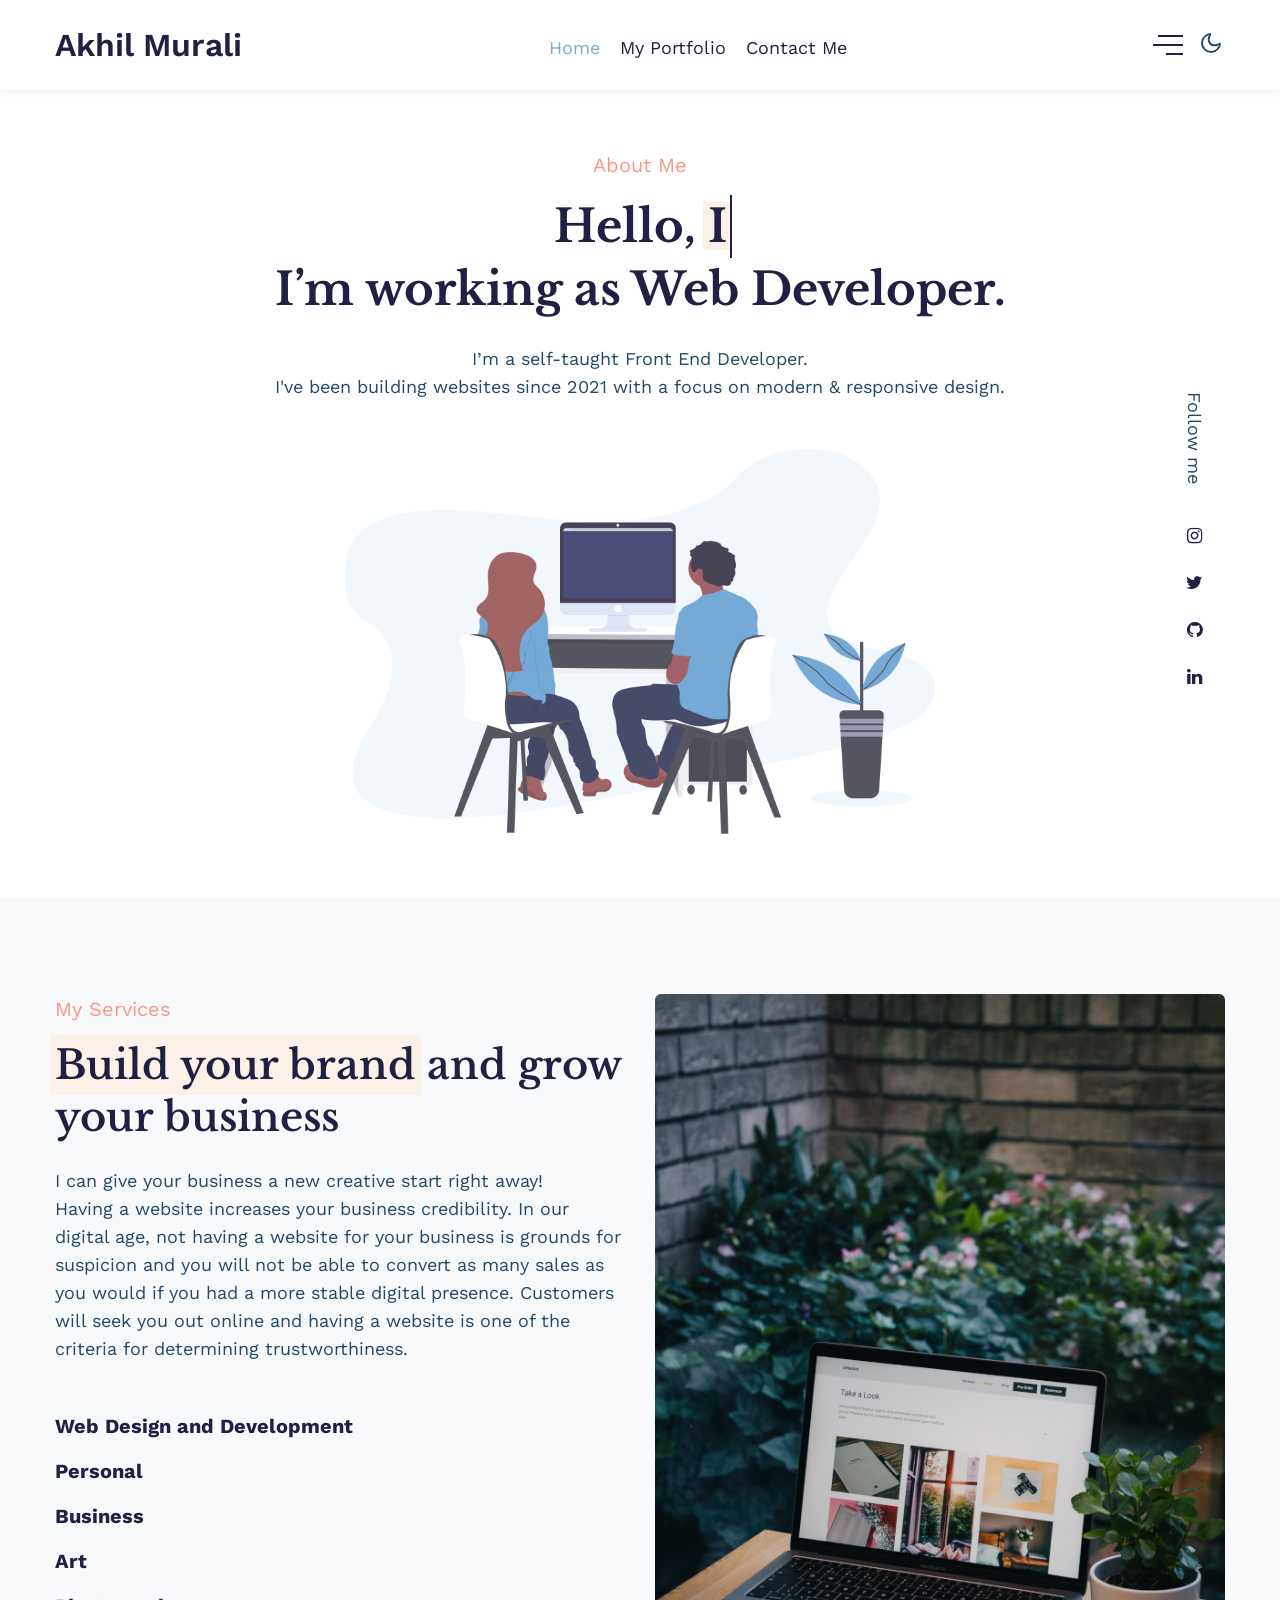
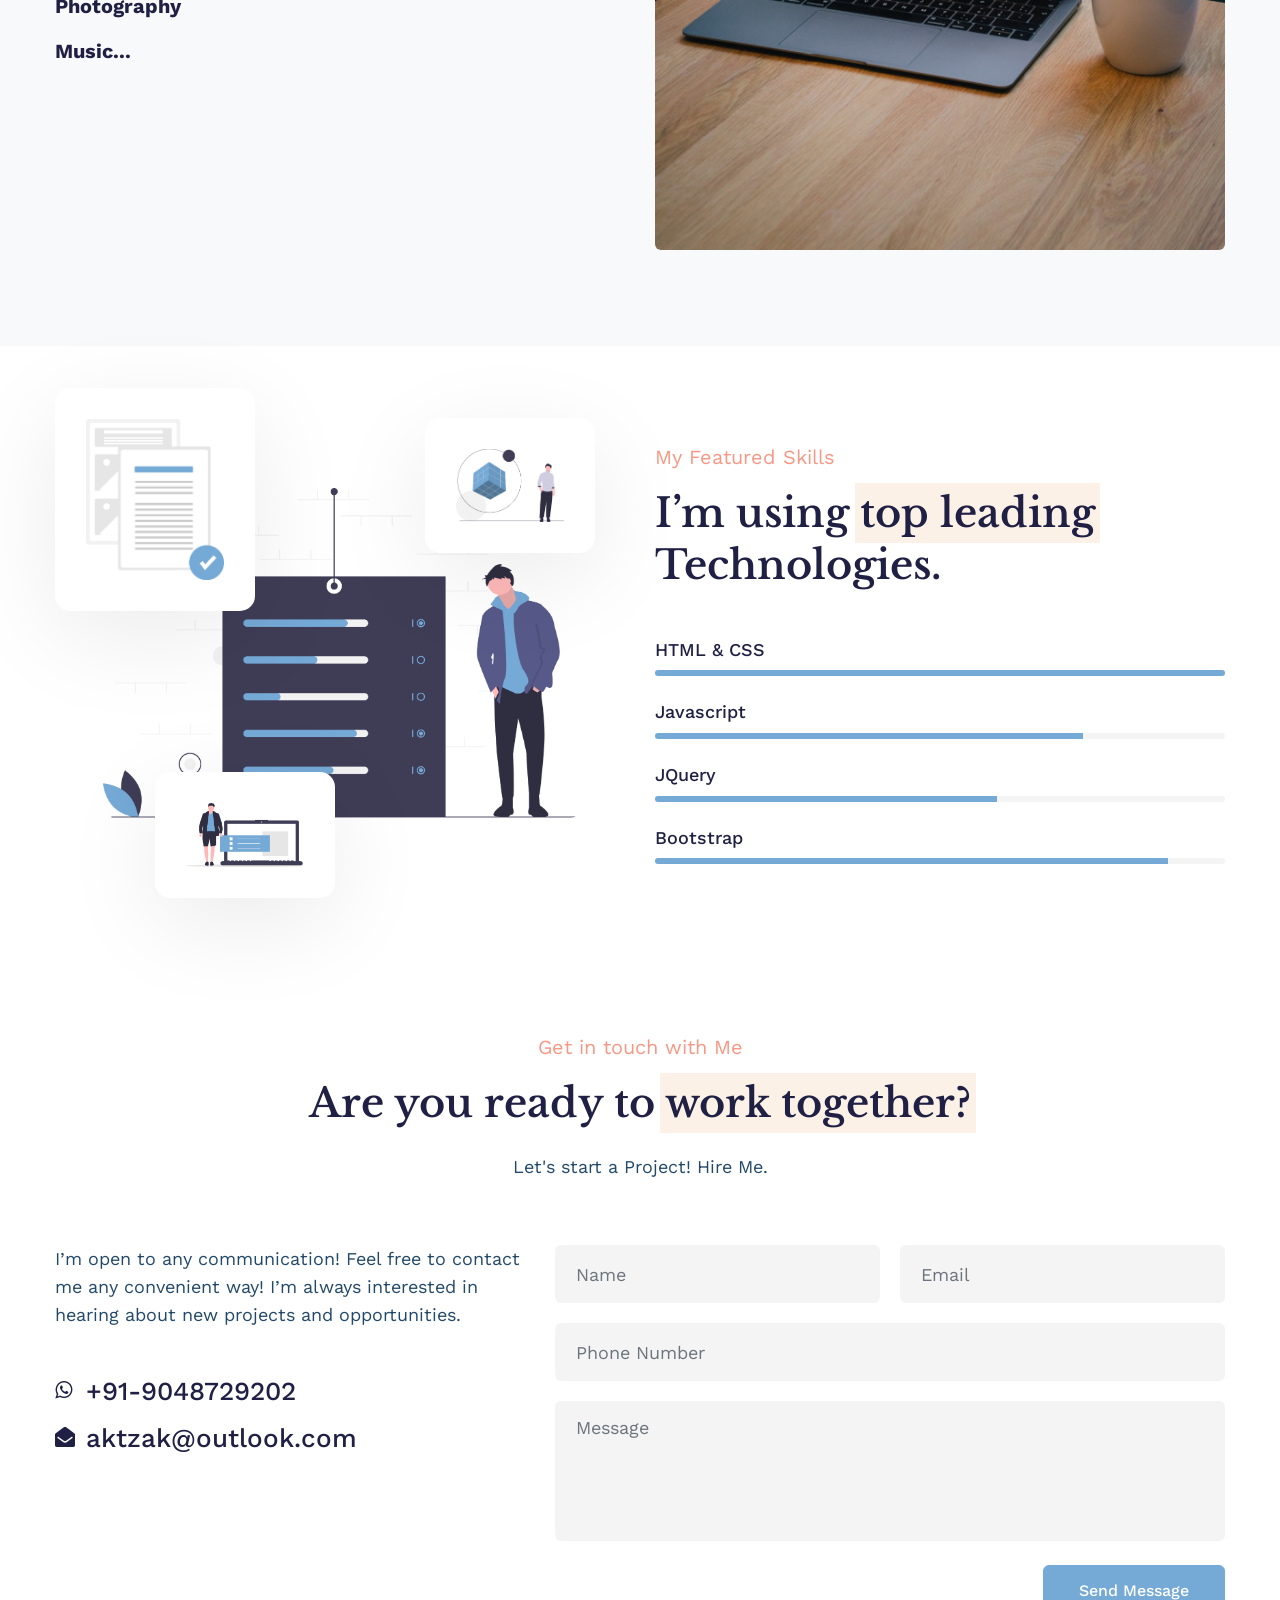
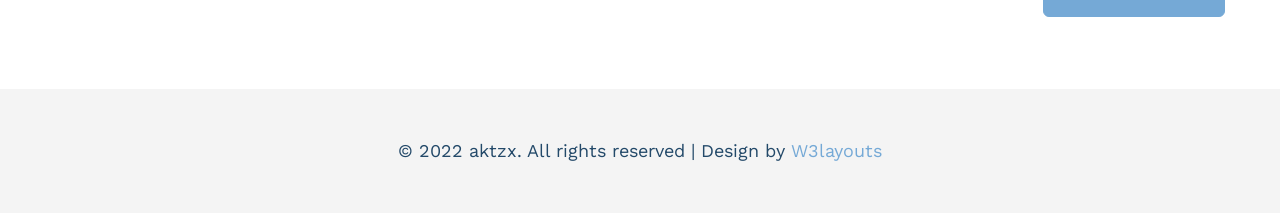
<file: index.html>
<!--
Author: W3layouts
Author URL: http://w3layouts.com
-->
<!doctype html>
<html lang="en">
  <head>
    <!-- Required meta tags -->
    <meta charset="utf-8">
    <meta name="viewport" content="width=device-width, initial-scale=1, shrink-to-fit=no">

    <title>aktzx</title>
    <link rel="icon" href="/assets/images/aktzx-icon.png" type="image">
    <!-- Google fonts -->
    <link href="//fonts.googleapis.com/css2?family=Work+Sans:wght@300;400;500&display=swap" rel="stylesheet">
    <link href="//fonts.googleapis.com/css2?family=Libre+Baskerville:wght@400;700&display=swap" rel="stylesheet">
     
    <!-- Template CSS -->
    <link rel="stylesheet" href="assets/css/style-starter.css">

    
  </head>
  <body>
<!--header-->
<header id="site-header" class="fixed-top">
  <div class="container">
    <nav class="navbar navbar-expand-lg navbar-light stroke">
      <a class="navbar-brand" href="index.html">
        <span>Akhil Murali</span>
      </a>
      <!-- if logo is image enable this   
        <a class="navbar-brand" href="#index.html">
            <img src="image-path" alt="Your logo" title="Your logo" style="height:35px;" />
        </a> -->
      <button class="navbar-toggler collapsed" type="button" data-toggle="collapse" data-target="#navbarNav"
        aria-controls="navbarNav" aria-expanded="false" aria-label="Toggle navigation">
        <span class="fa icon-expand fa-bars"></span>
        <span class="fa icon-close fa-times"></span>
      </button>

      <div class="collapse navbar-collapse" id="navbarNav">
        <ul class="navbar-nav ml-auto">
          <li class="nav-item active">
            <a class="nav-link" href="index.html">Home </a>
          </li>
          <li class="nav-item @@portfolio__active">
            <a class="nav-link" href="portfolio.html">My Portfolio</a>
          </li>
          <li class="nav-item @@c__active">
            <a class="nav-link" href="#contact">Contact me</a>
          </li>
        </ul>
      </div>

      <div class="collapse navbar-collapse" id="navbarTogglerDemo02">
        <div class="popup ml-auto">
          <a href="#menu" class="domain" data-toggle="modal" data-target="#DomainModal">
            <div class="hamburger">
              <span class="top-bar"></span>
              <span class="middle-bar"></span>
              <span class="bottom-bar"></span>
            </div>
          </a>
        </div>
      </div>

      <!-- toggle switch for light and dark theme -->
      <div class="mobile-position ml-lg-2">
        <nav class="navigation">
          <div class="theme-switch-wrapper">
            <label class="theme-switch" for="checkbox">
              <input type="checkbox" id="checkbox">
              <div class="mode-container">
                <i class="gg-sun"></i>
                <i class="gg-moon"></i>
              </div>
            </label>
          </div>
        </nav>
      </div>
      <!-- //toggle switch for light and dark theme -->
    </nav>
  </div>
</header>
<!--/header-->
<div class="header-gap">

</div>


<!-- Domain Modal -->
<div class="modal right fade" id="DomainModal" tabindex="-1" role="dialog" aria-labelledby="DomainModalLabel2">
  <div class="modal-dialog" role="document">
    <div class="modal-content">

      <button type="button" class="close" data-dismiss="modal" aria-label="Close"><span
          aria-hidden="true">&times;</span></button>

      <div class="modal-body">
        <div class="modal__content">
          <a class="navbar-brand"> <span>Akhil Murali </span></a>
          <!-- if logo is image enable this   
            <h2 class="logo">
              <img src="image-path" alt="Your logo" title="Your logo" style="height:35px;" />
            </h2> -->
          <p class="mt-md-3 mt-2">I Would Love to make your Ideas real. Contact me and we will discuss your projects!
          </p>

          <img src="assets/images/banner.png" alt="" class="img-fluid mt-5">

          <div class="widget-social-icons mt-sm-5 mt-4">
            <ul class="icon-rounded address">
              <li class="mt-3">
                <p><span class="fa fa-whatsapp"></span> <a href="https://api.whatsapp.com/send?phone=919048729202">+91-9048729202</a></p>
              </li>
              <li class="mt-2">
                <p><span class="fa fa-envelope-open"></span> <a href="mailto:aktzak@outlook.com">aktzak@outlook.com</a></p>
              </li>
            </ul>
          </div>
          <div class="widget-social-icons mt-sm-5 mt-4">
            <ul class="follow-social">
              
              <li><a href="https://www.instagram.com/aktz_x/"><span class="fa fa-instagram"></span></a></li>
              <li><a href="https://twitter.com/aktzx_x"><span class="fa fa-twitter"></span></a></li>
              <li><a href="https://github.com/aktzx"><span class="fa fa-github"></span></a></li>
              <li><a href="https://www.linkedin.com/in/akhil-murali-930342247/"><span class="fa fa-linkedin"></span></a></li>
          </ul>
          </div>


        </div>
      </div>
    </div>
    <!-- //modal-content -->
  </div>
  <!-- //modal-dialog -->
</div>
<!-- //Domain modal -->
<!-- banner section -->
<section id="home" class="w3l-banner pb-5">
    <div class="container pb-md-3">
        <div class="banner-wrapper text-center">
            <div class="">
                <span class="text">About Me</span>
                <h1 class="mb-4 title">Hello, <span class="type-js"><span class="text-js">I’m Akhil</span></span><br>
                    I’m working as Web Developer.</h1>
                <p class="mx-lg-5">I’m a self-taught Front End Developer. <br> I've been building websites since 2021 with a focus on modern & responsive design. 
                </p>
            </div>
            <div class="row">
              <div class="col-lg-8 mx-lg-auto col-md-10">
                <img src="assets/images/banner.png" alt="" class="img-fluid mt-lg-5 mt-3">
              </div>
            </div>
            <ul class="follow-social">
                <li><p>Follow me </p></li>
                <li><a href="https://www.instagram.com/aktz_x/"><span class="fa fa-instagram"></span></a></li>
                <li><a href="https://twitter.com/aktzx_x"><span class="fa fa-twitter"></span></a></li>
                <li><a href="https://github.com/aktzx"><span class="fa fa-github"></span></a></li>
                <li><a href="https://www.linkedin.com/in/akhil-murali-930342247/"><span class="fa fa-linkedin"></span></a></li>
            </ul>
        </div>
    </div>
</section>
<!-- //banner section -->
<!-- home page about section -->
<section class="w3l-homeblock1" id="about">
    <div class="midd-w3 py-5">
        <div class="container py-lg-5 py-md-3">
            <div class="row">
                <div class="col-lg-6">
                    <span class="text">My Services</span>
                    <h3 class="title-big"><span>Build your brand</span> and grow your business</h3>
                    <p class="mt-4">I can give your business a new creative start right away! <br> Having a website increases your business credibility. In our digital age, not having a website for your business is grounds for suspicion and you will not be able to convert as many sales as you would if you had a more stable digital presence. Customers will seek you out online and having a website is one of the criteria for determining trustworthiness. </p>
                    <ul class="service-list mt-md-5 mt-4">
                        <li class="service-link"><a href="#">Web Design and Development</a></li>
                        <li class="service-link"><a href="#">Personal</a></li>
                        <li class="service-link"><a href="#">Business</a></li>
                        <li class="service-link"><a href="#">Art</a></li>
                        <li class="service-link"><a href="#">Photography</a></li>
                        <li class="service-link"><a href="#">Music...</a></li>
                    </ul>
                    
                </div>
                <div class="col-lg-6 mt-lg-0 mt-5">
                    <div class="position-relative">
                        <img src="assets/images/about.jpg" alt="" class="radius-image img-fluid">
                    </div>
                </div>
            </div>
        </div>
    </div>
</section>
<!-- //home page about section -->

<!-- home page about section -->
<section class="w3l-homeblock2" id="skills">
    <div class="midd-w3 py-5">
        <div class="container py-lg-5 py-md-3">
            <div class="row">
                <div class="col-lg-6 align-self">
                    <div class="position-relative px-lg-5 mx-lg-0 mx-md-5 image-padding">
                        <img src="assets/images/skills.png" alt="" class="radius-image img-fluid">
                        <div class="position-absolute-images">
                            <img src="assets/images/file.png" class="img-fluid pos-img" alt="" />
                            <img src="assets/images/file1.png" class="img-fluid pos-img1" alt="" />
                            <img src="assets/images/file2.png" class="img-fluid pos-img2" alt="" />
                        </div>
                    </div>
                </div>
                <div class="col-lg-6 mt-lg-0 mt-md-5 mt-4">
                    <span class="text">My Featured Skills</span>
                    <h3 class="title-big">I’m using <span>top leading</span>
                        Technologies.</h3>
                    
                    <div class="skills-bars mt-5">
                        <div class="progress-info">
                            <h6 class="progress-tittle">HTML &amp; CSS</h6>
                            <div class="progress">
                                <div class="progress-bar progress-bar-striped" role="progressbar" style="width: 100%" aria-valuenow="80" aria-valuemin="0" aria-valuemax="100">
                                </div>
                            </div>
                        </div>
                        <div class="progress-info">
                            <h6 class="progress-tittle">Javascript
                            </h6>
                            <div class="progress">
                                <div class="progress-bar progress-bar-striped" role="progressbar" style="width: 75%" aria-valuenow="95" aria-valuemin="0" aria-valuemax="100">
                                </div>
                            </div>
                        </div>
                        <div class="progress-info">
                            <h6 class="progress-tittle">JQuery</h6>
                            <div class="progress">
                                <div class="progress-bar progress-bar-striped" role="progressbar" style="width: 60%" aria-valuenow="55" aria-valuemin="0" aria-valuemax="100">
                                </div>
                            </div>
                        </div>
                        <div class="progress-info mb-0">
                            <h6 class="progress-tittle">Bootstrap</h6>
                            <div class="progress">
                                <div class="progress-bar progress-bar-striped" role="progressbar" style="width: 90%" aria-valuenow="80" aria-valuemin="0" aria-valuemax="100">
                                </div>
                            </div>
                        </div>
                    </div>
                </div>
            </div>
        </div>
    </div>
</section>
<!-- //home page about section -->



<!-- home page contact section -->
<section class="w3l-contactblock" id="contact">
    <div class="midd-w3 py-5">
        <div class="container py-lg-4 py-md-3">
            <div class="contact-heading text-center">
                <span class="text">Get in touch with Me </span>
                <h3 class="title-big">Are you ready to <span>work together?</span></h3>
                <p class="mt-4">Let's start a Project! Hire Me.</p>
            </div>
            <div class="row mt-md-5 mt-4 pt-lg-3">
                <div class="col-lg-5">
                    <p>I’m open to any communication! Feel free to contact me any convenient way!
                        I’m always interested in hearing about new projects and opportunities.
                    </p>
                    <ul class="address mt-md-5 mt-4">
                        <li class="mb-3">
                            <p><span class="fa fa-whatsapp"></span> <a href="https://api.whatsapp.com/send?phone=919048729202">+91-9048729202</a></p>
                        </li>
                        <li class="mb-4">
                            <p><span class="fa fa-envelope-open"></span> <a href="mailto:aktzak@outlook.com">aktzak@outlook.com</a></p>
                        </li>
                        
                    </ul>

                </div>
                <div class="col-lg-7 mt-lg-0 mt-md-5 mt-4">
                    <form action="" id="submit-form">
                        <div class="twice-two">
                            <input type="text" class="form-control" name="name" id="fname" placeholder="Name"
                                required="">
                            <input type="email" class="form-control" name="email" id="femail" placeholder="Email"
                                required="">
                        </div>
                        <div class="twice">
                            <input type="tel" class="form-control" name="phn" id="fphone"
                                placeholder="Phone Number" >
                        </div>
                        <textarea name="message" class="form-control" id="fmessage" placeholder="Message"
                            required=""></textarea>
                        <div class="text-right">
                            <button type="submit" class="btn btn-secondary btn-style mt-4">Send Message</button>
                        </div>
                    </form>
                </div>
            </div>
        </div>
    </div>
</section>
<!-- //home page contact section -->
<div class="copyright py-sm-5 py-4 text-center">
  <div class="container">
    <p class="copy-footer-29">© 2022 aktzx. All rights reserved | Design by <a
        href="https://w3layouts.com">W3layouts</a></p>
  </div>
</div>
<!-- move top -->
<button onclick="topFunction()" id="movetop" title="Go to top">
  <span class="fa fa-angle-up"></span>
</button>
<script>
  // When the user scrolls down 20px from the top of the document, show the button
  window.onscroll = function () {
    scrollFunction()
  };

  function scrollFunction() {
    if (document.body.scrollTop > 20 || document.documentElement.scrollTop > 20) {
      document.getElementById("movetop").style.display = "block";
    } else {
      document.getElementById("movetop").style.display = "none";
    }
  }

  // When the user clicks on the button, scroll to the top of the document
  function topFunction() {
    document.body.scrollTop = 0;
    document.documentElement.scrollTop = 0;
  }
</script>
<!-- /move top -->

<!-- jQuery and Bootstrap JS -->
<script src="https://code.jquery.com/jquery-3.6.1.min.js" integrity="sha256-o88AwQnZB+VDvE9tvIXrMQaPlFFSUTR+nldQm1LuPXQ=" crossorigin="anonymous"></script>

<script src="assets/js/theme-change.js"></script><!-- theme switch js (light and dark)-->


<!-- owlcarousel -->
<script src="assets/js/owl.carousel.js"></script>

<!-- script for tesimonials carousel slider -->
<script>
  $(document).ready(function () {
    $("#owl-demo1").owlCarousel({
      loop: true,
      nav: false,
      responsiveClass: true,
      responsive: {
        0: {
          items: 1,
          nav: false
        },
        736: {
          items: 1,
          nav: false
        }
      }
    })
  })
</script>
<!-- //script for tesimonials carousel slider -->

<!-- script for portfolio slider -->
<script>
  $(document).ready(function () {
    $("#owl-portfolio").owlCarousel({
      loop: true,
      margin: 20,
      nav: false,
      responsiveClass: true,
      responsive: {
        0: {
          items: 1,
          nav: false
        },
        568: {
          items: 2,
          nav: false
        },
        1080: {
          items: 3,
          nav: false
        }
      }
    })
  })
</script>
<!-- //script for portfolio slider -->

<!-- script for featured posts blog slider -->
<script>
  $(document).ready(function () {
    $('.owl-testimonial').owlCarousel({
      loop: true,
      margin: 0,
      nav: true,
      responsiveClass: true,
      autoplay: false,
      autoplayTimeout: 5000,
      autoplaySpeed: 1000,
      autoplayHoverPause: false,
      responsive: {
        0: {
          items: 1,
          nav: false
        },
        480: {
          items: 1,
          nav: false
        },
        667: {
          items: 1,
          nav: false
        },
        1000: {
          items: 1,
          nav: false
        }
      }
    })
  })
</script>
<!-- //script for featured posts blog slider -->

<!-- script for banner typing text -->
<script>
  function autoType(elementClass, typingSpeed) {
    var thhis = $(elementClass);
    thhis.css({
      "position": "relative",
      "display": "inline-block"
    });
    thhis.prepend('<div class="cursor" style="right: initial; left:0;"></div>');
    thhis = thhis.find(".text-js");
    var text = thhis.text().trim().split('');
    var amntOfChars = text.length;
    var newString = "";
    thhis.text("|");
    setTimeout(function () {
      thhis.css("opacity", 1);
      thhis.prev().removeAttr("style");
      thhis.text("");
      for (var i = 0; i < amntOfChars; i++) {
        (function (i, char) {
          setTimeout(function () {
            newString += char;
            thhis.text(newString);
          }, i * typingSpeed);
        })(i + 1, text[i]);
      }
    }, 1500);
  }

  $(document).ready(function () {
    // Now to start autoTyping just call the autoType function with the 
    // class of outer div
    // The second paramter is the speed between each letter is typed.   
    autoType(".type-js", 200);
  });
</script>
<!-- //script for banner typing text -->


<!-- disable body scroll which navbar is in active -->
<script>
  $(function () {
    $('.navbar-toggler').click(function () {
      $('body').toggleClass('noscroll');
    })
  });
</script>
<!-- disable body scroll which navbar is in active -->

<!-- MENU-JS -->
<script>
  $(window).on("scroll", function () {
    var scroll = $(window).scrollTop();

    if (scroll >= 80) {
      $("#site-header").addClass("nav-fixed");
    } else {
      $("#site-header").removeClass("nav-fixed");
    }
  });

  //Main navigation Active Class Add Remove
  $(".navbar-toggler").on("click", function () {
    $("header").toggleClass("active");
  });
  $(document).on("ready", function () {
    if ($(window).width() > 991) {
      $("header").removeClass("active");
    }
    $(window).on("resize", function () {
      if ($(window).width() > 991) {
        $("header").removeClass("active");
      }
    });
  });
</script>
<!-- //MENU-JS -->

<!-- bootstrap -->
<script src="assets/js/bootstrap.min.js"></script>
 <!-- Form submission JS-->
 
 <script>
  $("#submit-form").submit((e)=>{
      e.preventDefault()
      $.ajax({
          url:"https://script.google.com/macros/s/AKfycbzoxxogRW0OnSHK2kLVG12y85VjS0XW7xXcOCB98VZon_LKtvKtRE0OHw0R_HGn8Kdn5A/exec",
          data:$("#submit-form").serialize(),
          method:"post",
          success:function (response){
              alert("Thank you for contacting! I will get back to you soon!")
              $("#submit-form")[0].reset();
              //window.location.reload()
              //window.location.href="https://google.com"
          },
          error:function (err){
              alert("Something Error")

          }
      })
  })
</script>

</body>

</html>
</file>
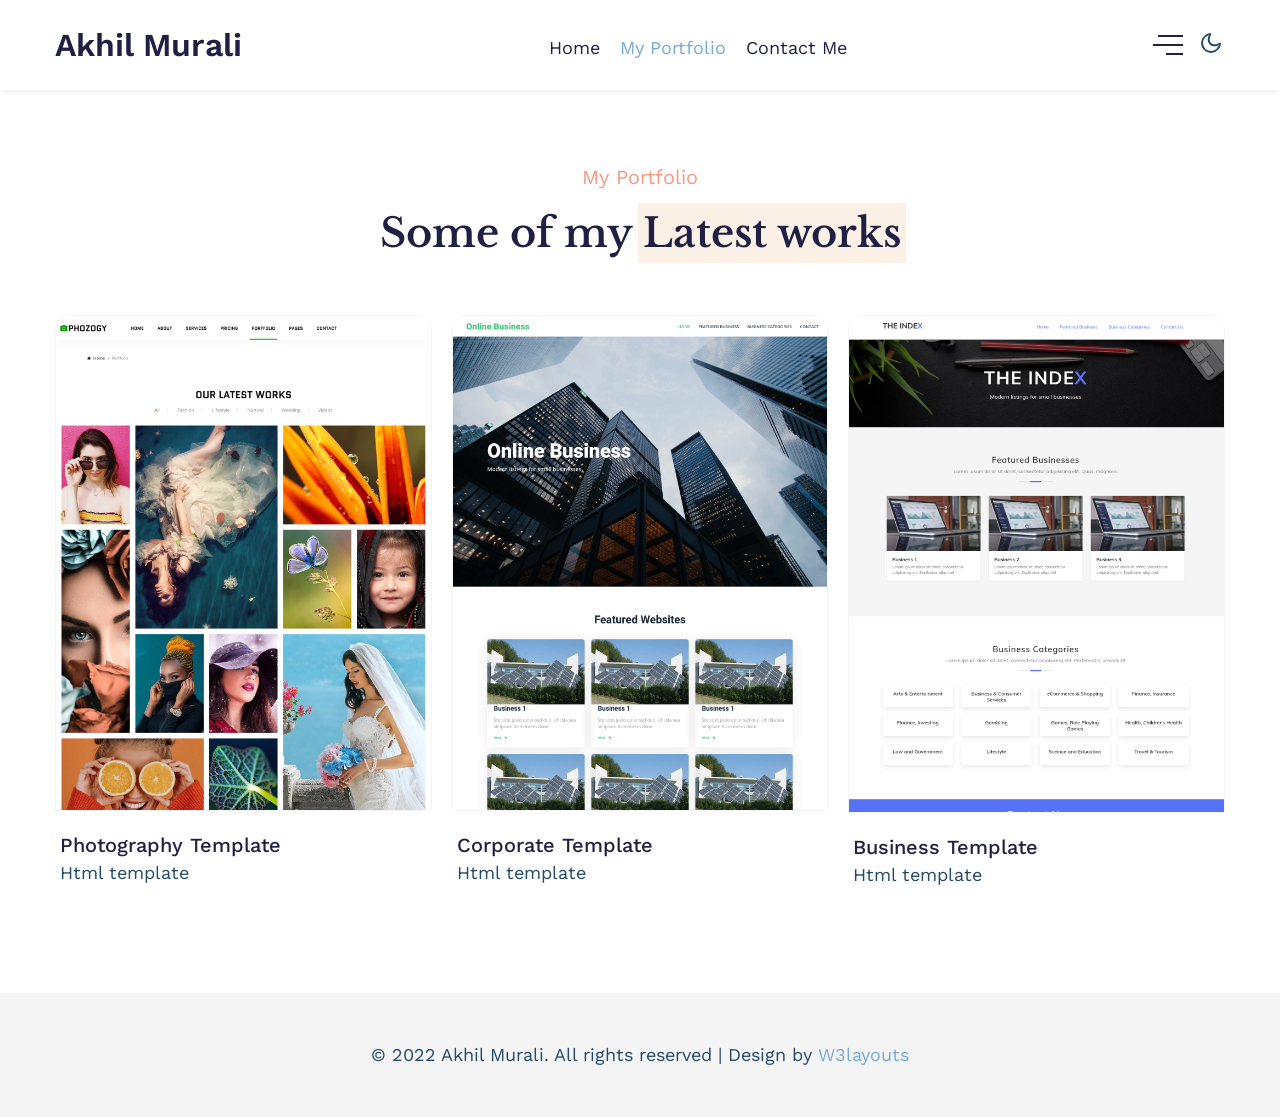
<file: portfolio.html>
<!--
Author: W3layouts
Author URL: http://w3layouts.com
-->
<!doctype html>
<html lang="en">
  <head>
    <!-- Required meta tags -->
    <meta charset="utf-8">
    <meta name="viewport" content="width=device-width, initial-scale=1, shrink-to-fit=no">

    <title>Akhil Murali</title>

    <!-- Google fonts -->
    <link href="//fonts.googleapis.com/css2?family=Work+Sans:wght@300;400;500&display=swap" rel="stylesheet">
    <link href="//fonts.googleapis.com/css2?family=Libre+Baskerville:wght@400;700&display=swap" rel="stylesheet">

    <!-- Template CSS -->
    <link rel="stylesheet" href="assets/css/style-starter.css">
  </head>
  <body>
<!--header-->
<header id="site-header" class="fixed-top">
  <div class="container">
    <nav class="navbar navbar-expand-lg navbar-light stroke">
      <a class="navbar-brand" href="index.html">
        <span>Akhil Murali</span>
      </a>
      <!-- if logo is image enable this   
        <a class="navbar-brand" href="#index.html">
            <img src="image-path" alt="Your logo" title="Your logo" style="height:35px;" />
        </a> -->
      <button class="navbar-toggler collapsed" type="button" data-toggle="collapse" data-target="#navbarNav"
        aria-controls="navbarNav" aria-expanded="false" aria-label="Toggle navigation">
        <span class="fa icon-expand fa-bars"></span>
        <span class="fa icon-close fa-times"></span>
      </button>

      <div class="collapse navbar-collapse" id="navbarNav">
        <ul class="navbar-nav ml-auto">
          <li class="nav-item @@home__active">
            <a class="nav-link" href="index.html">Home </a>
          </li>
          <li class="nav-item active">
            <a class="nav-link" href="portfolio.html">My Portfolio</a>
          </li>
          <li class="nav-item @@c__active">
            <a class="nav-link" href="index.html#contact">Contact me</a>
          </li>
        </ul>
      </div>

      <div class="collapse navbar-collapse" id="navbarTogglerDemo02">
        <div class="popup ml-auto">
          <a href="#menu" class="domain" data-toggle="modal" data-target="#DomainModal">
            <div class="hamburger">
              <span class="top-bar"></span>
              <span class="middle-bar"></span>
              <span class="bottom-bar"></span>
            </div>
          </a>
        </div>
      </div>

      <!-- toggle switch for light and dark theme -->
      <div class="mobile-position ml-lg-2">
        <nav class="navigation">
          <div class="theme-switch-wrapper">
            <label class="theme-switch" for="checkbox">
              <input type="checkbox" id="checkbox">
              <div class="mode-container">
                <i class="gg-sun"></i>
                <i class="gg-moon"></i>
              </div>
            </label>
          </div>
        </nav>
      </div>
      <!-- //toggle switch for light and dark theme -->
    </nav>
  </div>
</header>
<!--/header-->
<div class="header-gap">

</div>


<!-- Domain Modal -->
<div class="modal right fade" id="DomainModal" tabindex="-1" role="dialog" aria-labelledby="DomainModalLabel2">
  <div class="modal-dialog" role="document">
    <div class="modal-content">

      <button type="button" class="close" data-dismiss="modal" aria-label="Close"><span
          aria-hidden="true">&times;</span></button>

      <div class="modal-body">
        <div class="modal__content">
          <a class="navbar-brand"> <span>Akhil Murali </span></a>
          <!-- if logo is image enable this   
            <h2 class="logo">
              <img src="image-path" alt="Your logo" title="Your logo" style="height:35px;" />
            </h2> -->
          <p class="mt-md-3 mt-2">I Would Love to make your Ideas real. Contact me and we will discuss your projects!
          </p>

          <img src="assets/images/banner.png" alt="" class="img-fluid mt-5">

          <div class="widget-social-icons mt-sm-5 mt-4">
            <ul class="icon-rounded address">
              <li class="mt-3">
                <p><span class="fa fa-whatsapp"></span> <a href="https://api.whatsapp.com/send?phone=919048729202">+91-9048729202</a></p>
              </li>
              <li class="mt-2">
                <p><span class="fa fa-envelope-open"></span> <a href="mailto:aktzak@outlook.com">aktzak@outlook.com</a></p>
              </li>
            </ul>
          </div>
          <div class="widget-social-icons mt-sm-5 mt-4">
            <ul class="follow-social">
            
              <li><a href="https://www.instagram.com/aktz_x/"><span class="fa fa-instagram"></span></a></li>
              <li><a href="https://twitter.com/aktzx_x"><span class="fa fa-twitter"></span></a></li>
              <li><a href="https://github.com/aktzx"><span class="fa fa-github"></span></a></li>
              <li><a href="https://www.linkedin.com/in/akhil-murali-930342247/"><span class="fa fa-linkedin"></span></a></li>
          </ul>
          </div>


        </div>
      </div>
    </div>
    <!-- //modal-content -->
  </div>
  <!-- //modal-dialog -->
</div>
<!-- //Domain modal -->
<!-- home page portfolio section -->
<section class="w3l-portflioblock" id="awards">
    <div class="midd-w3 py-5">
        <div class="container py-lg-4 py-md-3">
            <div class="contact-heading text-center mb-5">
                <span class="text">My Portfolio </span>
                <h3 class="title-big">Some of my <span>Latest works</span></h3>
            </div>
            <div id="owl-portfolio" class="owl-carousel owl-theme mt-4 py-md-2 mb-4">
                <div class="item">
                    <div class="portfolio-content">
                        <a href="#url" class="grid-anchor">
                            <img src="assets/images/template3.png" class="img-fluid" alt="" />
                            <div class="template-info">
                                <h3>Photography Template</h3>
                                <p class="description">Html template</p>
                            </div>
                        </a>
                    </div>
                </div>
                <div class="item">
                    <div class="portfolio-content">
                        <a href="#url" class="grid-anchor">
                            <img src="assets/images/template2.png" class="img-fluid" alt="" />
                            <div class="template-info">
                                <h3>Corporate Template</h3>
                                <p class="description">Html template</p>
                            </div>
                        </a>
                    </div>
                </div>
                <div class="item">
                    <div class="portfolio-content">
                        <a href="#url" class="grid-anchor">
                            <img src="assets/images/template1.png" class="img-fluid" alt="" />
                            <div class="template-info">
                                <h3>Business Template</h3>
                                <p class="description">Html template</p>
                            </div>
                        </a>
                    </div>
                </div>
                
                
                
                
                
               
            </div>
        </div>
    </div>
</section>
<!-- //home page contact section -->
<div class="copyright py-sm-5 py-4 text-center">
  <div class="container">
    <p class="copy-footer-29">© 2022 Akhil Murali. All rights reserved | Design by <a
        href="https://w3layouts.com">W3layouts</a></p>
  </div>
</div>
<!-- move top -->
<button onclick="topFunction()" id="movetop" title="Go to top">
  <span class="fa fa-angle-up"></span>
</button>
<script>
  // When the user scrolls down 20px from the top of the document, show the button
  window.onscroll = function () {
    scrollFunction()
  };

  function scrollFunction() {
    if (document.body.scrollTop > 20 || document.documentElement.scrollTop > 20) {
      document.getElementById("movetop").style.display = "block";
    } else {
      document.getElementById("movetop").style.display = "none";
    }
  }

  // When the user clicks on the button, scroll to the top of the document
  function topFunction() {
    document.body.scrollTop = 0;
    document.documentElement.scrollTop = 0;
  }
</script>
<!-- /move top -->

<!-- jQuery and Bootstrap JS -->
<script src="https://code.jquery.com/jquery-3.6.1.min.js" integrity="sha256-o88AwQnZB+VDvE9tvIXrMQaPlFFSUTR+nldQm1LuPXQ=" crossorigin="anonymous"></script>

<script src="assets/js/theme-change.js"></script><!-- theme switch js (light and dark)-->


<!-- owlcarousel -->
<script src="assets/js/owl.carousel.js"></script>

<!-- script for tesimonials carousel slider -->
<script>
  $(document).ready(function () {
    $("#owl-demo1").owlCarousel({
      loop: true,
      nav: false,
      responsiveClass: true,
      responsive: {
        0: {
          items: 1,
          nav: false
        },
        736: {
          items: 1,
          nav: false
        }
      }
    })
  })
</script>
<!-- //script for tesimonials carousel slider -->

<!-- script for portfolio slider -->
<script>
  $(document).ready(function () {
    $("#owl-portfolio").owlCarousel({
      loop: true,
      margin: 20,
      nav: false,
      responsiveClass: true,
      responsive: {
        0: {
          items: 1,
          nav: false
        },
        568: {
          items: 2,
          nav: false
        },
        1080: {
          items: 3,
          nav: false
        }
      }
    })
  })
</script>
<!-- //script for portfolio slider -->

<!-- script for featured posts blog slider -->
<script>
  $(document).ready(function () {
    $('.owl-testimonial').owlCarousel({
      loop: true,
      margin: 0,
      nav: true,
      responsiveClass: true,
      autoplay: false,
      autoplayTimeout: 5000,
      autoplaySpeed: 1000,
      autoplayHoverPause: false,
      responsive: {
        0: {
          items: 1,
          nav: false
        },
        480: {
          items: 1,
          nav: false
        },
        667: {
          items: 1,
          nav: false
        },
        1000: {
          items: 1,
          nav: false
        }
      }
    })
  })
</script>
<!-- //script for featured posts blog slider -->

<!-- script for banner typing text -->
<script>
  function autoType(elementClass, typingSpeed) {
    var thhis = $(elementClass);
    thhis.css({
      "position": "relative",
      "display": "inline-block"
    });
    thhis.prepend('<div class="cursor" style="right: initial; left:0;"></div>');
    thhis = thhis.find(".text-js");
    var text = thhis.text().trim().split('');
    var amntOfChars = text.length;
    var newString = "";
    thhis.text("|");
    setTimeout(function () {
      thhis.css("opacity", 1);
      thhis.prev().removeAttr("style");
      thhis.text("");
      for (var i = 0; i < amntOfChars; i++) {
        (function (i, char) {
          setTimeout(function () {
            newString += char;
            thhis.text(newString);
          }, i * typingSpeed);
        })(i + 1, text[i]);
      }
    }, 1500);
  }

  $(document).ready(function () {
    // Now to start autoTyping just call the autoType function with the 
    // class of outer div
    // The second paramter is the speed between each letter is typed.   
    autoType(".type-js", 200);
  });
</script>
<!-- //script for banner typing text -->


<!-- disable body scroll which navbar is in active -->
<script>
  $(function () {
    $('.navbar-toggler').click(function () {
      $('body').toggleClass('noscroll');
    })
  });
</script>
<!-- disable body scroll which navbar is in active -->

<!-- MENU-JS -->
<script>
  $(window).on("scroll", function () {
    var scroll = $(window).scrollTop();

    if (scroll >= 80) {
      $("#site-header").addClass("nav-fixed");
    } else {
      $("#site-header").removeClass("nav-fixed");
    }
  });

  //Main navigation Active Class Add Remove
  $(".navbar-toggler").on("click", function () {
    $("header").toggleClass("active");
  });
  $(document).on("ready", function () {
    if ($(window).width() > 991) {
      $("header").removeClass("active");
    }
    $(window).on("resize", function () {
      if ($(window).width() > 991) {
        $("header").removeClass("active");
      }
    });
  });
</script>
<!-- //MENU-JS -->

<!-- bootstrap -->
<script src="assets/js/bootstrap.min.js"></script>

</body>

</html>
</file>
<file: assets/css/style-starter.css>
@charset "UTF-8";
/*--
Author: W3layouts
Author URL: http://w3layouts.com
--*/
/*!
 * Bootstrap v4.4.1 (https://getbootstrap.com/)
 * Copyright 2011-2019 The Bootstrap Authors
 * Copyright 2011-2019 Twitter, Inc.
 * Licensed under MIT (https://github.com/twbs/bootstrap/blob/master/LICENSE)
 */
:root {
  --blue: #007bff;
  --indigo: #6610f2;
  --purple: #6f42c1;
  --pink: #e83e8c;
  --red: #dc3545;
  --orange: #fd7e14;
  --yellow: #ffc107;
  --green: #28a745;
  --teal: #20c997;
  --cyan: #17a2b8;
  --white: #fff;
  --gray: #6c757d;
  --gray-dark: #343a40;
  --primary: #f79784;
  --secondary: #75a9d6;
  --success: #28a745;
  --info: #17a2b8;
  --warning: #ffc107;
  --danger: #dc3545;
  --light: #f8f9fa;
  --dark: #343a40;
  --breakpoint-xs: 0;
  --breakpoint-sm: 576px;
  --breakpoint-md: 768px;
  --breakpoint-lg: 992px;
  --breakpoint-xl: 1200px;
  --font-family-sans-serif: -apple-system, BlinkMacSystemFont, "Segoe UI", Roboto, "Helvetica Neue", Arial, "Noto Sans", sans-serif, "Apple Color Emoji", "Segoe UI Emoji", "Segoe UI Symbol", "Noto Color Emoji";
  --font-family-monospace: SFMono-Regular, Menlo, Monaco, Consolas, "Liberation Mono", "Courier New", monospace; }

*,
*::before,
*::after {
  box-sizing: border-box; }

html {
  font-family: sans-serif;
  line-height: 1.15;
  -webkit-text-size-adjust: 100%;
  -webkit-tap-highlight-color: rgba(0, 0, 0, 0); }

article, aside, figcaption, figure, footer, header, hgroup, main, nav, section {
  display: block; }

body {
  margin: 0;
  font-family: -apple-system, BlinkMacSystemFont, "Segoe UI", Roboto, "Helvetica Neue", Arial, "Noto Sans", sans-serif, "Apple Color Emoji", "Segoe UI Emoji", "Segoe UI Symbol", "Noto Color Emoji";
  font-size: 1rem;
  font-weight: 400;
  line-height: 1.5;
  color: #212529;
  text-align: left;
  background-color: #fff; }

[tabindex="-1"]:focus:not(:focus-visible) {
  outline: 0 !important; }

hr {
  box-sizing: content-box;
  height: 0;
  overflow: visible; }

h1, h2, h3, h4, h5, h6 {
  margin-top: 0;
  margin-bottom: 0.5rem; }

p {
  margin-top: 0;
  margin-bottom: 1rem; }

abbr[title],
abbr[data-original-title] {
  text-decoration: underline;
  -webkit-text-decoration: underline dotted;
          text-decoration: underline dotted;
  cursor: help;
  border-bottom: 0;
  -webkit-text-decoration-skip-ink: none;
          text-decoration-skip-ink: none; }

address {
  margin-bottom: 1rem;
  font-style: normal;
  line-height: inherit; }

ol,
ul,
dl {
  margin-top: 0;
  margin-bottom: 1rem; }

ol ol,
ul ul,
ol ul,
ul ol {
  margin-bottom: 0; }

dt {
  font-weight: 700; }

dd {
  margin-bottom: .5rem;
  margin-left: 0; }

blockquote {
  margin: 0 0 1rem; }

b,
strong {
  font-weight: bolder; }

small {
  font-size: 80%; }

sub,
sup {
  position: relative;
  font-size: 75%;
  line-height: 0;
  vertical-align: baseline; }

sub {
  bottom: -.25em; }

sup {
  top: -.5em; }

a {
  color: #f79784;
  text-decoration: none;
  background-color: transparent; }
  a:hover {
    color: #f25a3c;
    text-decoration: underline; }

a:not([href]) {
  color: inherit;
  text-decoration: none; }
  a:not([href]):hover {
    color: inherit;
    text-decoration: none; }

pre,
code,
kbd,
samp {
  font-family: SFMono-Regular, Menlo, Monaco, Consolas, "Liberation Mono", "Courier New", monospace;
  font-size: 1em; }

pre {
  margin-top: 0;
  margin-bottom: 1rem;
  overflow: auto; }

figure {
  margin: 0 0 1rem; }

img {
  vertical-align: middle;
  border-style: none; }

svg {
  overflow: hidden;
  vertical-align: middle; }

table {
  border-collapse: collapse; }

caption {
  padding-top: 0.75rem;
  padding-bottom: 0.75rem;
  color: #6c757d;
  text-align: left;
  caption-side: bottom; }

th {
  text-align: inherit; }

label {
  display: inline-block;
  margin-bottom: 0.5rem; }

button {
  border-radius: 0; }

button:focus {
  outline: 1px dotted;
  outline: 5px auto -webkit-focus-ring-color; }

input,
button,
select,
optgroup,
textarea {
  margin: 0;
  font-family: inherit;
  font-size: inherit;
  line-height: inherit; }

button,
input {
  overflow: visible; }

button,
select {
  text-transform: none; }

select {
  word-wrap: normal; }

button,
[type="button"],
[type="reset"],
[type="submit"] {
  -webkit-appearance: button; }

button:not(:disabled),
[type="button"]:not(:disabled),
[type="reset"]:not(:disabled),
[type="submit"]:not(:disabled) {
  cursor: pointer; }

button::-moz-focus-inner,
[type="button"]::-moz-focus-inner,
[type="reset"]::-moz-focus-inner,
[type="submit"]::-moz-focus-inner {
  padding: 0;
  border-style: none; }

input[type="radio"],
input[type="checkbox"] {
  box-sizing: border-box;
  padding: 0; }

input[type="date"],
input[type="time"],
input[type="datetime-local"],
input[type="month"] {
  -webkit-appearance: listbox; }

textarea {
  overflow: auto;
  resize: vertical; }

fieldset {
  min-width: 0;
  padding: 0;
  margin: 0;
  border: 0; }

legend {
  display: block;
  width: 100%;
  max-width: 100%;
  padding: 0;
  margin-bottom: .5rem;
  font-size: 1.5rem;
  line-height: inherit;
  color: inherit;
  white-space: normal; }
  @media (max-width: 1200px) {
    legend {
      font-size: calc(1.275rem + 0.3vw) ; } }

progress {
  vertical-align: baseline; }

[type="number"]::-webkit-inner-spin-button,
[type="number"]::-webkit-outer-spin-button {
  height: auto; }

[type="search"] {
  outline-offset: -2px;
  -webkit-appearance: none; }

[type="search"]::-webkit-search-decoration {
  -webkit-appearance: none; }

::-webkit-file-upload-button {
  font: inherit;
  -webkit-appearance: button; }

output {
  display: inline-block; }

summary {
  display: list-item;
  cursor: pointer; }

template {
  display: none; }

[hidden] {
  display: none !important; }

h1, h2, h3, h4, h5, h6,
.h1, .h2, .h3, .h4, .h5, .h6 {
  margin-bottom: 0.5rem;
  font-weight: 500;
  line-height: 1.2; }

h1, .h1 {
  font-size: 2.5rem; }
  @media (max-width: 1200px) {
    h1, .h1 {
      font-size: calc(1.375rem + 1.5vw) ; } }

h2, .h2 {
  font-size: 2rem; }
  @media (max-width: 1200px) {
    h2, .h2 {
      font-size: calc(1.325rem + 0.9vw) ; } }

h3, .h3 {
  font-size: 1.75rem; }
  @media (max-width: 1200px) {
    h3, .h3 {
      font-size: calc(1.3rem + 0.6vw) ; } }

h4, .h4 {
  font-size: 1.5rem; }
  @media (max-width: 1200px) {
    h4, .h4 {
      font-size: calc(1.275rem + 0.3vw) ; } }

h5, .h5 {
  font-size: 1.25rem; }

h6, .h6 {
  font-size: 1rem; }

.lead {
  font-size: 1.25rem;
  font-weight: 300; }

.display-1 {
  font-size: 6rem;
  font-weight: 300;
  line-height: 1.2; }
  @media (max-width: 1200px) {
    .display-1 {
      font-size: calc(1.725rem + 5.7vw) ; } }

.display-2 {
  font-size: 5.5rem;
  font-weight: 300;
  line-height: 1.2; }
  @media (max-width: 1200px) {
    .display-2 {
      font-size: calc(1.675rem + 5.1vw) ; } }

.display-3 {
  font-size: 4.5rem;
  font-weight: 300;
  line-height: 1.2; }
  @media (max-width: 1200px) {
    .display-3 {
      font-size: calc(1.575rem + 3.9vw) ; } }

.display-4 {
  font-size: 3.5rem;
  font-weight: 300;
  line-height: 1.2; }
  @media (max-width: 1200px) {
    .display-4 {
      font-size: calc(1.475rem + 2.7vw) ; } }

hr {
  margin-top: 1rem;
  margin-bottom: 1rem;
  border: 0;
  border-top: 1px solid rgba(0, 0, 0, 0.1); }

small,
.small {
  font-size: 80%;
  font-weight: 400; }

mark,
.mark {
  padding: 0.2em;
  background-color: #fcf8e3; }

.list-unstyled {
  padding-left: 0;
  list-style: none; }

.list-inline {
  padding-left: 0;
  list-style: none; }

.list-inline-item {
  display: inline-block; }
  .list-inline-item:not(:last-child) {
    margin-right: 0.5rem; }

.initialism {
  font-size: 90%;
  text-transform: uppercase; }

.blockquote {
  margin-bottom: 1rem;
  font-size: 1.25rem; }

.blockquote-footer {
  display: block;
  font-size: 80%;
  color: #6c757d; }
  .blockquote-footer::before {
    content: "\2014\00A0"; }

.img-fluid {
  max-width: 100%;
  height: auto; }

.img-thumbnail {
  padding: 0.25rem;
  background-color: #fff;
  border: 1px solid #dee2e6;
  border-radius: 0.25rem;
  max-width: 100%;
  height: auto; }

.figure {
  display: inline-block; }

.figure-img {
  margin-bottom: 0.5rem;
  line-height: 1; }

.figure-caption {
  font-size: 90%;
  color: #6c757d; }

code {
  font-size: 87.5%;
  color: #e83e8c;
  word-wrap: break-word; }
  a > code {
    color: inherit; }

kbd {
  padding: 0.2rem 0.4rem;
  font-size: 87.5%;
  color: #fff;
  background-color: #212529;
  border-radius: 0.2rem; }
  kbd kbd {
    padding: 0;
    font-size: 100%;
    font-weight: 700; }

pre {
  display: block;
  font-size: 87.5%;
  color: #212529; }
  pre code {
    font-size: inherit;
    color: inherit;
    word-break: normal; }

.pre-scrollable {
  max-height: 340px;
  overflow-y: scroll; }

.container {
  width: 100%;
  padding-right: 15px;
  padding-left: 15px;
  margin-right: auto;
  margin-left: auto; }
  @media (min-width: 576px) {
    .container {
      max-width: 540px; } }
  @media (min-width: 768px) {
    .container {
      max-width: 720px; } }
  @media (min-width: 992px) {
    .container {
      max-width: 960px; } }
  @media (min-width: 1200px) {
    .container {
      max-width: 1140px; } }

.container-fluid, .container-sm, .container-md, .container-lg, .container-xl {
  width: 100%;
  padding-right: 15px;
  padding-left: 15px;
  margin-right: auto;
  margin-left: auto; }

@media (min-width: 576px) {
  .container, .container-sm {
    max-width: 540px; } }

@media (min-width: 768px) {
  .container, .container-sm, .container-md {
    max-width: 720px; } }

@media (min-width: 992px) {
  .container, .container-sm, .container-md, .container-lg {
    max-width: 960px; } }

@media (min-width: 1200px) {
  .container, .container-sm, .container-md, .container-lg, .container-xl {
    max-width: 1140px; } }

.row {
  display: flex;
  flex-wrap: wrap;
  margin-right: -15px;
  margin-left: -15px; }

.no-gutters {
  margin-right: 0;
  margin-left: 0; }
  .no-gutters > .col,
  .no-gutters > [class*="col-"] {
    padding-right: 0;
    padding-left: 0; }

.col-1, .col-2, .col-3, .col-4, .col-5, .col-6, .col-7, .col-8, .col-9, .col-10, .col-11, .col-12, .col,
.col-auto, .col-sm-1, .col-sm-2, .col-sm-3, .col-sm-4, .col-sm-5, .col-sm-6, .col-sm-7, .col-sm-8, .col-sm-9, .col-sm-10, .col-sm-11, .col-sm-12, .col-sm,
.col-sm-auto, .col-md-1, .col-md-2, .col-md-3, .col-md-4, .col-md-5, .col-md-6, .col-md-7, .col-md-8, .col-md-9, .col-md-10, .col-md-11, .col-md-12, .col-md,
.col-md-auto, .col-lg-1, .col-lg-2, .col-lg-3, .col-lg-4, .col-lg-5, .col-lg-6, .col-lg-7, .col-lg-8, .col-lg-9, .col-lg-10, .col-lg-11, .col-lg-12, .col-lg,
.col-lg-auto, .col-xl-1, .col-xl-2, .col-xl-3, .col-xl-4, .col-xl-5, .col-xl-6, .col-xl-7, .col-xl-8, .col-xl-9, .col-xl-10, .col-xl-11, .col-xl-12, .col-xl,
.col-xl-auto {
  position: relative;
  width: 100%;
  padding-right: 15px;
  padding-left: 15px; }

.col {
  flex-basis: 0;
  flex-grow: 1;
  max-width: 100%; }

.row-cols-1 > * {
  flex: 0 0 100%;
  max-width: 100%; }

.row-cols-2 > * {
  flex: 0 0 50%;
  max-width: 50%; }

.row-cols-3 > * {
  flex: 0 0 33.33333%;
  max-width: 33.33333%; }

.row-cols-4 > * {
  flex: 0 0 25%;
  max-width: 25%; }

.row-cols-5 > * {
  flex: 0 0 20%;
  max-width: 20%; }

.row-cols-6 > * {
  flex: 0 0 16.66667%;
  max-width: 16.66667%; }

.col-auto {
  flex: 0 0 auto;
  width: auto;
  max-width: 100%; }

.col-1 {
  flex: 0 0 8.33333%;
  max-width: 8.33333%; }

.col-2 {
  flex: 0 0 16.66667%;
  max-width: 16.66667%; }

.col-3 {
  flex: 0 0 25%;
  max-width: 25%; }

.col-4 {
  flex: 0 0 33.33333%;
  max-width: 33.33333%; }

.col-5 {
  flex: 0 0 41.66667%;
  max-width: 41.66667%; }

.col-6 {
  flex: 0 0 50%;
  max-width: 50%; }

.col-7 {
  flex: 0 0 58.33333%;
  max-width: 58.33333%; }

.col-8 {
  flex: 0 0 66.66667%;
  max-width: 66.66667%; }

.col-9 {
  flex: 0 0 75%;
  max-width: 75%; }

.col-10 {
  flex: 0 0 83.33333%;
  max-width: 83.33333%; }

.col-11 {
  flex: 0 0 91.66667%;
  max-width: 91.66667%; }

.col-12 {
  flex: 0 0 100%;
  max-width: 100%; }

.order-first {
  order: -1; }

.order-last {
  order: 13; }

.order-0 {
  order: 0; }

.order-1 {
  order: 1; }

.order-2 {
  order: 2; }

.order-3 {
  order: 3; }

.order-4 {
  order: 4; }

.order-5 {
  order: 5; }

.order-6 {
  order: 6; }

.order-7 {
  order: 7; }

.order-8 {
  order: 8; }

.order-9 {
  order: 9; }

.order-10 {
  order: 10; }

.order-11 {
  order: 11; }

.order-12 {
  order: 12; }

.offset-1 {
  margin-left: 8.33333%; }

.offset-2 {
  margin-left: 16.66667%; }

.offset-3 {
  margin-left: 25%; }

.offset-4 {
  margin-left: 33.33333%; }

.offset-5 {
  margin-left: 41.66667%; }

.offset-6 {
  margin-left: 50%; }

.offset-7 {
  margin-left: 58.33333%; }

.offset-8 {
  margin-left: 66.66667%; }

.offset-9 {
  margin-left: 75%; }

.offset-10 {
  margin-left: 83.33333%; }

.offset-11 {
  margin-left: 91.66667%; }

@media (min-width: 576px) {
  .col-sm {
    flex-basis: 0;
    flex-grow: 1;
    max-width: 100%; }
  .row-cols-sm-1 > * {
    flex: 0 0 100%;
    max-width: 100%; }
  .row-cols-sm-2 > * {
    flex: 0 0 50%;
    max-width: 50%; }
  .row-cols-sm-3 > * {
    flex: 0 0 33.33333%;
    max-width: 33.33333%; }
  .row-cols-sm-4 > * {
    flex: 0 0 25%;
    max-width: 25%; }
  .row-cols-sm-5 > * {
    flex: 0 0 20%;
    max-width: 20%; }
  .row-cols-sm-6 > * {
    flex: 0 0 16.66667%;
    max-width: 16.66667%; }
  .col-sm-auto {
    flex: 0 0 auto;
    width: auto;
    max-width: 100%; }
  .col-sm-1 {
    flex: 0 0 8.33333%;
    max-width: 8.33333%; }
  .col-sm-2 {
    flex: 0 0 16.66667%;
    max-width: 16.66667%; }
  .col-sm-3 {
    flex: 0 0 25%;
    max-width: 25%; }
  .col-sm-4 {
    flex: 0 0 33.33333%;
    max-width: 33.33333%; }
  .col-sm-5 {
    flex: 0 0 41.66667%;
    max-width: 41.66667%; }
  .col-sm-6 {
    flex: 0 0 50%;
    max-width: 50%; }
  .col-sm-7 {
    flex: 0 0 58.33333%;
    max-width: 58.33333%; }
  .col-sm-8 {
    flex: 0 0 66.66667%;
    max-width: 66.66667%; }
  .col-sm-9 {
    flex: 0 0 75%;
    max-width: 75%; }
  .col-sm-10 {
    flex: 0 0 83.33333%;
    max-width: 83.33333%; }
  .col-sm-11 {
    flex: 0 0 91.66667%;
    max-width: 91.66667%; }
  .col-sm-12 {
    flex: 0 0 100%;
    max-width: 100%; }
  .order-sm-first {
    order: -1; }
  .order-sm-last {
    order: 13; }
  .order-sm-0 {
    order: 0; }
  .order-sm-1 {
    order: 1; }
  .order-sm-2 {
    order: 2; }
  .order-sm-3 {
    order: 3; }
  .order-sm-4 {
    order: 4; }
  .order-sm-5 {
    order: 5; }
  .order-sm-6 {
    order: 6; }
  .order-sm-7 {
    order: 7; }
  .order-sm-8 {
    order: 8; }
  .order-sm-9 {
    order: 9; }
  .order-sm-10 {
    order: 10; }
  .order-sm-11 {
    order: 11; }
  .order-sm-12 {
    order: 12; }
  .offset-sm-0 {
    margin-left: 0; }
  .offset-sm-1 {
    margin-left: 8.33333%; }
  .offset-sm-2 {
    margin-left: 16.66667%; }
  .offset-sm-3 {
    margin-left: 25%; }
  .offset-sm-4 {
    margin-left: 33.33333%; }
  .offset-sm-5 {
    margin-left: 41.66667%; }
  .offset-sm-6 {
    margin-left: 50%; }
  .offset-sm-7 {
    margin-left: 58.33333%; }
  .offset-sm-8 {
    margin-left: 66.66667%; }
  .offset-sm-9 {
    margin-left: 75%; }
  .offset-sm-10 {
    margin-left: 83.33333%; }
  .offset-sm-11 {
    margin-left: 91.66667%; } }

@media (min-width: 768px) {
  .col-md {
    flex-basis: 0;
    flex-grow: 1;
    max-width: 100%; }
  .row-cols-md-1 > * {
    flex: 0 0 100%;
    max-width: 100%; }
  .row-cols-md-2 > * {
    flex: 0 0 50%;
    max-width: 50%; }
  .row-cols-md-3 > * {
    flex: 0 0 33.33333%;
    max-width: 33.33333%; }
  .row-cols-md-4 > * {
    flex: 0 0 25%;
    max-width: 25%; }
  .row-cols-md-5 > * {
    flex: 0 0 20%;
    max-width: 20%; }
  .row-cols-md-6 > * {
    flex: 0 0 16.66667%;
    max-width: 16.66667%; }
  .col-md-auto {
    flex: 0 0 auto;
    width: auto;
    max-width: 100%; }
  .col-md-1 {
    flex: 0 0 8.33333%;
    max-width: 8.33333%; }
  .col-md-2 {
    flex: 0 0 16.66667%;
    max-width: 16.66667%; }
  .col-md-3 {
    flex: 0 0 25%;
    max-width: 25%; }
  .col-md-4 {
    flex: 0 0 33.33333%;
    max-width: 33.33333%; }
  .col-md-5 {
    flex: 0 0 41.66667%;
    max-width: 41.66667%; }
  .col-md-6 {
    flex: 0 0 50%;
    max-width: 50%; }
  .col-md-7 {
    flex: 0 0 58.33333%;
    max-width: 58.33333%; }
  .col-md-8 {
    flex: 0 0 66.66667%;
    max-width: 66.66667%; }
  .col-md-9 {
    flex: 0 0 75%;
    max-width: 75%; }
  .col-md-10 {
    flex: 0 0 83.33333%;
    max-width: 83.33333%; }
  .col-md-11 {
    flex: 0 0 91.66667%;
    max-width: 91.66667%; }
  .col-md-12 {
    flex: 0 0 100%;
    max-width: 100%; }
  .order-md-first {
    order: -1; }
  .order-md-last {
    order: 13; }
  .order-md-0 {
    order: 0; }
  .order-md-1 {
    order: 1; }
  .order-md-2 {
    order: 2; }
  .order-md-3 {
    order: 3; }
  .order-md-4 {
    order: 4; }
  .order-md-5 {
    order: 5; }
  .order-md-6 {
    order: 6; }
  .order-md-7 {
    order: 7; }
  .order-md-8 {
    order: 8; }
  .order-md-9 {
    order: 9; }
  .order-md-10 {
    order: 10; }
  .order-md-11 {
    order: 11; }
  .order-md-12 {
    order: 12; }
  .offset-md-0 {
    margin-left: 0; }
  .offset-md-1 {
    margin-left: 8.33333%; }
  .offset-md-2 {
    margin-left: 16.66667%; }
  .offset-md-3 {
    margin-left: 25%; }
  .offset-md-4 {
    margin-left: 33.33333%; }
  .offset-md-5 {
    margin-left: 41.66667%; }
  .offset-md-6 {
    margin-left: 50%; }
  .offset-md-7 {
    margin-left: 58.33333%; }
  .offset-md-8 {
    margin-left: 66.66667%; }
  .offset-md-9 {
    margin-left: 75%; }
  .offset-md-10 {
    margin-left: 83.33333%; }
  .offset-md-11 {
    margin-left: 91.66667%; } }

@media (min-width: 992px) {
  .col-lg {
    flex-basis: 0;
    flex-grow: 1;
    max-width: 100%; }
  .row-cols-lg-1 > * {
    flex: 0 0 100%;
    max-width: 100%; }
  .row-cols-lg-2 > * {
    flex: 0 0 50%;
    max-width: 50%; }
  .row-cols-lg-3 > * {
    flex: 0 0 33.33333%;
    max-width: 33.33333%; }
  .row-cols-lg-4 > * {
    flex: 0 0 25%;
    max-width: 25%; }
  .row-cols-lg-5 > * {
    flex: 0 0 20%;
    max-width: 20%; }
  .row-cols-lg-6 > * {
    flex: 0 0 16.66667%;
    max-width: 16.66667%; }
  .col-lg-auto {
    flex: 0 0 auto;
    width: auto;
    max-width: 100%; }
  .col-lg-1 {
    flex: 0 0 8.33333%;
    max-width: 8.33333%; }
  .col-lg-2 {
    flex: 0 0 16.66667%;
    max-width: 16.66667%; }
  .col-lg-3 {
    flex: 0 0 25%;
    max-width: 25%; }
  .col-lg-4 {
    flex: 0 0 33.33333%;
    max-width: 33.33333%; }
  .col-lg-5 {
    flex: 0 0 41.66667%;
    max-width: 41.66667%; }
  .col-lg-6 {
    flex: 0 0 50%;
    max-width: 50%; }
  .col-lg-7 {
    flex: 0 0 58.33333%;
    max-width: 58.33333%; }
  .col-lg-8 {
    flex: 0 0 66.66667%;
    max-width: 66.66667%; }
  .col-lg-9 {
    flex: 0 0 75%;
    max-width: 75%; }
  .col-lg-10 {
    flex: 0 0 83.33333%;
    max-width: 83.33333%; }
  .col-lg-11 {
    flex: 0 0 91.66667%;
    max-width: 91.66667%; }
  .col-lg-12 {
    flex: 0 0 100%;
    max-width: 100%; }
  .order-lg-first {
    order: -1; }
  .order-lg-last {
    order: 13; }
  .order-lg-0 {
    order: 0; }
  .order-lg-1 {
    order: 1; }
  .order-lg-2 {
    order: 2; }
  .order-lg-3 {
    order: 3; }
  .order-lg-4 {
    order: 4; }
  .order-lg-5 {
    order: 5; }
  .order-lg-6 {
    order: 6; }
  .order-lg-7 {
    order: 7; }
  .order-lg-8 {
    order: 8; }
  .order-lg-9 {
    order: 9; }
  .order-lg-10 {
    order: 10; }
  .order-lg-11 {
    order: 11; }
  .order-lg-12 {
    order: 12; }
  .offset-lg-0 {
    margin-left: 0; }
  .offset-lg-1 {
    margin-left: 8.33333%; }
  .offset-lg-2 {
    margin-left: 16.66667%; }
  .offset-lg-3 {
    margin-left: 25%; }
  .offset-lg-4 {
    margin-left: 33.33333%; }
  .offset-lg-5 {
    margin-left: 41.66667%; }
  .offset-lg-6 {
    margin-left: 50%; }
  .offset-lg-7 {
    margin-left: 58.33333%; }
  .offset-lg-8 {
    margin-left: 66.66667%; }
  .offset-lg-9 {
    margin-left: 75%; }
  .offset-lg-10 {
    margin-left: 83.33333%; }
  .offset-lg-11 {
    margin-left: 91.66667%; } }

@media (min-width: 1200px) {
  .col-xl {
    flex-basis: 0;
    flex-grow: 1;
    max-width: 100%; }
  .row-cols-xl-1 > * {
    flex: 0 0 100%;
    max-width: 100%; }
  .row-cols-xl-2 > * {
    flex: 0 0 50%;
    max-width: 50%; }
  .row-cols-xl-3 > * {
    flex: 0 0 33.33333%;
    max-width: 33.33333%; }
  .row-cols-xl-4 > * {
    flex: 0 0 25%;
    max-width: 25%; }
  .row-cols-xl-5 > * {
    flex: 0 0 20%;
    max-width: 20%; }
  .row-cols-xl-6 > * {
    flex: 0 0 16.66667%;
    max-width: 16.66667%; }
  .col-xl-auto {
    flex: 0 0 auto;
    width: auto;
    max-width: 100%; }
  .col-xl-1 {
    flex: 0 0 8.33333%;
    max-width: 8.33333%; }
  .col-xl-2 {
    flex: 0 0 16.66667%;
    max-width: 16.66667%; }
  .col-xl-3 {
    flex: 0 0 25%;
    max-width: 25%; }
  .col-xl-4 {
    flex: 0 0 33.33333%;
    max-width: 33.33333%; }
  .col-xl-5 {
    flex: 0 0 41.66667%;
    max-width: 41.66667%; }
  .col-xl-6 {
    flex: 0 0 50%;
    max-width: 50%; }
  .col-xl-7 {
    flex: 0 0 58.33333%;
    max-width: 58.33333%; }
  .col-xl-8 {
    flex: 0 0 66.66667%;
    max-width: 66.66667%; }
  .col-xl-9 {
    flex: 0 0 75%;
    max-width: 75%; }
  .col-xl-10 {
    flex: 0 0 83.33333%;
    max-width: 83.33333%; }
  .col-xl-11 {
    flex: 0 0 91.66667%;
    max-width: 91.66667%; }
  .col-xl-12 {
    flex: 0 0 100%;
    max-width: 100%; }
  .order-xl-first {
    order: -1; }
  .order-xl-last {
    order: 13; }
  .order-xl-0 {
    order: 0; }
  .order-xl-1 {
    order: 1; }
  .order-xl-2 {
    order: 2; }
  .order-xl-3 {
    order: 3; }
  .order-xl-4 {
    order: 4; }
  .order-xl-5 {
    order: 5; }
  .order-xl-6 {
    order: 6; }
  .order-xl-7 {
    order: 7; }
  .order-xl-8 {
    order: 8; }
  .order-xl-9 {
    order: 9; }
  .order-xl-10 {
    order: 10; }
  .order-xl-11 {
    order: 11; }
  .order-xl-12 {
    order: 12; }
  .offset-xl-0 {
    margin-left: 0; }
  .offset-xl-1 {
    margin-left: 8.33333%; }
  .offset-xl-2 {
    margin-left: 16.66667%; }
  .offset-xl-3 {
    margin-left: 25%; }
  .offset-xl-4 {
    margin-left: 33.33333%; }
  .offset-xl-5 {
    margin-left: 41.66667%; }
  .offset-xl-6 {
    margin-left: 50%; }
  .offset-xl-7 {
    margin-left: 58.33333%; }
  .offset-xl-8 {
    margin-left: 66.66667%; }
  .offset-xl-9 {
    margin-left: 75%; }
  .offset-xl-10 {
    margin-left: 83.33333%; }
  .offset-xl-11 {
    margin-left: 91.66667%; } }

.table {
  width: 100%;
  margin-bottom: 1rem;
  color: #212529; }
  .table th,
  .table td {
    padding: 0.75rem;
    vertical-align: top;
    border-top: 1px solid #dee2e6; }
  .table thead th {
    vertical-align: bottom;
    border-bottom: 2px solid #dee2e6; }
  .table tbody + tbody {
    border-top: 2px solid #dee2e6; }

.table-sm th,
.table-sm td {
  padding: 0.3rem; }

.table-bordered {
  border: 1px solid #dee2e6; }
  .table-bordered th,
  .table-bordered td {
    border: 1px solid #dee2e6; }
  .table-bordered thead th,
  .table-bordered thead td {
    border-bottom-width: 2px; }

.table-borderless th,
.table-borderless td,
.table-borderless thead th,
.table-borderless tbody + tbody {
  border: 0; }

.table-striped tbody tr:nth-of-type(odd) {
  background-color: rgba(0, 0, 0, 0.05); }

.table-hover tbody tr:hover {
  color: #212529;
  background-color: rgba(0, 0, 0, 0.075); }

.table-primary,
.table-primary > th,
.table-primary > td {
  background-color: #fde2dd; }

.table-primary th,
.table-primary td,
.table-primary thead th,
.table-primary tbody + tbody {
  border-color: #fbc9bf; }

.table-hover .table-primary:hover {
  background-color: #fccdc5; }
  .table-hover .table-primary:hover > td,
  .table-hover .table-primary:hover > th {
    background-color: #fccdc5; }

.table-secondary,
.table-secondary > th,
.table-secondary > td {
  background-color: #d8e7f4; }

.table-secondary th,
.table-secondary td,
.table-secondary thead th,
.table-secondary tbody + tbody {
  border-color: #b7d2ea; }

.table-hover .table-secondary:hover {
  background-color: #c4dbee; }
  .table-hover .table-secondary:hover > td,
  .table-hover .table-secondary:hover > th {
    background-color: #c4dbee; }

.table-success,
.table-success > th,
.table-success > td {
  background-color: #c3e6cb; }

.table-success th,
.table-success td,
.table-success thead th,
.table-success tbody + tbody {
  border-color: #8fd19e; }

.table-hover .table-success:hover {
  background-color: #b1dfbb; }
  .table-hover .table-success:hover > td,
  .table-hover .table-success:hover > th {
    background-color: #b1dfbb; }

.table-info,
.table-info > th,
.table-info > td {
  background-color: #bee5eb; }

.table-info th,
.table-info td,
.table-info thead th,
.table-info tbody + tbody {
  border-color: #86cfda; }

.table-hover .table-info:hover {
  background-color: #abdde5; }
  .table-hover .table-info:hover > td,
  .table-hover .table-info:hover > th {
    background-color: #abdde5; }

.table-warning,
.table-warning > th,
.table-warning > td {
  background-color: #ffeeba; }

.table-warning th,
.table-warning td,
.table-warning thead th,
.table-warning tbody + tbody {
  border-color: #ffdf7e; }

.table-hover .table-warning:hover {
  background-color: #ffe8a1; }
  .table-hover .table-warning:hover > td,
  .table-hover .table-warning:hover > th {
    background-color: #ffe8a1; }

.table-danger,
.table-danger > th,
.table-danger > td {
  background-color: #f5c6cb; }

.table-danger th,
.table-danger td,
.table-danger thead th,
.table-danger tbody + tbody {
  border-color: #ed969e; }

.table-hover .table-danger:hover {
  background-color: #f1b0b7; }
  .table-hover .table-danger:hover > td,
  .table-hover .table-danger:hover > th {
    background-color: #f1b0b7; }

.table-light,
.table-light > th,
.table-light > td {
  background-color: #fdfdfe; }

.table-light th,
.table-light td,
.table-light thead th,
.table-light tbody + tbody {
  border-color: #fbfcfc; }

.table-hover .table-light:hover {
  background-color: #ececf6; }
  .table-hover .table-light:hover > td,
  .table-hover .table-light:hover > th {
    background-color: #ececf6; }

.table-dark,
.table-dark > th,
.table-dark > td {
  background-color: #c6c8ca; }

.table-dark th,
.table-dark td,
.table-dark thead th,
.table-dark tbody + tbody {
  border-color: #95999c; }

.table-hover .table-dark:hover {
  background-color: #b9bbbe; }
  .table-hover .table-dark:hover > td,
  .table-hover .table-dark:hover > th {
    background-color: #b9bbbe; }

.table-active,
.table-active > th,
.table-active > td {
  background-color: rgba(0, 0, 0, 0.075); }

.table-hover .table-active:hover {
  background-color: rgba(0, 0, 0, 0.075); }
  .table-hover .table-active:hover > td,
  .table-hover .table-active:hover > th {
    background-color: rgba(0, 0, 0, 0.075); }

.table .thead-dark th {
  color: #fff;
  background-color: #343a40;
  border-color: #454d55; }

.table .thead-light th {
  color: #495057;
  background-color: #e9ecef;
  border-color: #dee2e6; }

.table-dark {
  color: #fff;
  background-color: #343a40; }
  .table-dark th,
  .table-dark td,
  .table-dark thead th {
    border-color: #454d55; }
  .table-dark.table-bordered {
    border: 0; }
  .table-dark.table-striped tbody tr:nth-of-type(odd) {
    background-color: rgba(255, 255, 255, 0.05); }
  .table-dark.table-hover tbody tr:hover {
    color: #fff;
    background-color: rgba(255, 255, 255, 0.075); }

@media (max-width: 575.98px) {
  .table-responsive-sm {
    display: block;
    width: 100%;
    overflow-x: auto;
    -webkit-overflow-scrolling: touch; }
    .table-responsive-sm > .table-bordered {
      border: 0; } }

@media (max-width: 767.98px) {
  .table-responsive-md {
    display: block;
    width: 100%;
    overflow-x: auto;
    -webkit-overflow-scrolling: touch; }
    .table-responsive-md > .table-bordered {
      border: 0; } }

@media (max-width: 991.98px) {
  .table-responsive-lg {
    display: block;
    width: 100%;
    overflow-x: auto;
    -webkit-overflow-scrolling: touch; }
    .table-responsive-lg > .table-bordered {
      border: 0; } }

@media (max-width: 1199.98px) {
  .table-responsive-xl {
    display: block;
    width: 100%;
    overflow-x: auto;
    -webkit-overflow-scrolling: touch; }
    .table-responsive-xl > .table-bordered {
      border: 0; } }

.table-responsive {
  display: block;
  width: 100%;
  overflow-x: auto;
  -webkit-overflow-scrolling: touch; }
  .table-responsive > .table-bordered {
    border: 0; }

.form-control {
  display: block;
  width: 100%;
  height: calc(1.5em + 0.75rem + 2px);
  padding: 0.375rem 0.75rem;
  font-size: 1rem;
  font-weight: 400;
  line-height: 1.5;
  color: #495057;
  background-color: #fff;
  background-clip: padding-box;
  border: 1px solid #ced4da;
  border-radius: 0.25rem;
  transition: border-color 0.15s ease-in-out, box-shadow 0.15s ease-in-out; }
  @media (prefers-reduced-motion: reduce) {
    .form-control {
      transition: none; } }
  .form-control::-ms-expand {
    background-color: transparent;
    border: 0; }
  .form-control:-moz-focusring {
    color: transparent;
    text-shadow: 0 0 0 #495057; }
  .form-control:focus {
    color: #495057;
    background-color: #fff;
    border-color: #fffcfc;
    outline: 0;
    box-shadow: 0 0 0 0.2rem rgba(247, 151, 132, 0.25); }
  .form-control::-webkit-input-placeholder {
    color: #6c757d;
    opacity: 1; }
  .form-control::-moz-placeholder {
    color: #6c757d;
    opacity: 1; }
  .form-control:-ms-input-placeholder {
    color: #6c757d;
    opacity: 1; }
  .form-control::-ms-input-placeholder {
    color: #6c757d;
    opacity: 1; }
  .form-control::placeholder {
    color: #6c757d;
    opacity: 1; }
  .form-control:disabled, .form-control[readonly] {
    background-color: #e9ecef;
    opacity: 1; }

select.form-control:focus::-ms-value {
  color: #495057;
  background-color: #fff; }

.form-control-file,
.form-control-range {
  display: block;
  width: 100%; }

.col-form-label {
  padding-top: calc(0.375rem + 1px);
  padding-bottom: calc(0.375rem + 1px);
  margin-bottom: 0;
  font-size: inherit;
  line-height: 1.5; }

.col-form-label-lg {
  padding-top: calc(0.5rem + 1px);
  padding-bottom: calc(0.5rem + 1px);
  font-size: 1.25rem;
  line-height: 1.5; }

.col-form-label-sm {
  padding-top: calc(0.25rem + 1px);
  padding-bottom: calc(0.25rem + 1px);
  font-size: 0.875rem;
  line-height: 1.5; }

.form-control-plaintext {
  display: block;
  width: 100%;
  padding: 0.375rem 0;
  margin-bottom: 0;
  font-size: 1rem;
  line-height: 1.5;
  color: #212529;
  background-color: transparent;
  border: solid transparent;
  border-width: 1px 0; }
  .form-control-plaintext.form-control-sm, .form-control-plaintext.form-control-lg {
    padding-right: 0;
    padding-left: 0; }

.form-control-sm {
  height: calc(1.5em + 0.5rem + 2px);
  padding: 0.25rem 0.5rem;
  font-size: 0.875rem;
  line-height: 1.5;
  border-radius: 0.2rem; }

.form-control-lg {
  height: calc(1.5em + 1rem + 2px);
  padding: 0.5rem 1rem;
  font-size: 1.25rem;
  line-height: 1.5;
  border-radius: 0.3rem; }

select.form-control[size], select.form-control[multiple] {
  height: auto; }

textarea.form-control {
  height: auto; }

.form-group {
  margin-bottom: 1rem; }

.form-text {
  display: block;
  margin-top: 0.25rem; }

.form-row {
  display: flex;
  flex-wrap: wrap;
  margin-right: -5px;
  margin-left: -5px; }
  .form-row > .col,
  .form-row > [class*="col-"] {
    padding-right: 5px;
    padding-left: 5px; }

.form-check {
  position: relative;
  display: block;
  padding-left: 1.25rem; }

.form-check-input {
  position: absolute;
  margin-top: 0.3rem;
  margin-left: -1.25rem; }
  .form-check-input[disabled] ~ .form-check-label,
  .form-check-input:disabled ~ .form-check-label {
    color: #6c757d; }

.form-check-label {
  margin-bottom: 0; }

.form-check-inline {
  display: inline-flex;
  align-items: center;
  padding-left: 0;
  margin-right: 0.75rem; }
  .form-check-inline .form-check-input {
    position: static;
    margin-top: 0;
    margin-right: 0.3125rem;
    margin-left: 0; }

.valid-feedback {
  display: none;
  width: 100%;
  margin-top: 0.25rem;
  font-size: 80%;
  color: #28a745; }

.valid-tooltip {
  position: absolute;
  top: 100%;
  z-index: 5;
  display: none;
  max-width: 100%;
  padding: 0.25rem 0.5rem;
  margin-top: .1rem;
  font-size: 0.875rem;
  line-height: 1.5;
  color: #fff;
  background-color: rgba(40, 167, 69, 0.9);
  border-radius: 0.25rem; }

.was-validated :valid ~ .valid-feedback,
.was-validated :valid ~ .valid-tooltip,
.is-valid ~ .valid-feedback,
.is-valid ~ .valid-tooltip {
  display: block; }

.was-validated .form-control:valid, .form-control.is-valid {
  border-color: #28a745;
  padding-right: calc(1.5em + 0.75rem);
  background-image: url("data:image/svg+xml,%3csvg xmlns='http://www.w3.org/2000/svg' width='8' height='8' viewBox='0 0 8 8'%3e%3cpath fill='%2328a745' d='M2.3 6.73L.6 4.53c-.4-1.04.46-1.4 1.1-.8l1.1 1.4 3.4-3.8c.6-.63 1.6-.27 1.2.7l-4 4.6c-.43.5-.8.4-1.1.1z'/%3e%3c/svg%3e");
  background-repeat: no-repeat;
  background-position: right calc(0.375em + 0.1875rem) center;
  background-size: calc(0.75em + 0.375rem) calc(0.75em + 0.375rem); }
  .was-validated .form-control:valid:focus, .form-control.is-valid:focus {
    border-color: #28a745;
    box-shadow: 0 0 0 0.2rem rgba(40, 167, 69, 0.25); }

.was-validated textarea.form-control:valid, textarea.form-control.is-valid {
  padding-right: calc(1.5em + 0.75rem);
  background-position: top calc(0.375em + 0.1875rem) right calc(0.375em + 0.1875rem); }

.was-validated .custom-select:valid, .custom-select.is-valid {
  border-color: #28a745;
  padding-right: calc(0.75em + 2.3125rem);
  background: url("data:image/svg+xml,%3csvg xmlns='http://www.w3.org/2000/svg' width='4' height='5' viewBox='0 0 4 5'%3e%3cpath fill='%23343a40' d='M2 0L0 2h4zm0 5L0 3h4z'/%3e%3c/svg%3e") no-repeat right 0.75rem center/8px 10px, url("data:image/svg+xml,%3csvg xmlns='http://www.w3.org/2000/svg' width='8' height='8' viewBox='0 0 8 8'%3e%3cpath fill='%2328a745' d='M2.3 6.73L.6 4.53c-.4-1.04.46-1.4 1.1-.8l1.1 1.4 3.4-3.8c.6-.63 1.6-.27 1.2.7l-4 4.6c-.43.5-.8.4-1.1.1z'/%3e%3c/svg%3e") #fff no-repeat center right 1.75rem/calc(0.75em + 0.375rem) calc(0.75em + 0.375rem); }
  .was-validated .custom-select:valid:focus, .custom-select.is-valid:focus {
    border-color: #28a745;
    box-shadow: 0 0 0 0.2rem rgba(40, 167, 69, 0.25); }

.was-validated .form-check-input:valid ~ .form-check-label, .form-check-input.is-valid ~ .form-check-label {
  color: #28a745; }

.was-validated .form-check-input:valid ~ .valid-feedback,
.was-validated .form-check-input:valid ~ .valid-tooltip, .form-check-input.is-valid ~ .valid-feedback,
.form-check-input.is-valid ~ .valid-tooltip {
  display: block; }

.was-validated .custom-control-input:valid ~ .custom-control-label, .custom-control-input.is-valid ~ .custom-control-label {
  color: #28a745; }
  .was-validated .custom-control-input:valid ~ .custom-control-label::before, .custom-control-input.is-valid ~ .custom-control-label::before {
    border-color: #28a745; }

.was-validated .custom-control-input:valid:checked ~ .custom-control-label::before, .custom-control-input.is-valid:checked ~ .custom-control-label::before {
  border-color: #34ce57;
  background-color: #34ce57; }

.was-validated .custom-control-input:valid:focus ~ .custom-control-label::before, .custom-control-input.is-valid:focus ~ .custom-control-label::before {
  box-shadow: 0 0 0 0.2rem rgba(40, 167, 69, 0.25); }

.was-validated .custom-control-input:valid:focus:not(:checked) ~ .custom-control-label::before, .custom-control-input.is-valid:focus:not(:checked) ~ .custom-control-label::before {
  border-color: #28a745; }

.was-validated .custom-file-input:valid ~ .custom-file-label, .custom-file-input.is-valid ~ .custom-file-label {
  border-color: #28a745; }

.was-validated .custom-file-input:valid:focus ~ .custom-file-label, .custom-file-input.is-valid:focus ~ .custom-file-label {
  border-color: #28a745;
  box-shadow: 0 0 0 0.2rem rgba(40, 167, 69, 0.25); }

.invalid-feedback {
  display: none;
  width: 100%;
  margin-top: 0.25rem;
  font-size: 80%;
  color: #dc3545; }

.invalid-tooltip {
  position: absolute;
  top: 100%;
  z-index: 5;
  display: none;
  max-width: 100%;
  padding: 0.25rem 0.5rem;
  margin-top: .1rem;
  font-size: 0.875rem;
  line-height: 1.5;
  color: #fff;
  background-color: rgba(220, 53, 69, 0.9);
  border-radius: 0.25rem; }

.was-validated :invalid ~ .invalid-feedback,
.was-validated :invalid ~ .invalid-tooltip,
.is-invalid ~ .invalid-feedback,
.is-invalid ~ .invalid-tooltip {
  display: block; }

.was-validated .form-control:invalid, .form-control.is-invalid {
  border-color: #dc3545;
  padding-right: calc(1.5em + 0.75rem);
  background-image: url("data:image/svg+xml,%3csvg xmlns='http://www.w3.org/2000/svg' width='12' height='12' fill='none' stroke='%23dc3545' viewBox='0 0 12 12'%3e%3ccircle cx='6' cy='6' r='4.5'/%3e%3cpath stroke-linejoin='round' d='M5.8 3.6h.4L6 6.5z'/%3e%3ccircle cx='6' cy='8.2' r='.6' fill='%23dc3545' stroke='none'/%3e%3c/svg%3e");
  background-repeat: no-repeat;
  background-position: right calc(0.375em + 0.1875rem) center;
  background-size: calc(0.75em + 0.375rem) calc(0.75em + 0.375rem); }
  .was-validated .form-control:invalid:focus, .form-control.is-invalid:focus {
    border-color: #dc3545;
    box-shadow: 0 0 0 0.2rem rgba(220, 53, 69, 0.25); }

.was-validated textarea.form-control:invalid, textarea.form-control.is-invalid {
  padding-right: calc(1.5em + 0.75rem);
  background-position: top calc(0.375em + 0.1875rem) right calc(0.375em + 0.1875rem); }

.was-validated .custom-select:invalid, .custom-select.is-invalid {
  border-color: #dc3545;
  padding-right: calc(0.75em + 2.3125rem);
  background: url("data:image/svg+xml,%3csvg xmlns='http://www.w3.org/2000/svg' width='4' height='5' viewBox='0 0 4 5'%3e%3cpath fill='%23343a40' d='M2 0L0 2h4zm0 5L0 3h4z'/%3e%3c/svg%3e") no-repeat right 0.75rem center/8px 10px, url("data:image/svg+xml,%3csvg xmlns='http://www.w3.org/2000/svg' width='12' height='12' fill='none' stroke='%23dc3545' viewBox='0 0 12 12'%3e%3ccircle cx='6' cy='6' r='4.5'/%3e%3cpath stroke-linejoin='round' d='M5.8 3.6h.4L6 6.5z'/%3e%3ccircle cx='6' cy='8.2' r='.6' fill='%23dc3545' stroke='none'/%3e%3c/svg%3e") #fff no-repeat center right 1.75rem/calc(0.75em + 0.375rem) calc(0.75em + 0.375rem); }
  .was-validated .custom-select:invalid:focus, .custom-select.is-invalid:focus {
    border-color: #dc3545;
    box-shadow: 0 0 0 0.2rem rgba(220, 53, 69, 0.25); }

.was-validated .form-check-input:invalid ~ .form-check-label, .form-check-input.is-invalid ~ .form-check-label {
  color: #dc3545; }

.was-validated .form-check-input:invalid ~ .invalid-feedback,
.was-validated .form-check-input:invalid ~ .invalid-tooltip, .form-check-input.is-invalid ~ .invalid-feedback,
.form-check-input.is-invalid ~ .invalid-tooltip {
  display: block; }

.was-validated .custom-control-input:invalid ~ .custom-control-label, .custom-control-input.is-invalid ~ .custom-control-label {
  color: #dc3545; }
  .was-validated .custom-control-input:invalid ~ .custom-control-label::before, .custom-control-input.is-invalid ~ .custom-control-label::before {
    border-color: #dc3545; }

.was-validated .custom-control-input:invalid:checked ~ .custom-control-label::before, .custom-control-input.is-invalid:checked ~ .custom-control-label::before {
  border-color: #e4606d;
  background-color: #e4606d; }

.was-validated .custom-control-input:invalid:focus ~ .custom-control-label::before, .custom-control-input.is-invalid:focus ~ .custom-control-label::before {
  box-shadow: 0 0 0 0.2rem rgba(220, 53, 69, 0.25); }

.was-validated .custom-control-input:invalid:focus:not(:checked) ~ .custom-control-label::before, .custom-control-input.is-invalid:focus:not(:checked) ~ .custom-control-label::before {
  border-color: #dc3545; }

.was-validated .custom-file-input:invalid ~ .custom-file-label, .custom-file-input.is-invalid ~ .custom-file-label {
  border-color: #dc3545; }

.was-validated .custom-file-input:invalid:focus ~ .custom-file-label, .custom-file-input.is-invalid:focus ~ .custom-file-label {
  border-color: #dc3545;
  box-shadow: 0 0 0 0.2rem rgba(220, 53, 69, 0.25); }

.form-inline {
  display: flex;
  flex-flow: row wrap;
  align-items: center; }
  .form-inline .form-check {
    width: 100%; }
  @media (min-width: 576px) {
    .form-inline label {
      display: flex;
      align-items: center;
      justify-content: center;
      margin-bottom: 0; }
    .form-inline .form-group {
      display: flex;
      flex: 0 0 auto;
      flex-flow: row wrap;
      align-items: center;
      margin-bottom: 0; }
    .form-inline .form-control {
      display: inline-block;
      width: auto;
      vertical-align: middle; }
    .form-inline .form-control-plaintext {
      display: inline-block; }
    .form-inline .input-group,
    .form-inline .custom-select {
      width: auto; }
    .form-inline .form-check {
      display: flex;
      align-items: center;
      justify-content: center;
      width: auto;
      padding-left: 0; }
    .form-inline .form-check-input {
      position: relative;
      flex-shrink: 0;
      margin-top: 0;
      margin-right: 0.25rem;
      margin-left: 0; }
    .form-inline .custom-control {
      align-items: center;
      justify-content: center; }
    .form-inline .custom-control-label {
      margin-bottom: 0; } }

.btn {
  display: inline-block;
  font-weight: 400;
  color: #212529;
  text-align: center;
  vertical-align: middle;
  cursor: pointer;
  -webkit-user-select: none;
     -moz-user-select: none;
      -ms-user-select: none;
          user-select: none;
  background-color: transparent;
  border: 1px solid transparent;
  padding: 0.375rem 0.75rem;
  font-size: 1rem;
  line-height: 1.5;
  border-radius: 0.25rem;
  transition: color 0.15s ease-in-out, background-color 0.15s ease-in-out, border-color 0.15s ease-in-out, box-shadow 0.15s ease-in-out; }
  @media (prefers-reduced-motion: reduce) {
    .btn {
      transition: none; } }
  .btn:hover {
    color: #212529;
    text-decoration: none; }
  .btn:focus, .btn.focus {
    outline: 0;
    box-shadow: 0 0 0 0.2rem rgba(247, 151, 132, 0.25); }
  .btn.disabled, .btn:disabled {
    opacity: 0.65; }

a.btn.disabled,
fieldset:disabled a.btn {
  pointer-events: none; }

.btn-primary {
  color: #212529;
  background-color: #f79784;
  border-color: #f79784; }
  .btn-primary:hover {
    color: #212529;
    background-color: #f57960;
    border-color: #f46f54; }
  .btn-primary:focus, .btn-primary.focus {
    color: #212529;
    background-color: #f57960;
    border-color: #f46f54;
    box-shadow: 0 0 0 0.2rem rgba(215, 134, 118, 0.5); }
  .btn-primary.disabled, .btn-primary:disabled {
    color: #212529;
    background-color: #f79784;
    border-color: #f79784; }
  .btn-primary:not(:disabled):not(.disabled):active, .btn-primary:not(:disabled):not(.disabled).active,
  .show > .btn-primary.dropdown-toggle {
    color: #fff;
    background-color: #f46f54;
    border-color: #f36448; }
    .btn-primary:not(:disabled):not(.disabled):active:focus, .btn-primary:not(:disabled):not(.disabled).active:focus,
    .show > .btn-primary.dropdown-toggle:focus {
      box-shadow: 0 0 0 0.2rem rgba(215, 134, 118, 0.5); }

.btn-secondary {
  color: #212529;
  background-color: #75a9d6;
  border-color: #75a9d6; }
  .btn-secondary:hover {
    color: #fff;
    background-color: #5897cd;
    border-color: #4e90ca; }
  .btn-secondary:focus, .btn-secondary.focus {
    color: #fff;
    background-color: #5897cd;
    border-color: #4e90ca;
    box-shadow: 0 0 0 0.2rem rgba(104, 149, 188, 0.5); }
  .btn-secondary.disabled, .btn-secondary:disabled {
    color: #212529;
    background-color: #75a9d6;
    border-color: #75a9d6; }
  .btn-secondary:not(:disabled):not(.disabled):active, .btn-secondary:not(:disabled):not(.disabled).active,
  .show > .btn-secondary.dropdown-toggle {
    color: #fff;
    background-color: #4e90ca;
    border-color: #448ac7; }
    .btn-secondary:not(:disabled):not(.disabled):active:focus, .btn-secondary:not(:disabled):not(.disabled).active:focus,
    .show > .btn-secondary.dropdown-toggle:focus {
      box-shadow: 0 0 0 0.2rem rgba(104, 149, 188, 0.5); }

.btn-success {
  color: #fff;
  background-color: #28a745;
  border-color: #28a745; }
  .btn-success:hover {
    color: #fff;
    background-color: #218838;
    border-color: #1e7e34; }
  .btn-success:focus, .btn-success.focus {
    color: #fff;
    background-color: #218838;
    border-color: #1e7e34;
    box-shadow: 0 0 0 0.2rem rgba(72, 180, 97, 0.5); }
  .btn-success.disabled, .btn-success:disabled {
    color: #fff;
    background-color: #28a745;
    border-color: #28a745; }
  .btn-success:not(:disabled):not(.disabled):active, .btn-success:not(:disabled):not(.disabled).active,
  .show > .btn-success.dropdown-toggle {
    color: #fff;
    background-color: #1e7e34;
    border-color: #1c7430; }
    .btn-success:not(:disabled):not(.disabled):active:focus, .btn-success:not(:disabled):not(.disabled).active:focus,
    .show > .btn-success.dropdown-toggle:focus {
      box-shadow: 0 0 0 0.2rem rgba(72, 180, 97, 0.5); }

.btn-info {
  color: #fff;
  background-color: #17a2b8;
  border-color: #17a2b8; }
  .btn-info:hover {
    color: #fff;
    background-color: #138496;
    border-color: #117a8b; }
  .btn-info:focus, .btn-info.focus {
    color: #fff;
    background-color: #138496;
    border-color: #117a8b;
    box-shadow: 0 0 0 0.2rem rgba(58, 176, 195, 0.5); }
  .btn-info.disabled, .btn-info:disabled {
    color: #fff;
    background-color: #17a2b8;
    border-color: #17a2b8; }
  .btn-info:not(:disabled):not(.disabled):active, .btn-info:not(:disabled):not(.disabled).active,
  .show > .btn-info.dropdown-toggle {
    color: #fff;
    background-color: #117a8b;
    border-color: #10707f; }
    .btn-info:not(:disabled):not(.disabled):active:focus, .btn-info:not(:disabled):not(.disabled).active:focus,
    .show > .btn-info.dropdown-toggle:focus {
      box-shadow: 0 0 0 0.2rem rgba(58, 176, 195, 0.5); }

.btn-warning {
  color: #212529;
  background-color: #ffc107;
  border-color: #ffc107; }
  .btn-warning:hover {
    color: #212529;
    background-color: #e0a800;
    border-color: #d39e00; }
  .btn-warning:focus, .btn-warning.focus {
    color: #212529;
    background-color: #e0a800;
    border-color: #d39e00;
    box-shadow: 0 0 0 0.2rem rgba(222, 170, 12, 0.5); }
  .btn-warning.disabled, .btn-warning:disabled {
    color: #212529;
    background-color: #ffc107;
    border-color: #ffc107; }
  .btn-warning:not(:disabled):not(.disabled):active, .btn-warning:not(:disabled):not(.disabled).active,
  .show > .btn-warning.dropdown-toggle {
    color: #212529;
    background-color: #d39e00;
    border-color: #c69500; }
    .btn-warning:not(:disabled):not(.disabled):active:focus, .btn-warning:not(:disabled):not(.disabled).active:focus,
    .show > .btn-warning.dropdown-toggle:focus {
      box-shadow: 0 0 0 0.2rem rgba(222, 170, 12, 0.5); }

.btn-danger {
  color: #fff;
  background-color: #dc3545;
  border-color: #dc3545; }
  .btn-danger:hover {
    color: #fff;
    background-color: #c82333;
    border-color: #bd2130; }
  .btn-danger:focus, .btn-danger.focus {
    color: #fff;
    background-color: #c82333;
    border-color: #bd2130;
    box-shadow: 0 0 0 0.2rem rgba(225, 83, 97, 0.5); }
  .btn-danger.disabled, .btn-danger:disabled {
    color: #fff;
    background-color: #dc3545;
    border-color: #dc3545; }
  .btn-danger:not(:disabled):not(.disabled):active, .btn-danger:not(:disabled):not(.disabled).active,
  .show > .btn-danger.dropdown-toggle {
    color: #fff;
    background-color: #bd2130;
    border-color: #b21f2d; }
    .btn-danger:not(:disabled):not(.disabled):active:focus, .btn-danger:not(:disabled):not(.disabled).active:focus,
    .show > .btn-danger.dropdown-toggle:focus {
      box-shadow: 0 0 0 0.2rem rgba(225, 83, 97, 0.5); }

.btn-light {
  color: #212529;
  background-color: #f8f9fa;
  border-color: #f8f9fa; }
  .btn-light:hover {
    color: #212529;
    background-color: #e2e6ea;
    border-color: #dae0e5; }
  .btn-light:focus, .btn-light.focus {
    color: #212529;
    background-color: #e2e6ea;
    border-color: #dae0e5;
    box-shadow: 0 0 0 0.2rem rgba(216, 217, 219, 0.5); }
  .btn-light.disabled, .btn-light:disabled {
    color: #212529;
    background-color: #f8f9fa;
    border-color: #f8f9fa; }
  .btn-light:not(:disabled):not(.disabled):active, .btn-light:not(:disabled):not(.disabled).active,
  .show > .btn-light.dropdown-toggle {
    color: #212529;
    background-color: #dae0e5;
    border-color: #d3d9df; }
    .btn-light:not(:disabled):not(.disabled):active:focus, .btn-light:not(:disabled):not(.disabled).active:focus,
    .show > .btn-light.dropdown-toggle:focus {
      box-shadow: 0 0 0 0.2rem rgba(216, 217, 219, 0.5); }

.btn-dark {
  color: #fff;
  background-color: #343a40;
  border-color: #343a40; }
  .btn-dark:hover {
    color: #fff;
    background-color: #23272b;
    border-color: #1d2124; }
  .btn-dark:focus, .btn-dark.focus {
    color: #fff;
    background-color: #23272b;
    border-color: #1d2124;
    box-shadow: 0 0 0 0.2rem rgba(82, 88, 93, 0.5); }
  .btn-dark.disabled, .btn-dark:disabled {
    color: #fff;
    background-color: #343a40;
    border-color: #343a40; }
  .btn-dark:not(:disabled):not(.disabled):active, .btn-dark:not(:disabled):not(.disabled).active,
  .show > .btn-dark.dropdown-toggle {
    color: #fff;
    background-color: #1d2124;
    border-color: #171a1d; }
    .btn-dark:not(:disabled):not(.disabled):active:focus, .btn-dark:not(:disabled):not(.disabled).active:focus,
    .show > .btn-dark.dropdown-toggle:focus {
      box-shadow: 0 0 0 0.2rem rgba(82, 88, 93, 0.5); }

.btn-outline-primary {
  color: #f79784;
  border-color: #f79784; }
  .btn-outline-primary:hover {
    color: #212529;
    background-color: #f79784;
    border-color: #f79784; }
  .btn-outline-primary:focus, .btn-outline-primary.focus {
    box-shadow: 0 0 0 0.2rem rgba(247, 151, 132, 0.5); }
  .btn-outline-primary.disabled, .btn-outline-primary:disabled {
    color: #f79784;
    background-color: transparent; }
  .btn-outline-primary:not(:disabled):not(.disabled):active, .btn-outline-primary:not(:disabled):not(.disabled).active,
  .show > .btn-outline-primary.dropdown-toggle {
    color: #212529;
    background-color: #f79784;
    border-color: #f79784; }
    .btn-outline-primary:not(:disabled):not(.disabled):active:focus, .btn-outline-primary:not(:disabled):not(.disabled).active:focus,
    .show > .btn-outline-primary.dropdown-toggle:focus {
      box-shadow: 0 0 0 0.2rem rgba(247, 151, 132, 0.5); }

.btn-outline-secondary {
  color: #75a9d6;
  border-color: #75a9d6; }
  .btn-outline-secondary:hover {
    color: #212529;
    background-color: #75a9d6;
    border-color: #75a9d6; }
  .btn-outline-secondary:focus, .btn-outline-secondary.focus {
    box-shadow: 0 0 0 0.2rem rgba(117, 169, 214, 0.5); }
  .btn-outline-secondary.disabled, .btn-outline-secondary:disabled {
    color: #75a9d6;
    background-color: transparent; }
  .btn-outline-secondary:not(:disabled):not(.disabled):active, .btn-outline-secondary:not(:disabled):not(.disabled).active,
  .show > .btn-outline-secondary.dropdown-toggle {
    color: #212529;
    background-color: #75a9d6;
    border-color: #75a9d6; }
    .btn-outline-secondary:not(:disabled):not(.disabled):active:focus, .btn-outline-secondary:not(:disabled):not(.disabled).active:focus,
    .show > .btn-outline-secondary.dropdown-toggle:focus {
      box-shadow: 0 0 0 0.2rem rgba(117, 169, 214, 0.5); }

.btn-outline-success {
  color: #28a745;
  border-color: #28a745; }
  .btn-outline-success:hover {
    color: #fff;
    background-color: #28a745;
    border-color: #28a745; }
  .btn-outline-success:focus, .btn-outline-success.focus {
    box-shadow: 0 0 0 0.2rem rgba(40, 167, 69, 0.5); }
  .btn-outline-success.disabled, .btn-outline-success:disabled {
    color: #28a745;
    background-color: transparent; }
  .btn-outline-success:not(:disabled):not(.disabled):active, .btn-outline-success:not(:disabled):not(.disabled).active,
  .show > .btn-outline-success.dropdown-toggle {
    color: #fff;
    background-color: #28a745;
    border-color: #28a745; }
    .btn-outline-success:not(:disabled):not(.disabled):active:focus, .btn-outline-success:not(:disabled):not(.disabled).active:focus,
    .show > .btn-outline-success.dropdown-toggle:focus {
      box-shadow: 0 0 0 0.2rem rgba(40, 167, 69, 0.5); }

.btn-outline-info {
  color: #17a2b8;
  border-color: #17a2b8; }
  .btn-outline-info:hover {
    color: #fff;
    background-color: #17a2b8;
    border-color: #17a2b8; }
  .btn-outline-info:focus, .btn-outline-info.focus {
    box-shadow: 0 0 0 0.2rem rgba(23, 162, 184, 0.5); }
  .btn-outline-info.disabled, .btn-outline-info:disabled {
    color: #17a2b8;
    background-color: transparent; }
  .btn-outline-info:not(:disabled):not(.disabled):active, .btn-outline-info:not(:disabled):not(.disabled).active,
  .show > .btn-outline-info.dropdown-toggle {
    color: #fff;
    background-color: #17a2b8;
    border-color: #17a2b8; }
    .btn-outline-info:not(:disabled):not(.disabled):active:focus, .btn-outline-info:not(:disabled):not(.disabled).active:focus,
    .show > .btn-outline-info.dropdown-toggle:focus {
      box-shadow: 0 0 0 0.2rem rgba(23, 162, 184, 0.5); }

.btn-outline-warning {
  color: #ffc107;
  border-color: #ffc107; }
  .btn-outline-warning:hover {
    color: #212529;
    background-color: #ffc107;
    border-color: #ffc107; }
  .btn-outline-warning:focus, .btn-outline-warning.focus {
    box-shadow: 0 0 0 0.2rem rgba(255, 193, 7, 0.5); }
  .btn-outline-warning.disabled, .btn-outline-warning:disabled {
    color: #ffc107;
    background-color: transparent; }
  .btn-outline-warning:not(:disabled):not(.disabled):active, .btn-outline-warning:not(:disabled):not(.disabled).active,
  .show > .btn-outline-warning.dropdown-toggle {
    color: #212529;
    background-color: #ffc107;
    border-color: #ffc107; }
    .btn-outline-warning:not(:disabled):not(.disabled):active:focus, .btn-outline-warning:not(:disabled):not(.disabled).active:focus,
    .show > .btn-outline-warning.dropdown-toggle:focus {
      box-shadow: 0 0 0 0.2rem rgba(255, 193, 7, 0.5); }

.btn-outline-danger {
  color: #dc3545;
  border-color: #dc3545; }
  .btn-outline-danger:hover {
    color: #fff;
    background-color: #dc3545;
    border-color: #dc3545; }
  .btn-outline-danger:focus, .btn-outline-danger.focus {
    box-shadow: 0 0 0 0.2rem rgba(220, 53, 69, 0.5); }
  .btn-outline-danger.disabled, .btn-outline-danger:disabled {
    color: #dc3545;
    background-color: transparent; }
  .btn-outline-danger:not(:disabled):not(.disabled):active, .btn-outline-danger:not(:disabled):not(.disabled).active,
  .show > .btn-outline-danger.dropdown-toggle {
    color: #fff;
    background-color: #dc3545;
    border-color: #dc3545; }
    .btn-outline-danger:not(:disabled):not(.disabled):active:focus, .btn-outline-danger:not(:disabled):not(.disabled).active:focus,
    .show > .btn-outline-danger.dropdown-toggle:focus {
      box-shadow: 0 0 0 0.2rem rgba(220, 53, 69, 0.5); }

.btn-outline-light {
  color: #f8f9fa;
  border-color: #f8f9fa; }
  .btn-outline-light:hover {
    color: #212529;
    background-color: #f8f9fa;
    border-color: #f8f9fa; }
  .btn-outline-light:focus, .btn-outline-light.focus {
    box-shadow: 0 0 0 0.2rem rgba(248, 249, 250, 0.5); }
  .btn-outline-light.disabled, .btn-outline-light:disabled {
    color: #f8f9fa;
    background-color: transparent; }
  .btn-outline-light:not(:disabled):not(.disabled):active, .btn-outline-light:not(:disabled):not(.disabled).active,
  .show > .btn-outline-light.dropdown-toggle {
    color: #212529;
    background-color: #f8f9fa;
    border-color: #f8f9fa; }
    .btn-outline-light:not(:disabled):not(.disabled):active:focus, .btn-outline-light:not(:disabled):not(.disabled).active:focus,
    .show > .btn-outline-light.dropdown-toggle:focus {
      box-shadow: 0 0 0 0.2rem rgba(248, 249, 250, 0.5); }

.btn-outline-dark {
  color: #343a40;
  border-color: #343a40; }
  .btn-outline-dark:hover {
    color: #fff;
    background-color: #343a40;
    border-color: #343a40; }
  .btn-outline-dark:focus, .btn-outline-dark.focus {
    box-shadow: 0 0 0 0.2rem rgba(52, 58, 64, 0.5); }
  .btn-outline-dark.disabled, .btn-outline-dark:disabled {
    color: #343a40;
    background-color: transparent; }
  .btn-outline-dark:not(:disabled):not(.disabled):active, .btn-outline-dark:not(:disabled):not(.disabled).active,
  .show > .btn-outline-dark.dropdown-toggle {
    color: #fff;
    background-color: #343a40;
    border-color: #343a40; }
    .btn-outline-dark:not(:disabled):not(.disabled):active:focus, .btn-outline-dark:not(:disabled):not(.disabled).active:focus,
    .show > .btn-outline-dark.dropdown-toggle:focus {
      box-shadow: 0 0 0 0.2rem rgba(52, 58, 64, 0.5); }

.btn-link {
  font-weight: 400;
  color: #f79784;
  text-decoration: none; }
  .btn-link:hover {
    color: #f25a3c;
    text-decoration: underline; }
  .btn-link:focus, .btn-link.focus {
    text-decoration: underline;
    box-shadow: none; }
  .btn-link:disabled, .btn-link.disabled {
    color: #6c757d;
    pointer-events: none; }

.btn-lg, .btn-group-lg > .btn {
  padding: 0.5rem 1rem;
  font-size: 1.25rem;
  line-height: 1.5;
  border-radius: 0.3rem; }

.btn-sm, .btn-group-sm > .btn {
  padding: 0.25rem 0.5rem;
  font-size: 0.875rem;
  line-height: 1.5;
  border-radius: 0.2rem; }

.btn-block {
  display: block;
  width: 100%; }
  .btn-block + .btn-block {
    margin-top: 0.5rem; }

input[type="submit"].btn-block,
input[type="reset"].btn-block,
input[type="button"].btn-block {
  width: 100%; }

.fade {
  transition: opacity 0.15s linear; }
  @media (prefers-reduced-motion: reduce) {
    .fade {
      transition: none; } }
  .fade:not(.show) {
    opacity: 0; }

.collapse:not(.show) {
  display: none; }

.collapsing {
  position: relative;
  height: 0;
  overflow: hidden;
  transition: height 0.35s ease; }
  @media (prefers-reduced-motion: reduce) {
    .collapsing {
      transition: none; } }

.dropup,
.dropright,
.dropdown,
.dropleft {
  position: relative; }

.dropdown-toggle {
  white-space: nowrap; }
  .dropdown-toggle::after {
    display: inline-block;
    margin-left: 0.255em;
    vertical-align: 0.255em;
    content: "";
    border-top: 0.3em solid;
    border-right: 0.3em solid transparent;
    border-bottom: 0;
    border-left: 0.3em solid transparent; }
  .dropdown-toggle:empty::after {
    margin-left: 0; }

.dropdown-menu {
  position: absolute;
  top: 100%;
  left: 0;
  z-index: 1000;
  display: none;
  float: left;
  min-width: 10rem;
  padding: 0.5rem 0;
  margin: 0.125rem 0 0;
  font-size: 1rem;
  color: #212529;
  text-align: left;
  list-style: none;
  background-color: #fff;
  background-clip: padding-box;
  border: 1px solid rgba(0, 0, 0, 0.15);
  border-radius: 0.25rem; }

.dropdown-menu-left {
  right: auto;
  left: 0; }

.dropdown-menu-right {
  right: 0;
  left: auto; }

@media (min-width: 576px) {
  .dropdown-menu-sm-left {
    right: auto;
    left: 0; }
  .dropdown-menu-sm-right {
    right: 0;
    left: auto; } }

@media (min-width: 768px) {
  .dropdown-menu-md-left {
    right: auto;
    left: 0; }
  .dropdown-menu-md-right {
    right: 0;
    left: auto; } }

@media (min-width: 992px) {
  .dropdown-menu-lg-left {
    right: auto;
    left: 0; }
  .dropdown-menu-lg-right {
    right: 0;
    left: auto; } }

@media (min-width: 1200px) {
  .dropdown-menu-xl-left {
    right: auto;
    left: 0; }
  .dropdown-menu-xl-right {
    right: 0;
    left: auto; } }

.dropup .dropdown-menu {
  top: auto;
  bottom: 100%;
  margin-top: 0;
  margin-bottom: 0.125rem; }

.dropup .dropdown-toggle::after {
  display: inline-block;
  margin-left: 0.255em;
  vertical-align: 0.255em;
  content: "";
  border-top: 0;
  border-right: 0.3em solid transparent;
  border-bottom: 0.3em solid;
  border-left: 0.3em solid transparent; }

.dropup .dropdown-toggle:empty::after {
  margin-left: 0; }

.dropright .dropdown-menu {
  top: 0;
  right: auto;
  left: 100%;
  margin-top: 0;
  margin-left: 0.125rem; }

.dropright .dropdown-toggle::after {
  display: inline-block;
  margin-left: 0.255em;
  vertical-align: 0.255em;
  content: "";
  border-top: 0.3em solid transparent;
  border-right: 0;
  border-bottom: 0.3em solid transparent;
  border-left: 0.3em solid; }

.dropright .dropdown-toggle:empty::after {
  margin-left: 0; }

.dropright .dropdown-toggle::after {
  vertical-align: 0; }

.dropleft .dropdown-menu {
  top: 0;
  right: 100%;
  left: auto;
  margin-top: 0;
  margin-right: 0.125rem; }

.dropleft .dropdown-toggle::after {
  display: inline-block;
  margin-left: 0.255em;
  vertical-align: 0.255em;
  content: ""; }

.dropleft .dropdown-toggle::after {
  display: none; }

.dropleft .dropdown-toggle::before {
  display: inline-block;
  margin-right: 0.255em;
  vertical-align: 0.255em;
  content: "";
  border-top: 0.3em solid transparent;
  border-right: 0.3em solid;
  border-bottom: 0.3em solid transparent; }

.dropleft .dropdown-toggle:empty::after {
  margin-left: 0; }

.dropleft .dropdown-toggle::before {
  vertical-align: 0; }

.dropdown-menu[x-placement^="top"], .dropdown-menu[x-placement^="right"], .dropdown-menu[x-placement^="bottom"], .dropdown-menu[x-placement^="left"] {
  right: auto;
  bottom: auto; }

.dropdown-divider {
  height: 0;
  margin: 0.5rem 0;
  overflow: hidden;
  border-top: 1px solid #e9ecef; }

.dropdown-item {
  display: block;
  width: 100%;
  padding: 0.25rem 1.5rem;
  clear: both;
  font-weight: 400;
  color: #212529;
  text-align: inherit;
  white-space: nowrap;
  background-color: transparent;
  border: 0; }
  .dropdown-item:hover, .dropdown-item:focus {
    color: #16181b;
    text-decoration: none;
    background-color: #f8f9fa; }
  .dropdown-item.active, .dropdown-item:active {
    color: #fff;
    text-decoration: none;
    background-color: #f79784; }
  .dropdown-item.disabled, .dropdown-item:disabled {
    color: #6c757d;
    pointer-events: none;
    background-color: transparent; }

.dropdown-menu.show {
  display: block; }

.dropdown-header {
  display: block;
  padding: 0.5rem 1.5rem;
  margin-bottom: 0;
  font-size: 0.875rem;
  color: #6c757d;
  white-space: nowrap; }

.dropdown-item-text {
  display: block;
  padding: 0.25rem 1.5rem;
  color: #212529; }

.btn-group,
.btn-group-vertical {
  position: relative;
  display: inline-flex;
  vertical-align: middle; }
  .btn-group > .btn,
  .btn-group-vertical > .btn {
    position: relative;
    flex: 1 1 auto; }
    .btn-group > .btn:hover,
    .btn-group-vertical > .btn:hover {
      z-index: 1; }
    .btn-group > .btn:focus, .btn-group > .btn:active, .btn-group > .btn.active,
    .btn-group-vertical > .btn:focus,
    .btn-group-vertical > .btn:active,
    .btn-group-vertical > .btn.active {
      z-index: 1; }

.btn-toolbar {
  display: flex;
  flex-wrap: wrap;
  justify-content: flex-start; }
  .btn-toolbar .input-group {
    width: auto; }

.btn-group > .btn:not(:first-child),
.btn-group > .btn-group:not(:first-child) {
  margin-left: -1px; }

.btn-group > .btn:not(:last-child):not(.dropdown-toggle),
.btn-group > .btn-group:not(:last-child) > .btn {
  border-top-right-radius: 0;
  border-bottom-right-radius: 0; }

.btn-group > .btn:not(:first-child),
.btn-group > .btn-group:not(:first-child) > .btn {
  border-top-left-radius: 0;
  border-bottom-left-radius: 0; }

.dropdown-toggle-split {
  padding-right: 0.5625rem;
  padding-left: 0.5625rem; }
  .dropdown-toggle-split::after,
  .dropup .dropdown-toggle-split::after,
  .dropright .dropdown-toggle-split::after {
    margin-left: 0; }
  .dropleft .dropdown-toggle-split::before {
    margin-right: 0; }

.btn-sm + .dropdown-toggle-split, .btn-group-sm > .btn + .dropdown-toggle-split {
  padding-right: 0.375rem;
  padding-left: 0.375rem; }

.btn-lg + .dropdown-toggle-split, .btn-group-lg > .btn + .dropdown-toggle-split {
  padding-right: 0.75rem;
  padding-left: 0.75rem; }

.btn-group-vertical {
  flex-direction: column;
  align-items: flex-start;
  justify-content: center; }
  .btn-group-vertical > .btn,
  .btn-group-vertical > .btn-group {
    width: 100%; }
  .btn-group-vertical > .btn:not(:first-child),
  .btn-group-vertical > .btn-group:not(:first-child) {
    margin-top: -1px; }
  .btn-group-vertical > .btn:not(:last-child):not(.dropdown-toggle),
  .btn-group-vertical > .btn-group:not(:last-child) > .btn {
    border-bottom-right-radius: 0;
    border-bottom-left-radius: 0; }
  .btn-group-vertical > .btn:not(:first-child),
  .btn-group-vertical > .btn-group:not(:first-child) > .btn {
    border-top-left-radius: 0;
    border-top-right-radius: 0; }

.btn-group-toggle > .btn,
.btn-group-toggle > .btn-group > .btn {
  margin-bottom: 0; }
  .btn-group-toggle > .btn input[type="radio"],
  .btn-group-toggle > .btn input[type="checkbox"],
  .btn-group-toggle > .btn-group > .btn input[type="radio"],
  .btn-group-toggle > .btn-group > .btn input[type="checkbox"] {
    position: absolute;
    clip: rect(0, 0, 0, 0);
    pointer-events: none; }

.input-group {
  position: relative;
  display: flex;
  flex-wrap: wrap;
  align-items: stretch;
  width: 100%; }
  .input-group > .form-control,
  .input-group > .form-control-plaintext,
  .input-group > .custom-select,
  .input-group > .custom-file {
    position: relative;
    flex: 1 1 0%;
    min-width: 0;
    margin-bottom: 0; }
    .input-group > .form-control + .form-control,
    .input-group > .form-control + .custom-select,
    .input-group > .form-control + .custom-file,
    .input-group > .form-control-plaintext + .form-control,
    .input-group > .form-control-plaintext + .custom-select,
    .input-group > .form-control-plaintext + .custom-file,
    .input-group > .custom-select + .form-control,
    .input-group > .custom-select + .custom-select,
    .input-group > .custom-select + .custom-file,
    .input-group > .custom-file + .form-control,
    .input-group > .custom-file + .custom-select,
    .input-group > .custom-file + .custom-file {
      margin-left: -1px; }
  .input-group > .form-control:focus,
  .input-group > .custom-select:focus,
  .input-group > .custom-file .custom-file-input:focus ~ .custom-file-label {
    z-index: 3; }
  .input-group > .custom-file .custom-file-input:focus {
    z-index: 4; }
  .input-group > .form-control:not(:last-child),
  .input-group > .custom-select:not(:last-child) {
    border-top-right-radius: 0;
    border-bottom-right-radius: 0; }
  .input-group > .form-control:not(:first-child),
  .input-group > .custom-select:not(:first-child) {
    border-top-left-radius: 0;
    border-bottom-left-radius: 0; }
  .input-group > .custom-file {
    display: flex;
    align-items: center; }
    .input-group > .custom-file:not(:last-child) .custom-file-label,
    .input-group > .custom-file:not(:last-child) .custom-file-label::after {
      border-top-right-radius: 0;
      border-bottom-right-radius: 0; }
    .input-group > .custom-file:not(:first-child) .custom-file-label {
      border-top-left-radius: 0;
      border-bottom-left-radius: 0; }

.input-group-prepend,
.input-group-append {
  display: flex; }
  .input-group-prepend .btn,
  .input-group-append .btn {
    position: relative;
    z-index: 2; }
    .input-group-prepend .btn:focus,
    .input-group-append .btn:focus {
      z-index: 3; }
  .input-group-prepend .btn + .btn,
  .input-group-prepend .btn + .input-group-text,
  .input-group-prepend .input-group-text + .input-group-text,
  .input-group-prepend .input-group-text + .btn,
  .input-group-append .btn + .btn,
  .input-group-append .btn + .input-group-text,
  .input-group-append .input-group-text + .input-group-text,
  .input-group-append .input-group-text + .btn {
    margin-left: -1px; }

.input-group-prepend {
  margin-right: -1px; }

.input-group-append {
  margin-left: -1px; }

.input-group-text {
  display: flex;
  align-items: center;
  padding: 0.375rem 0.75rem;
  margin-bottom: 0;
  font-size: 1rem;
  font-weight: 400;
  line-height: 1.5;
  color: #495057;
  text-align: center;
  white-space: nowrap;
  background-color: #e9ecef;
  border: 1px solid #ced4da;
  border-radius: 0.25rem; }
  .input-group-text input[type="radio"],
  .input-group-text input[type="checkbox"] {
    margin-top: 0; }

.input-group-lg > .form-control:not(textarea),
.input-group-lg > .custom-select {
  height: calc(1.5em + 1rem + 2px); }

.input-group-lg > .form-control,
.input-group-lg > .custom-select,
.input-group-lg > .input-group-prepend > .input-group-text,
.input-group-lg > .input-group-append > .input-group-text,
.input-group-lg > .input-group-prepend > .btn,
.input-group-lg > .input-group-append > .btn {
  padding: 0.5rem 1rem;
  font-size: 1.25rem;
  line-height: 1.5;
  border-radius: 0.3rem; }

.input-group-sm > .form-control:not(textarea),
.input-group-sm > .custom-select {
  height: calc(1.5em + 0.5rem + 2px); }

.input-group-sm > .form-control,
.input-group-sm > .custom-select,
.input-group-sm > .input-group-prepend > .input-group-text,
.input-group-sm > .input-group-append > .input-group-text,
.input-group-sm > .input-group-prepend > .btn,
.input-group-sm > .input-group-append > .btn {
  padding: 0.25rem 0.5rem;
  font-size: 0.875rem;
  line-height: 1.5;
  border-radius: 0.2rem; }

.input-group-lg > .custom-select,
.input-group-sm > .custom-select {
  padding-right: 1.75rem; }

.input-group > .input-group-prepend > .btn,
.input-group > .input-group-prepend > .input-group-text,
.input-group > .input-group-append:not(:last-child) > .btn,
.input-group > .input-group-append:not(:last-child) > .input-group-text,
.input-group > .input-group-append:last-child > .btn:not(:last-child):not(.dropdown-toggle),
.input-group > .input-group-append:last-child > .input-group-text:not(:last-child) {
  border-top-right-radius: 0;
  border-bottom-right-radius: 0; }

.input-group > .input-group-append > .btn,
.input-group > .input-group-append > .input-group-text,
.input-group > .input-group-prepend:not(:first-child) > .btn,
.input-group > .input-group-prepend:not(:first-child) > .input-group-text,
.input-group > .input-group-prepend:first-child > .btn:not(:first-child),
.input-group > .input-group-prepend:first-child > .input-group-text:not(:first-child) {
  border-top-left-radius: 0;
  border-bottom-left-radius: 0; }

.custom-control {
  position: relative;
  display: block;
  min-height: 1.5rem;
  padding-left: 1.5rem; }

.custom-control-inline {
  display: inline-flex;
  margin-right: 1rem; }

.custom-control-input {
  position: absolute;
  left: 0;
  z-index: -1;
  width: 1rem;
  height: 1.25rem;
  opacity: 0; }
  .custom-control-input:checked ~ .custom-control-label::before {
    color: #fff;
    border-color: #f79784;
    background-color: #f79784; }
  .custom-control-input:focus ~ .custom-control-label::before {
    box-shadow: 0 0 0 0.2rem rgba(247, 151, 132, 0.25); }
  .custom-control-input:focus:not(:checked) ~ .custom-control-label::before {
    border-color: #fffcfc; }
  .custom-control-input:not(:disabled):active ~ .custom-control-label::before {
    color: #fff;
    background-color: white;
    border-color: white; }
  .custom-control-input[disabled] ~ .custom-control-label, .custom-control-input:disabled ~ .custom-control-label {
    color: #6c757d; }
    .custom-control-input[disabled] ~ .custom-control-label::before, .custom-control-input:disabled ~ .custom-control-label::before {
      background-color: #e9ecef; }

.custom-control-label {
  position: relative;
  margin-bottom: 0;
  vertical-align: top; }
  .custom-control-label::before {
    position: absolute;
    top: 0.25rem;
    left: -1.5rem;
    display: block;
    width: 1rem;
    height: 1rem;
    pointer-events: none;
    content: "";
    background-color: #fff;
    border: #adb5bd solid 1px; }
  .custom-control-label::after {
    position: absolute;
    top: 0.25rem;
    left: -1.5rem;
    display: block;
    width: 1rem;
    height: 1rem;
    content: "";
    background: no-repeat 50% / 50% 50%; }

.custom-checkbox .custom-control-label::before {
  border-radius: 0.25rem; }

.custom-checkbox .custom-control-input:checked ~ .custom-control-label::after {
  background-image: url("data:image/svg+xml,%3csvg xmlns='http://www.w3.org/2000/svg' width='8' height='8' viewBox='0 0 8 8'%3e%3cpath fill='%23fff' d='M6.564.75l-3.59 3.612-1.538-1.55L0 4.26l2.974 2.99L8 2.193z'/%3e%3c/svg%3e"); }

.custom-checkbox .custom-control-input:indeterminate ~ .custom-control-label::before {
  border-color: #f79784;
  background-color: #f79784; }

.custom-checkbox .custom-control-input:indeterminate ~ .custom-control-label::after {
  background-image: url("data:image/svg+xml,%3csvg xmlns='http://www.w3.org/2000/svg' width='4' height='4' viewBox='0 0 4 4'%3e%3cpath stroke='%23fff' d='M0 2h4'/%3e%3c/svg%3e"); }

.custom-checkbox .custom-control-input:disabled:checked ~ .custom-control-label::before {
  background-color: rgba(247, 151, 132, 0.5); }

.custom-checkbox .custom-control-input:disabled:indeterminate ~ .custom-control-label::before {
  background-color: rgba(247, 151, 132, 0.5); }

.custom-radio .custom-control-label::before {
  border-radius: 50%; }

.custom-radio .custom-control-input:checked ~ .custom-control-label::after {
  background-image: url("data:image/svg+xml,%3csvg xmlns='http://www.w3.org/2000/svg' width='12' height='12' viewBox='-4 -4 8 8'%3e%3ccircle r='3' fill='%23fff'/%3e%3c/svg%3e"); }

.custom-radio .custom-control-input:disabled:checked ~ .custom-control-label::before {
  background-color: rgba(247, 151, 132, 0.5); }

.custom-switch {
  padding-left: 2.25rem; }
  .custom-switch .custom-control-label::before {
    left: -2.25rem;
    width: 1.75rem;
    pointer-events: all;
    border-radius: 0.5rem; }
  .custom-switch .custom-control-label::after {
    top: calc(0.25rem + 2px);
    left: calc(-2.25rem + 2px);
    width: calc(1rem - 4px);
    height: calc(1rem - 4px);
    background-color: #adb5bd;
    border-radius: 0.5rem;
    transition: transform 0.15s ease-in-out, background-color 0.15s ease-in-out, border-color 0.15s ease-in-out, box-shadow 0.15s ease-in-out; }
    @media (prefers-reduced-motion: reduce) {
      .custom-switch .custom-control-label::after {
        transition: none; } }
  .custom-switch .custom-control-input:checked ~ .custom-control-label::after {
    background-color: #fff;
    transform: translateX(0.75rem); }
  .custom-switch .custom-control-input:disabled:checked ~ .custom-control-label::before {
    background-color: rgba(247, 151, 132, 0.5); }

.custom-select {
  display: inline-block;
  width: 100%;
  height: calc(1.5em + 0.75rem + 2px);
  padding: 0.375rem 1.75rem 0.375rem 0.75rem;
  font-size: 1rem;
  font-weight: 400;
  line-height: 1.5;
  color: #495057;
  vertical-align: middle;
  background: #fff url("data:image/svg+xml,%3csvg xmlns='http://www.w3.org/2000/svg' width='4' height='5' viewBox='0 0 4 5'%3e%3cpath fill='%23343a40' d='M2 0L0 2h4zm0 5L0 3h4z'/%3e%3c/svg%3e") no-repeat right 0.75rem center/8px 10px;
  border: 1px solid #ced4da;
  border-radius: 0.25rem;
  -webkit-appearance: none;
     -moz-appearance: none;
          appearance: none; }
  .custom-select:focus {
    border-color: #fffcfc;
    outline: 0;
    box-shadow: 0 0 0 0.2rem rgba(247, 151, 132, 0.25); }
    .custom-select:focus::-ms-value {
      color: #495057;
      background-color: #fff; }
  .custom-select[multiple], .custom-select[size]:not([size="1"]) {
    height: auto;
    padding-right: 0.75rem;
    background-image: none; }
  .custom-select:disabled {
    color: #6c757d;
    background-color: #e9ecef; }
  .custom-select::-ms-expand {
    display: none; }
  .custom-select:-moz-focusring {
    color: transparent;
    text-shadow: 0 0 0 #495057; }

.custom-select-sm {
  height: calc(1.5em + 0.5rem + 2px);
  padding-top: 0.25rem;
  padding-bottom: 0.25rem;
  padding-left: 0.5rem;
  font-size: 0.875rem; }

.custom-select-lg {
  height: calc(1.5em + 1rem + 2px);
  padding-top: 0.5rem;
  padding-bottom: 0.5rem;
  padding-left: 1rem;
  font-size: 1.25rem; }

.custom-file {
  position: relative;
  display: inline-block;
  width: 100%;
  height: calc(1.5em + 0.75rem + 2px);
  margin-bottom: 0; }

.custom-file-input {
  position: relative;
  z-index: 2;
  width: 100%;
  height: calc(1.5em + 0.75rem + 2px);
  margin: 0;
  opacity: 0; }
  .custom-file-input:focus ~ .custom-file-label {
    border-color: #fffcfc;
    box-shadow: 0 0 0 0.2rem rgba(247, 151, 132, 0.25); }
  .custom-file-input[disabled] ~ .custom-file-label,
  .custom-file-input:disabled ~ .custom-file-label {
    background-color: #e9ecef; }
  .custom-file-input:lang(en) ~ .custom-file-label::after {
    content: "Browse"; }
  .custom-file-input ~ .custom-file-label[data-browse]::after {
    content: attr(data-browse); }

.custom-file-label {
  position: absolute;
  top: 0;
  right: 0;
  left: 0;
  z-index: 1;
  height: calc(1.5em + 0.75rem + 2px);
  padding: 0.375rem 0.75rem;
  font-weight: 400;
  line-height: 1.5;
  color: #495057;
  background-color: #fff;
  border: 1px solid #ced4da;
  border-radius: 0.25rem; }
  .custom-file-label::after {
    position: absolute;
    top: 0;
    right: 0;
    bottom: 0;
    z-index: 3;
    display: block;
    height: calc(1.5em + 0.75rem);
    padding: 0.375rem 0.75rem;
    line-height: 1.5;
    color: #495057;
    content: "Browse";
    background-color: #e9ecef;
    border-left: inherit;
    border-radius: 0 0.25rem 0.25rem 0; }

.custom-range {
  width: 100%;
  height: 1.4rem;
  padding: 0;
  background-color: transparent;
  -webkit-appearance: none;
     -moz-appearance: none;
          appearance: none; }
  .custom-range:focus {
    outline: none; }
    .custom-range:focus::-webkit-slider-thumb {
      box-shadow: 0 0 0 1px #fff, 0 0 0 0.2rem rgba(247, 151, 132, 0.25); }
    .custom-range:focus::-moz-range-thumb {
      box-shadow: 0 0 0 1px #fff, 0 0 0 0.2rem rgba(247, 151, 132, 0.25); }
    .custom-range:focus::-ms-thumb {
      box-shadow: 0 0 0 1px #fff, 0 0 0 0.2rem rgba(247, 151, 132, 0.25); }
  .custom-range::-moz-focus-outer {
    border: 0; }
  .custom-range::-webkit-slider-thumb {
    width: 1rem;
    height: 1rem;
    margin-top: -0.25rem;
    background-color: #f79784;
    border: 0;
    border-radius: 1rem;
    transition: background-color 0.15s ease-in-out, border-color 0.15s ease-in-out, box-shadow 0.15s ease-in-out;
    -webkit-appearance: none;
            appearance: none; }
    @media (prefers-reduced-motion: reduce) {
      .custom-range::-webkit-slider-thumb {
        transition: none; } }
    .custom-range::-webkit-slider-thumb:active {
      background-color: white; }
  .custom-range::-webkit-slider-runnable-track {
    width: 100%;
    height: 0.5rem;
    color: transparent;
    cursor: pointer;
    background-color: #dee2e6;
    border-color: transparent;
    border-radius: 1rem; }
  .custom-range::-moz-range-thumb {
    width: 1rem;
    height: 1rem;
    background-color: #f79784;
    border: 0;
    border-radius: 1rem;
    transition: background-color 0.15s ease-in-out, border-color 0.15s ease-in-out, box-shadow 0.15s ease-in-out;
    -moz-appearance: none;
         appearance: none; }
    @media (prefers-reduced-motion: reduce) {
      .custom-range::-moz-range-thumb {
        transition: none; } }
    .custom-range::-moz-range-thumb:active {
      background-color: white; }
  .custom-range::-moz-range-track {
    width: 100%;
    height: 0.5rem;
    color: transparent;
    cursor: pointer;
    background-color: #dee2e6;
    border-color: transparent;
    border-radius: 1rem; }
  .custom-range::-ms-thumb {
    width: 1rem;
    height: 1rem;
    margin-top: 0;
    margin-right: 0.2rem;
    margin-left: 0.2rem;
    background-color: #f79784;
    border: 0;
    border-radius: 1rem;
    transition: background-color 0.15s ease-in-out, border-color 0.15s ease-in-out, box-shadow 0.15s ease-in-out;
    appearance: none; }
    @media (prefers-reduced-motion: reduce) {
      .custom-range::-ms-thumb {
        transition: none; } }
    .custom-range::-ms-thumb:active {
      background-color: white; }
  .custom-range::-ms-track {
    width: 100%;
    height: 0.5rem;
    color: transparent;
    cursor: pointer;
    background-color: transparent;
    border-color: transparent;
    border-width: 0.5rem; }
  .custom-range::-ms-fill-lower {
    background-color: #dee2e6;
    border-radius: 1rem; }
  .custom-range::-ms-fill-upper {
    margin-right: 15px;
    background-color: #dee2e6;
    border-radius: 1rem; }
  .custom-range:disabled::-webkit-slider-thumb {
    background-color: #adb5bd; }
  .custom-range:disabled::-webkit-slider-runnable-track {
    cursor: default; }
  .custom-range:disabled::-moz-range-thumb {
    background-color: #adb5bd; }
  .custom-range:disabled::-moz-range-track {
    cursor: default; }
  .custom-range:disabled::-ms-thumb {
    background-color: #adb5bd; }

.custom-control-label::before,
.custom-file-label,
.custom-select {
  transition: background-color 0.15s ease-in-out, border-color 0.15s ease-in-out, box-shadow 0.15s ease-in-out; }
  @media (prefers-reduced-motion: reduce) {
    .custom-control-label::before,
    .custom-file-label,
    .custom-select {
      transition: none; } }

.nav {
  display: flex;
  flex-wrap: wrap;
  padding-left: 0;
  margin-bottom: 0;
  list-style: none; }

.nav-link {
  display: block;
  padding: 0.5rem 1rem; }
  .nav-link:hover, .nav-link:focus {
    text-decoration: none; }
  .nav-link.disabled {
    color: #6c757d;
    pointer-events: none;
    cursor: default; }

.nav-tabs {
  border-bottom: 1px solid #dee2e6; }
  .nav-tabs .nav-item {
    margin-bottom: -1px; }
  .nav-tabs .nav-link {
    border: 1px solid transparent;
    border-top-left-radius: 0.25rem;
    border-top-right-radius: 0.25rem; }
    .nav-tabs .nav-link:hover, .nav-tabs .nav-link:focus {
      border-color: #e9ecef #e9ecef #dee2e6; }
    .nav-tabs .nav-link.disabled {
      color: #6c757d;
      background-color: transparent;
      border-color: transparent; }
  .nav-tabs .nav-link.active,
  .nav-tabs .nav-item.show .nav-link {
    color: #495057;
    background-color: #fff;
    border-color: #dee2e6 #dee2e6 #fff; }
  .nav-tabs .dropdown-menu {
    margin-top: -1px;
    border-top-left-radius: 0;
    border-top-right-radius: 0; }

.nav-pills .nav-link {
  border-radius: 0.25rem; }

.nav-pills .nav-link.active,
.nav-pills .show > .nav-link {
  color: #fff;
  background-color: #f79784; }

.nav-fill .nav-item {
  flex: 1 1 auto;
  text-align: center; }

.nav-justified .nav-item {
  flex-basis: 0;
  flex-grow: 1;
  text-align: center; }

.tab-content > .tab-pane {
  display: none; }

.tab-content > .active {
  display: block; }

.navbar {
  position: relative;
  display: flex;
  flex-wrap: wrap;
  align-items: center;
  justify-content: space-between;
  padding: 0.5rem 1rem; }
  .navbar .container,
  .navbar .container-fluid, .navbar .container-sm, .navbar .container-md, .navbar .container-lg, .navbar .container-xl {
    display: flex;
    flex-wrap: wrap;
    align-items: center;
    justify-content: space-between; }

.navbar-brand {
  display: inline-block;
  padding-top: 0.3125rem;
  padding-bottom: 0.3125rem;
  margin-right: 1rem;
  font-size: 1.25rem;
  line-height: inherit;
  white-space: nowrap; }
  .navbar-brand:hover, .navbar-brand:focus {
    text-decoration: none; }

.navbar-nav {
  display: flex;
  flex-direction: column;
  padding-left: 0;
  margin-bottom: 0;
  list-style: none; }
  .navbar-nav .nav-link {
    padding-right: 0;
    padding-left: 0; }
  .navbar-nav .dropdown-menu {
    position: static;
    float: none; }

.navbar-text {
  display: inline-block;
  padding-top: 0.5rem;
  padding-bottom: 0.5rem; }

.navbar-collapse {
  flex-basis: 100%;
  flex-grow: 1;
  align-items: center; }

.navbar-toggler {
  padding: 0.25rem 0.75rem;
  font-size: 1.25rem;
  line-height: 1;
  background-color: transparent;
  border: 1px solid transparent;
  border-radius: 0.25rem; }
  .navbar-toggler:hover, .navbar-toggler:focus {
    text-decoration: none; }

.navbar-toggler-icon {
  display: inline-block;
  width: 1.5em;
  height: 1.5em;
  vertical-align: middle;
  content: "";
  background: no-repeat center center;
  background-size: 100% 100%; }

@media (max-width: 575.98px) {
  .navbar-expand-sm > .container,
  .navbar-expand-sm > .container-fluid, .navbar-expand-sm > .container-sm, .navbar-expand-sm > .container-md, .navbar-expand-sm > .container-lg, .navbar-expand-sm > .container-xl {
    padding-right: 0;
    padding-left: 0; } }

@media (min-width: 576px) {
  .navbar-expand-sm {
    flex-flow: row nowrap;
    justify-content: flex-start; }
    .navbar-expand-sm .navbar-nav {
      flex-direction: row; }
      .navbar-expand-sm .navbar-nav .dropdown-menu {
        position: absolute; }
      .navbar-expand-sm .navbar-nav .nav-link {
        padding-right: 0.5rem;
        padding-left: 0.5rem; }
    .navbar-expand-sm > .container,
    .navbar-expand-sm > .container-fluid, .navbar-expand-sm > .container-sm, .navbar-expand-sm > .container-md, .navbar-expand-sm > .container-lg, .navbar-expand-sm > .container-xl {
      flex-wrap: nowrap; }
    .navbar-expand-sm .navbar-collapse {
      display: flex !important;
      flex-basis: auto; }
    .navbar-expand-sm .navbar-toggler {
      display: none; } }

@media (max-width: 767.98px) {
  .navbar-expand-md > .container,
  .navbar-expand-md > .container-fluid, .navbar-expand-md > .container-sm, .navbar-expand-md > .container-md, .navbar-expand-md > .container-lg, .navbar-expand-md > .container-xl {
    padding-right: 0;
    padding-left: 0; } }

@media (min-width: 768px) {
  .navbar-expand-md {
    flex-flow: row nowrap;
    justify-content: flex-start; }
    .navbar-expand-md .navbar-nav {
      flex-direction: row; }
      .navbar-expand-md .navbar-nav .dropdown-menu {
        position: absolute; }
      .navbar-expand-md .navbar-nav .nav-link {
        padding-right: 0.5rem;
        padding-left: 0.5rem; }
    .navbar-expand-md > .container,
    .navbar-expand-md > .container-fluid, .navbar-expand-md > .container-sm, .navbar-expand-md > .container-md, .navbar-expand-md > .container-lg, .navbar-expand-md > .container-xl {
      flex-wrap: nowrap; }
    .navbar-expand-md .navbar-collapse {
      display: flex !important;
      flex-basis: auto; }
    .navbar-expand-md .navbar-toggler {
      display: none; } }

@media (max-width: 991.98px) {
  .navbar-expand-lg > .container,
  .navbar-expand-lg > .container-fluid, .navbar-expand-lg > .container-sm, .navbar-expand-lg > .container-md, .navbar-expand-lg > .container-lg, .navbar-expand-lg > .container-xl {
    padding-right: 0;
    padding-left: 0; } }

@media (min-width: 992px) {
  .navbar-expand-lg {
    flex-flow: row nowrap;
    justify-content: flex-start; }
    .navbar-expand-lg .navbar-nav {
      flex-direction: row; }
      .navbar-expand-lg .navbar-nav .dropdown-menu {
        position: absolute; }
      .navbar-expand-lg .navbar-nav .nav-link {
        padding-right: 0.5rem;
        padding-left: 0.5rem; }
    .navbar-expand-lg > .container,
    .navbar-expand-lg > .container-fluid, .navbar-expand-lg > .container-sm, .navbar-expand-lg > .container-md, .navbar-expand-lg > .container-lg, .navbar-expand-lg > .container-xl {
      flex-wrap: nowrap; }
    .navbar-expand-lg .navbar-collapse {
      display: flex !important;
      flex-basis: auto; }
    .navbar-expand-lg .navbar-toggler {
      display: none; } }

@media (max-width: 1199.98px) {
  .navbar-expand-xl > .container,
  .navbar-expand-xl > .container-fluid, .navbar-expand-xl > .container-sm, .navbar-expand-xl > .container-md, .navbar-expand-xl > .container-lg, .navbar-expand-xl > .container-xl {
    padding-right: 0;
    padding-left: 0; } }

@media (min-width: 1200px) {
  .navbar-expand-xl {
    flex-flow: row nowrap;
    justify-content: flex-start; }
    .navbar-expand-xl .navbar-nav {
      flex-direction: row; }
      .navbar-expand-xl .navbar-nav .dropdown-menu {
        position: absolute; }
      .navbar-expand-xl .navbar-nav .nav-link {
        padding-right: 0.5rem;
        padding-left: 0.5rem; }
    .navbar-expand-xl > .container,
    .navbar-expand-xl > .container-fluid, .navbar-expand-xl > .container-sm, .navbar-expand-xl > .container-md, .navbar-expand-xl > .container-lg, .navbar-expand-xl > .container-xl {
      flex-wrap: nowrap; }
    .navbar-expand-xl .navbar-collapse {
      display: flex !important;
      flex-basis: auto; }
    .navbar-expand-xl .navbar-toggler {
      display: none; } }

.navbar-expand {
  flex-flow: row nowrap;
  justify-content: flex-start; }
  .navbar-expand > .container,
  .navbar-expand > .container-fluid, .navbar-expand > .container-sm, .navbar-expand > .container-md, .navbar-expand > .container-lg, .navbar-expand > .container-xl {
    padding-right: 0;
    padding-left: 0; }
  .navbar-expand .navbar-nav {
    flex-direction: row; }
    .navbar-expand .navbar-nav .dropdown-menu {
      position: absolute; }
    .navbar-expand .navbar-nav .nav-link {
      padding-right: 0.5rem;
      padding-left: 0.5rem; }
  .navbar-expand > .container,
  .navbar-expand > .container-fluid, .navbar-expand > .container-sm, .navbar-expand > .container-md, .navbar-expand > .container-lg, .navbar-expand > .container-xl {
    flex-wrap: nowrap; }
  .navbar-expand .navbar-collapse {
    display: flex !important;
    flex-basis: auto; }
  .navbar-expand .navbar-toggler {
    display: none; }

.navbar-light .navbar-brand {
  color: rgba(0, 0, 0, 0.9); }
  .navbar-light .navbar-brand:hover, .navbar-light .navbar-brand:focus {
    color: rgba(0, 0, 0, 0.9); }

.navbar-light .navbar-nav .nav-link {
  color: rgba(0, 0, 0, 0.5); }
  .navbar-light .navbar-nav .nav-link:hover, .navbar-light .navbar-nav .nav-link:focus {
    color: rgba(0, 0, 0, 0.7); }
  .navbar-light .navbar-nav .nav-link.disabled {
    color: rgba(0, 0, 0, 0.3); }

.navbar-light .navbar-nav .show > .nav-link,
.navbar-light .navbar-nav .active > .nav-link,
.navbar-light .navbar-nav .nav-link.show,
.navbar-light .navbar-nav .nav-link.active {
  color: rgba(0, 0, 0, 0.9); }

.navbar-light .navbar-toggler {
  color: rgba(0, 0, 0, 0.5);
  border-color: rgba(0, 0, 0, 0.1); }

.navbar-light .navbar-toggler-icon {
  background-image: url("data:image/svg+xml,%3csvg xmlns='http://www.w3.org/2000/svg' width='30' height='30' viewBox='0 0 30 30'%3e%3cpath stroke='rgba(0, 0, 0, 0.5)' stroke-linecap='round' stroke-miterlimit='10' stroke-width='2' d='M4 7h22M4 15h22M4 23h22'/%3e%3c/svg%3e"); }

.navbar-light .navbar-text {
  color: rgba(0, 0, 0, 0.5); }
  .navbar-light .navbar-text a {
    color: rgba(0, 0, 0, 0.9); }
    .navbar-light .navbar-text a:hover, .navbar-light .navbar-text a:focus {
      color: rgba(0, 0, 0, 0.9); }

.navbar-dark .navbar-brand {
  color: #fff; }
  .navbar-dark .navbar-brand:hover, .navbar-dark .navbar-brand:focus {
    color: #fff; }

.navbar-dark .navbar-nav .nav-link {
  color: rgba(255, 255, 255, 0.5); }
  .navbar-dark .navbar-nav .nav-link:hover, .navbar-dark .navbar-nav .nav-link:focus {
    color: rgba(255, 255, 255, 0.75); }
  .navbar-dark .navbar-nav .nav-link.disabled {
    color: rgba(255, 255, 255, 0.25); }

.navbar-dark .navbar-nav .show > .nav-link,
.navbar-dark .navbar-nav .active > .nav-link,
.navbar-dark .navbar-nav .nav-link.show,
.navbar-dark .navbar-nav .nav-link.active {
  color: #fff; }

.navbar-dark .navbar-toggler {
  color: rgba(255, 255, 255, 0.5);
  border-color: rgba(255, 255, 255, 0.1); }

.navbar-dark .navbar-toggler-icon {
  background-image: url("data:image/svg+xml,%3csvg xmlns='http://www.w3.org/2000/svg' width='30' height='30' viewBox='0 0 30 30'%3e%3cpath stroke='rgba(255, 255, 255, 0.5)' stroke-linecap='round' stroke-miterlimit='10' stroke-width='2' d='M4 7h22M4 15h22M4 23h22'/%3e%3c/svg%3e"); }

.navbar-dark .navbar-text {
  color: rgba(255, 255, 255, 0.5); }
  .navbar-dark .navbar-text a {
    color: #fff; }
    .navbar-dark .navbar-text a:hover, .navbar-dark .navbar-text a:focus {
      color: #fff; }

.card {
  position: relative;
  display: flex;
  flex-direction: column;
  min-width: 0;
  word-wrap: break-word;
  background-color: #fff;
  background-clip: border-box;
  border: 1px solid rgba(0, 0, 0, 0.125);
  border-radius: 0.25rem; }
  .card > hr {
    margin-right: 0;
    margin-left: 0; }
  .card > .list-group:first-child .list-group-item:first-child {
    border-top-left-radius: 0.25rem;
    border-top-right-radius: 0.25rem; }
  .card > .list-group:last-child .list-group-item:last-child {
    border-bottom-right-radius: 0.25rem;
    border-bottom-left-radius: 0.25rem; }

.card-body {
  flex: 1 1 auto;
  min-height: 1px;
  padding: 1.25rem; }

.card-title {
  margin-bottom: 0.75rem; }

.card-subtitle {
  margin-top: -0.375rem;
  margin-bottom: 0; }

.card-text:last-child {
  margin-bottom: 0; }

.card-link:hover {
  text-decoration: none; }

.card-link + .card-link {
  margin-left: 1.25rem; }

.card-header {
  padding: 0.75rem 1.25rem;
  margin-bottom: 0;
  background-color: rgba(0, 0, 0, 0.03);
  border-bottom: 1px solid rgba(0, 0, 0, 0.125); }
  .card-header:first-child {
    border-radius: calc(0.25rem - 1px) calc(0.25rem - 1px) 0 0; }
  .card-header + .list-group .list-group-item:first-child {
    border-top: 0; }

.card-footer {
  padding: 0.75rem 1.25rem;
  background-color: rgba(0, 0, 0, 0.03);
  border-top: 1px solid rgba(0, 0, 0, 0.125); }
  .card-footer:last-child {
    border-radius: 0 0 calc(0.25rem - 1px) calc(0.25rem - 1px); }

.card-header-tabs {
  margin-right: -0.625rem;
  margin-bottom: -0.75rem;
  margin-left: -0.625rem;
  border-bottom: 0; }

.card-header-pills {
  margin-right: -0.625rem;
  margin-left: -0.625rem; }

.card-img-overlay {
  position: absolute;
  top: 0;
  right: 0;
  bottom: 0;
  left: 0;
  padding: 1.25rem; }

.card-img,
.card-img-top,
.card-img-bottom {
  flex-shrink: 0;
  width: 100%; }

.card-img,
.card-img-top {
  border-top-left-radius: calc(0.25rem - 1px);
  border-top-right-radius: calc(0.25rem - 1px); }

.card-img,
.card-img-bottom {
  border-bottom-right-radius: calc(0.25rem - 1px);
  border-bottom-left-radius: calc(0.25rem - 1px); }

.card-deck .card {
  margin-bottom: 15px; }

@media (min-width: 576px) {
  .card-deck {
    display: flex;
    flex-flow: row wrap;
    margin-right: -15px;
    margin-left: -15px; }
    .card-deck .card {
      flex: 1 0 0%;
      margin-right: 15px;
      margin-bottom: 0;
      margin-left: 15px; } }

.card-group > .card {
  margin-bottom: 15px; }

@media (min-width: 576px) {
  .card-group {
    display: flex;
    flex-flow: row wrap; }
    .card-group > .card {
      flex: 1 0 0%;
      margin-bottom: 0; }
      .card-group > .card + .card {
        margin-left: 0;
        border-left: 0; }
      .card-group > .card:not(:last-child) {
        border-top-right-radius: 0;
        border-bottom-right-radius: 0; }
        .card-group > .card:not(:last-child) .card-img-top,
        .card-group > .card:not(:last-child) .card-header {
          border-top-right-radius: 0; }
        .card-group > .card:not(:last-child) .card-img-bottom,
        .card-group > .card:not(:last-child) .card-footer {
          border-bottom-right-radius: 0; }
      .card-group > .card:not(:first-child) {
        border-top-left-radius: 0;
        border-bottom-left-radius: 0; }
        .card-group > .card:not(:first-child) .card-img-top,
        .card-group > .card:not(:first-child) .card-header {
          border-top-left-radius: 0; }
        .card-group > .card:not(:first-child) .card-img-bottom,
        .card-group > .card:not(:first-child) .card-footer {
          border-bottom-left-radius: 0; } }

.card-columns .card {
  margin-bottom: 0.75rem; }

@media (min-width: 576px) {
  .card-columns {
    -webkit-column-count: 3;
       -moz-column-count: 3;
            column-count: 3;
    -webkit-column-gap: 1.25rem;
       -moz-column-gap: 1.25rem;
            column-gap: 1.25rem;
    orphans: 1;
    widows: 1; }
    .card-columns .card {
      display: inline-block;
      width: 100%; } }

.accordion > .card {
  overflow: hidden; }
  .accordion > .card:not(:last-of-type) {
    border-bottom: 0;
    border-bottom-right-radius: 0;
    border-bottom-left-radius: 0; }
  .accordion > .card:not(:first-of-type) {
    border-top-left-radius: 0;
    border-top-right-radius: 0; }
  .accordion > .card > .card-header {
    border-radius: 0;
    margin-bottom: -1px; }

.breadcrumb {
  display: flex;
  flex-wrap: wrap;
  padding: 0.75rem 1rem;
  margin-bottom: 1rem;
  list-style: none;
  background-color: #e9ecef;
  border-radius: 0.25rem; }

.breadcrumb-item + .breadcrumb-item {
  padding-left: 0.5rem; }
  .breadcrumb-item + .breadcrumb-item::before {
    display: inline-block;
    padding-right: 0.5rem;
    color: #6c757d;
    content: "/"; }

.breadcrumb-item + .breadcrumb-item:hover::before {
  text-decoration: underline; }

.breadcrumb-item + .breadcrumb-item:hover::before {
  text-decoration: none; }

.breadcrumb-item.active {
  color: #6c757d; }

.pagination {
  display: flex;
  padding-left: 0;
  list-style: none;
  border-radius: 0.25rem; }

.page-link {
  position: relative;
  display: block;
  padding: 0.5rem 0.75rem;
  margin-left: -1px;
  line-height: 1.25;
  color: #f79784;
  background-color: #fff;
  border: 1px solid #dee2e6; }
  .page-link:hover {
    z-index: 2;
    color: #f25a3c;
    text-decoration: none;
    background-color: #e9ecef;
    border-color: #dee2e6; }
  .page-link:focus {
    z-index: 3;
    outline: 0;
    box-shadow: 0 0 0 0.2rem rgba(247, 151, 132, 0.25); }

.page-item:first-child .page-link {
  margin-left: 0;
  border-top-left-radius: 0.25rem;
  border-bottom-left-radius: 0.25rem; }

.page-item:last-child .page-link {
  border-top-right-radius: 0.25rem;
  border-bottom-right-radius: 0.25rem; }

.page-item.active .page-link {
  z-index: 3;
  color: #fff;
  background-color: #f79784;
  border-color: #f79784; }

.page-item.disabled .page-link {
  color: #6c757d;
  pointer-events: none;
  cursor: auto;
  background-color: #fff;
  border-color: #dee2e6; }

.pagination-lg .page-link {
  padding: 0.75rem 1.5rem;
  font-size: 1.25rem;
  line-height: 1.5; }

.pagination-lg .page-item:first-child .page-link {
  border-top-left-radius: 0.3rem;
  border-bottom-left-radius: 0.3rem; }

.pagination-lg .page-item:last-child .page-link {
  border-top-right-radius: 0.3rem;
  border-bottom-right-radius: 0.3rem; }

.pagination-sm .page-link {
  padding: 0.25rem 0.5rem;
  font-size: 0.875rem;
  line-height: 1.5; }

.pagination-sm .page-item:first-child .page-link {
  border-top-left-radius: 0.2rem;
  border-bottom-left-radius: 0.2rem; }

.pagination-sm .page-item:last-child .page-link {
  border-top-right-radius: 0.2rem;
  border-bottom-right-radius: 0.2rem; }

.badge {
  display: inline-block;
  padding: 0.25em 0.4em;
  font-size: 75%;
  font-weight: 700;
  line-height: 1;
  text-align: center;
  white-space: nowrap;
  vertical-align: baseline;
  border-radius: 0.25rem;
  transition: color 0.15s ease-in-out, background-color 0.15s ease-in-out, border-color 0.15s ease-in-out, box-shadow 0.15s ease-in-out; }
  @media (prefers-reduced-motion: reduce) {
    .badge {
      transition: none; } }
  a.badge:hover, a.badge:focus {
    text-decoration: none; }
  .badge:empty {
    display: none; }

.btn .badge {
  position: relative;
  top: -1px; }

.badge-pill {
  padding-right: 0.6em;
  padding-left: 0.6em;
  border-radius: 10rem; }

.badge-primary {
  color: #212529;
  background-color: #f79784; }
  a.badge-primary:hover, a.badge-primary:focus {
    color: #212529;
    background-color: #f46f54; }
  a.badge-primary:focus, a.badge-primary.focus {
    outline: 0;
    box-shadow: 0 0 0 0.2rem rgba(247, 151, 132, 0.5); }

.badge-secondary {
  color: #212529;
  background-color: #75a9d6; }
  a.badge-secondary:hover, a.badge-secondary:focus {
    color: #212529;
    background-color: #4e90ca; }
  a.badge-secondary:focus, a.badge-secondary.focus {
    outline: 0;
    box-shadow: 0 0 0 0.2rem rgba(117, 169, 214, 0.5); }

.badge-success {
  color: #fff;
  background-color: #28a745; }
  a.badge-success:hover, a.badge-success:focus {
    color: #fff;
    background-color: #1e7e34; }
  a.badge-success:focus, a.badge-success.focus {
    outline: 0;
    box-shadow: 0 0 0 0.2rem rgba(40, 167, 69, 0.5); }

.badge-info {
  color: #fff;
  background-color: #17a2b8; }
  a.badge-info:hover, a.badge-info:focus {
    color: #fff;
    background-color: #117a8b; }
  a.badge-info:focus, a.badge-info.focus {
    outline: 0;
    box-shadow: 0 0 0 0.2rem rgba(23, 162, 184, 0.5); }

.badge-warning {
  color: #212529;
  background-color: #ffc107; }
  a.badge-warning:hover, a.badge-warning:focus {
    color: #212529;
    background-color: #d39e00; }
  a.badge-warning:focus, a.badge-warning.focus {
    outline: 0;
    box-shadow: 0 0 0 0.2rem rgba(255, 193, 7, 0.5); }

.badge-danger {
  color: #fff;
  background-color: #dc3545; }
  a.badge-danger:hover, a.badge-danger:focus {
    color: #fff;
    background-color: #bd2130; }
  a.badge-danger:focus, a.badge-danger.focus {
    outline: 0;
    box-shadow: 0 0 0 0.2rem rgba(220, 53, 69, 0.5); }

.badge-light {
  color: #212529;
  background-color: #f8f9fa; }
  a.badge-light:hover, a.badge-light:focus {
    color: #212529;
    background-color: #dae0e5; }
  a.badge-light:focus, a.badge-light.focus {
    outline: 0;
    box-shadow: 0 0 0 0.2rem rgba(248, 249, 250, 0.5); }

.badge-dark {
  color: #fff;
  background-color: #343a40; }
  a.badge-dark:hover, a.badge-dark:focus {
    color: #fff;
    background-color: #1d2124; }
  a.badge-dark:focus, a.badge-dark.focus {
    outline: 0;
    box-shadow: 0 0 0 0.2rem rgba(52, 58, 64, 0.5); }

.jumbotron {
  padding: 2rem 1rem;
  margin-bottom: 2rem;
  background-color: #e9ecef;
  border-radius: 0.3rem; }
  @media (min-width: 576px) {
    .jumbotron {
      padding: 4rem 2rem; } }

.jumbotron-fluid {
  padding-right: 0;
  padding-left: 0;
  border-radius: 0; }

.alert {
  position: relative;
  padding: 0.75rem 1.25rem;
  margin-bottom: 1rem;
  border: 1px solid transparent;
  border-radius: 0.25rem; }

.alert-heading {
  color: inherit; }

.alert-link {
  font-weight: 700; }

.alert-dismissible {
  padding-right: 4rem; }
  .alert-dismissible .close {
    position: absolute;
    top: 0;
    right: 0;
    padding: 0.75rem 1.25rem;
    color: inherit; }

.alert-primary {
  color: #804f45;
  background-color: #fdeae6;
  border-color: #fde2dd; }
  .alert-primary hr {
    border-top-color: #fccdc5; }
  .alert-primary .alert-link {
    color: #5f3b33; }

.alert-secondary {
  color: #3d586f;
  background-color: #e3eef7;
  border-color: #d8e7f4; }
  .alert-secondary hr {
    border-top-color: #c4dbee; }
  .alert-secondary .alert-link {
    color: #2b3e4e; }

.alert-success {
  color: #155724;
  background-color: #d4edda;
  border-color: #c3e6cb; }
  .alert-success hr {
    border-top-color: #b1dfbb; }
  .alert-success .alert-link {
    color: #0b2e13; }

.alert-info {
  color: #0c5460;
  background-color: #d1ecf1;
  border-color: #bee5eb; }
  .alert-info hr {
    border-top-color: #abdde5; }
  .alert-info .alert-link {
    color: #062c33; }

.alert-warning {
  color: #856404;
  background-color: #fff3cd;
  border-color: #ffeeba; }
  .alert-warning hr {
    border-top-color: #ffe8a1; }
  .alert-warning .alert-link {
    color: #533f03; }

.alert-danger {
  color: #721c24;
  background-color: #f8d7da;
  border-color: #f5c6cb; }
  .alert-danger hr {
    border-top-color: #f1b0b7; }
  .alert-danger .alert-link {
    color: #491217; }

.alert-light {
  color: #818182;
  background-color: #fefefe;
  border-color: #fdfdfe; }
  .alert-light hr {
    border-top-color: #ececf6; }
  .alert-light .alert-link {
    color: #686868; }

.alert-dark {
  color: #1b1e21;
  background-color: #d6d8d9;
  border-color: #c6c8ca; }
  .alert-dark hr {
    border-top-color: #b9bbbe; }
  .alert-dark .alert-link {
    color: #040505; }

@-webkit-keyframes progress-bar-stripes {
  from {
    background-position: 1rem 0; }
  to {
    background-position: 0 0; } }

@keyframes progress-bar-stripes {
  from {
    background-position: 1rem 0; }
  to {
    background-position: 0 0; } }

.progress {
  display: flex;
  height: 1rem;
  overflow: hidden;
  font-size: 0.75rem;
  background-color: #e9ecef;
  border-radius: 0.25rem; }

.progress-bar {
  display: flex;
  flex-direction: column;
  justify-content: center;
  overflow: hidden;
  color: #fff;
  text-align: center;
  white-space: nowrap;
  background-color: #f79784;
  transition: width 0.6s ease; }
  @media (prefers-reduced-motion: reduce) {
    .progress-bar {
      transition: none; } }

.progress-bar-striped {
  background-image: linear-gradient(45deg, rgba(255, 255, 255, 0.15) 25%, transparent 25%, transparent 50%, rgba(255, 255, 255, 0.15) 50%, rgba(255, 255, 255, 0.15) 75%, transparent 75%, transparent);
  background-size: 1rem 1rem; }

.progress-bar-animated {
  -webkit-animation: progress-bar-stripes 1s linear infinite;
          animation: progress-bar-stripes 1s linear infinite; }
  @media (prefers-reduced-motion: reduce) {
    .progress-bar-animated {
      -webkit-animation: none;
              animation: none; } }

.media {
  display: flex;
  align-items: flex-start; }

.media-body {
  flex: 1; }

.list-group {
  display: flex;
  flex-direction: column;
  padding-left: 0;
  margin-bottom: 0; }

.list-group-item-action {
  width: 100%;
  color: #495057;
  text-align: inherit; }
  .list-group-item-action:hover, .list-group-item-action:focus {
    z-index: 1;
    color: #495057;
    text-decoration: none;
    background-color: #f8f9fa; }
  .list-group-item-action:active {
    color: #212529;
    background-color: #e9ecef; }

.list-group-item {
  position: relative;
  display: block;
  padding: 0.75rem 1.25rem;
  background-color: #fff;
  border: 1px solid rgba(0, 0, 0, 0.125); }
  .list-group-item:first-child {
    border-top-left-radius: 0.25rem;
    border-top-right-radius: 0.25rem; }
  .list-group-item:last-child {
    border-bottom-right-radius: 0.25rem;
    border-bottom-left-radius: 0.25rem; }
  .list-group-item.disabled, .list-group-item:disabled {
    color: #6c757d;
    pointer-events: none;
    background-color: #fff; }
  .list-group-item.active {
    z-index: 2;
    color: #fff;
    background-color: #f79784;
    border-color: #f79784; }
  .list-group-item + .list-group-item {
    border-top-width: 0; }
    .list-group-item + .list-group-item.active {
      margin-top: -1px;
      border-top-width: 1px; }

.list-group-horizontal {
  flex-direction: row; }
  .list-group-horizontal .list-group-item:first-child {
    border-bottom-left-radius: 0.25rem;
    border-top-right-radius: 0; }
  .list-group-horizontal .list-group-item:last-child {
    border-top-right-radius: 0.25rem;
    border-bottom-left-radius: 0; }
  .list-group-horizontal .list-group-item.active {
    margin-top: 0; }
  .list-group-horizontal .list-group-item + .list-group-item {
    border-top-width: 1px;
    border-left-width: 0; }
    .list-group-horizontal .list-group-item + .list-group-item.active {
      margin-left: -1px;
      border-left-width: 1px; }

@media (min-width: 576px) {
  .list-group-horizontal-sm {
    flex-direction: row; }
    .list-group-horizontal-sm .list-group-item:first-child {
      border-bottom-left-radius: 0.25rem;
      border-top-right-radius: 0; }
    .list-group-horizontal-sm .list-group-item:last-child {
      border-top-right-radius: 0.25rem;
      border-bottom-left-radius: 0; }
    .list-group-horizontal-sm .list-group-item.active {
      margin-top: 0; }
    .list-group-horizontal-sm .list-group-item + .list-group-item {
      border-top-width: 1px;
      border-left-width: 0; }
      .list-group-horizontal-sm .list-group-item + .list-group-item.active {
        margin-left: -1px;
        border-left-width: 1px; } }

@media (min-width: 768px) {
  .list-group-horizontal-md {
    flex-direction: row; }
    .list-group-horizontal-md .list-group-item:first-child {
      border-bottom-left-radius: 0.25rem;
      border-top-right-radius: 0; }
    .list-group-horizontal-md .list-group-item:last-child {
      border-top-right-radius: 0.25rem;
      border-bottom-left-radius: 0; }
    .list-group-horizontal-md .list-group-item.active {
      margin-top: 0; }
    .list-group-horizontal-md .list-group-item + .list-group-item {
      border-top-width: 1px;
      border-left-width: 0; }
      .list-group-horizontal-md .list-group-item + .list-group-item.active {
        margin-left: -1px;
        border-left-width: 1px; } }

@media (min-width: 992px) {
  .list-group-horizontal-lg {
    flex-direction: row; }
    .list-group-horizontal-lg .list-group-item:first-child {
      border-bottom-left-radius: 0.25rem;
      border-top-right-radius: 0; }
    .list-group-horizontal-lg .list-group-item:last-child {
      border-top-right-radius: 0.25rem;
      border-bottom-left-radius: 0; }
    .list-group-horizontal-lg .list-group-item.active {
      margin-top: 0; }
    .list-group-horizontal-lg .list-group-item + .list-group-item {
      border-top-width: 1px;
      border-left-width: 0; }
      .list-group-horizontal-lg .list-group-item + .list-group-item.active {
        margin-left: -1px;
        border-left-width: 1px; } }

@media (min-width: 1200px) {
  .list-group-horizontal-xl {
    flex-direction: row; }
    .list-group-horizontal-xl .list-group-item:first-child {
      border-bottom-left-radius: 0.25rem;
      border-top-right-radius: 0; }
    .list-group-horizontal-xl .list-group-item:last-child {
      border-top-right-radius: 0.25rem;
      border-bottom-left-radius: 0; }
    .list-group-horizontal-xl .list-group-item.active {
      margin-top: 0; }
    .list-group-horizontal-xl .list-group-item + .list-group-item {
      border-top-width: 1px;
      border-left-width: 0; }
      .list-group-horizontal-xl .list-group-item + .list-group-item.active {
        margin-left: -1px;
        border-left-width: 1px; } }

.list-group-flush .list-group-item {
  border-right-width: 0;
  border-left-width: 0;
  border-radius: 0; }
  .list-group-flush .list-group-item:first-child {
    border-top-width: 0; }

.list-group-flush:last-child .list-group-item:last-child {
  border-bottom-width: 0; }

.list-group-item-primary {
  color: #804f45;
  background-color: #fde2dd; }
  .list-group-item-primary.list-group-item-action:hover, .list-group-item-primary.list-group-item-action:focus {
    color: #804f45;
    background-color: #fccdc5; }
  .list-group-item-primary.list-group-item-action.active {
    color: #fff;
    background-color: #804f45;
    border-color: #804f45; }

.list-group-item-secondary {
  color: #3d586f;
  background-color: #d8e7f4; }
  .list-group-item-secondary.list-group-item-action:hover, .list-group-item-secondary.list-group-item-action:focus {
    color: #3d586f;
    background-color: #c4dbee; }
  .list-group-item-secondary.list-group-item-action.active {
    color: #fff;
    background-color: #3d586f;
    border-color: #3d586f; }

.list-group-item-success {
  color: #155724;
  background-color: #c3e6cb; }
  .list-group-item-success.list-group-item-action:hover, .list-group-item-success.list-group-item-action:focus {
    color: #155724;
    background-color: #b1dfbb; }
  .list-group-item-success.list-group-item-action.active {
    color: #fff;
    background-color: #155724;
    border-color: #155724; }

.list-group-item-info {
  color: #0c5460;
  background-color: #bee5eb; }
  .list-group-item-info.list-group-item-action:hover, .list-group-item-info.list-group-item-action:focus {
    color: #0c5460;
    background-color: #abdde5; }
  .list-group-item-info.list-group-item-action.active {
    color: #fff;
    background-color: #0c5460;
    border-color: #0c5460; }

.list-group-item-warning {
  color: #856404;
  background-color: #ffeeba; }
  .list-group-item-warning.list-group-item-action:hover, .list-group-item-warning.list-group-item-action:focus {
    color: #856404;
    background-color: #ffe8a1; }
  .list-group-item-warning.list-group-item-action.active {
    color: #fff;
    background-color: #856404;
    border-color: #856404; }

.list-group-item-danger {
  color: #721c24;
  background-color: #f5c6cb; }
  .list-group-item-danger.list-group-item-action:hover, .list-group-item-danger.list-group-item-action:focus {
    color: #721c24;
    background-color: #f1b0b7; }
  .list-group-item-danger.list-group-item-action.active {
    color: #fff;
    background-color: #721c24;
    border-color: #721c24; }

.list-group-item-light {
  color: #818182;
  background-color: #fdfdfe; }
  .list-group-item-light.list-group-item-action:hover, .list-group-item-light.list-group-item-action:focus {
    color: #818182;
    background-color: #ececf6; }
  .list-group-item-light.list-group-item-action.active {
    color: #fff;
    background-color: #818182;
    border-color: #818182; }

.list-group-item-dark {
  color: #1b1e21;
  background-color: #c6c8ca; }
  .list-group-item-dark.list-group-item-action:hover, .list-group-item-dark.list-group-item-action:focus {
    color: #1b1e21;
    background-color: #b9bbbe; }
  .list-group-item-dark.list-group-item-action.active {
    color: #fff;
    background-color: #1b1e21;
    border-color: #1b1e21; }

.close {
  float: right;
  font-size: 1.5rem;
  font-weight: 700;
  line-height: 1;
  color: #000;
  text-shadow: 0 1px 0 #fff;
  opacity: .5; }
  @media (max-width: 1200px) {
    .close {
      font-size: calc(1.275rem + 0.3vw) ; } }
  .close:hover {
    color: #000;
    text-decoration: none; }
  .close:not(:disabled):not(.disabled):hover, .close:not(:disabled):not(.disabled):focus {
    opacity: .75; }

button.close {
  padding: 0;
  background-color: transparent;
  border: 0;
  -webkit-appearance: none;
     -moz-appearance: none;
          appearance: none; }

a.close.disabled {
  pointer-events: none; }

.toast {
  max-width: 350px;
  overflow: hidden;
  font-size: 0.875rem;
  background-color: rgba(255, 255, 255, 0.85);
  background-clip: padding-box;
  border: 1px solid rgba(0, 0, 0, 0.1);
  box-shadow: 0 0.25rem 0.75rem rgba(0, 0, 0, 0.1);
  -webkit-backdrop-filter: blur(10px);
          backdrop-filter: blur(10px);
  opacity: 0;
  border-radius: 0.25rem; }
  .toast:not(:last-child) {
    margin-bottom: 0.75rem; }
  .toast.showing {
    opacity: 1; }
  .toast.show {
    display: block;
    opacity: 1; }
  .toast.hide {
    display: none; }

.toast-header {
  display: flex;
  align-items: center;
  padding: 0.25rem 0.75rem;
  color: #6c757d;
  background-color: rgba(255, 255, 255, 0.85);
  background-clip: padding-box;
  border-bottom: 1px solid rgba(0, 0, 0, 0.05); }

.toast-body {
  padding: 0.75rem; }

.modal-open {
  overflow: hidden; }
  .modal-open .modal {
    overflow-x: hidden;
    overflow-y: auto; }

.modal {
  position: fixed;
  top: 0;
  left: 0;
  z-index: 1050;
  display: none;
  width: 100%;
  height: 100%;
  overflow: hidden;
  outline: 0; }

.modal-dialog {
  position: relative;
  width: auto;
  margin: 0.5rem;
  pointer-events: none; }
  .modal.fade .modal-dialog {
    transition: transform 0.3s ease-out;
    transform: translate(0, -50px); }
    @media (prefers-reduced-motion: reduce) {
      .modal.fade .modal-dialog {
        transition: none; } }
  .modal.show .modal-dialog {
    transform: none; }
  .modal.modal-static .modal-dialog {
    transform: scale(1.02); }

.modal-dialog-scrollable {
  display: flex;
  max-height: calc(100% - 1rem); }
  .modal-dialog-scrollable .modal-content {
    max-height: calc(100vh - 1rem);
    overflow: hidden; }
  .modal-dialog-scrollable .modal-header,
  .modal-dialog-scrollable .modal-footer {
    flex-shrink: 0; }
  .modal-dialog-scrollable .modal-body {
    overflow-y: auto; }

.modal-dialog-centered {
  display: flex;
  align-items: center;
  min-height: calc(100% - 1rem); }
  .modal-dialog-centered::before {
    display: block;
    height: calc(100vh - 1rem);
    content: ""; }
  .modal-dialog-centered.modal-dialog-scrollable {
    flex-direction: column;
    justify-content: center;
    height: 100%; }
    .modal-dialog-centered.modal-dialog-scrollable .modal-content {
      max-height: none; }
    .modal-dialog-centered.modal-dialog-scrollable::before {
      content: none; }

.modal-content {
  position: relative;
  display: flex;
  flex-direction: column;
  width: 100%;
  pointer-events: auto;
  background-color: #fff;
  background-clip: padding-box;
  border: 1px solid rgba(0, 0, 0, 0.2);
  border-radius: 0.3rem;
  outline: 0; }

.modal-backdrop {
  position: fixed;
  top: 0;
  left: 0;
  z-index: 1040;
  width: 100vw;
  height: 100vh;
  background-color: #000; }
  .modal-backdrop.fade {
    opacity: 0; }
  .modal-backdrop.show {
    opacity: 0.5; }

.modal-header {
  display: flex;
  align-items: flex-start;
  justify-content: space-between;
  padding: 1rem 1rem;
  border-bottom: 1px solid #dee2e6;
  border-top-left-radius: calc(0.3rem - 1px);
  border-top-right-radius: calc(0.3rem - 1px); }
  .modal-header .close {
    padding: 1rem 1rem;
    margin: -1rem -1rem -1rem auto; }

.modal-title {
  margin-bottom: 0;
  line-height: 1.5; }

.modal-body {
  position: relative;
  flex: 1 1 auto;
  padding: 1rem; }

.modal-footer {
  display: flex;
  flex-wrap: wrap;
  align-items: center;
  justify-content: flex-end;
  padding: 0.75rem;
  border-top: 1px solid #dee2e6;
  border-bottom-right-radius: calc(0.3rem - 1px);
  border-bottom-left-radius: calc(0.3rem - 1px); }
  .modal-footer > * {
    margin: 0.25rem; }

.modal-scrollbar-measure {
  position: absolute;
  top: -9999px;
  width: 50px;
  height: 50px;
  overflow: scroll; }

@media (min-width: 576px) {
  .modal-dialog {
    max-width: 500px;
    margin: 1.75rem auto; }
  .modal-dialog-scrollable {
    max-height: calc(100% - 3.5rem); }
    .modal-dialog-scrollable .modal-content {
      max-height: calc(100vh - 3.5rem); }
  .modal-dialog-centered {
    min-height: calc(100% - 3.5rem); }
    .modal-dialog-centered::before {
      height: calc(100vh - 3.5rem); }
  .modal-sm {
    max-width: 300px; } }

@media (min-width: 992px) {
  .modal-lg,
  .modal-xl {
    max-width: 800px; } }

@media (min-width: 1200px) {
  .modal-xl {
    max-width: 1140px; } }

.tooltip {
  position: absolute;
  z-index: 1070;
  display: block;
  margin: 0;
  font-family: -apple-system, BlinkMacSystemFont, "Segoe UI", Roboto, "Helvetica Neue", Arial, "Noto Sans", sans-serif, "Apple Color Emoji", "Segoe UI Emoji", "Segoe UI Symbol", "Noto Color Emoji";
  font-style: normal;
  font-weight: 400;
  line-height: 1.5;
  text-align: left;
  text-align: start;
  text-decoration: none;
  text-shadow: none;
  text-transform: none;
  letter-spacing: normal;
  word-break: normal;
  word-spacing: normal;
  white-space: normal;
  line-break: auto;
  font-size: 0.875rem;
  word-wrap: break-word;
  opacity: 0; }
  .tooltip.show {
    opacity: 0.9; }
  .tooltip .arrow {
    position: absolute;
    display: block;
    width: 0.8rem;
    height: 0.4rem; }
    .tooltip .arrow::before {
      position: absolute;
      content: "";
      border-color: transparent;
      border-style: solid; }

.bs-tooltip-top, .bs-tooltip-auto[x-placement^="top"] {
  padding: 0.4rem 0; }
  .bs-tooltip-top .arrow, .bs-tooltip-auto[x-placement^="top"] .arrow {
    bottom: 0; }
    .bs-tooltip-top .arrow::before, .bs-tooltip-auto[x-placement^="top"] .arrow::before {
      top: 0;
      border-width: 0.4rem 0.4rem 0;
      border-top-color: #000; }

.bs-tooltip-right, .bs-tooltip-auto[x-placement^="right"] {
  padding: 0 0.4rem; }
  .bs-tooltip-right .arrow, .bs-tooltip-auto[x-placement^="right"] .arrow {
    left: 0;
    width: 0.4rem;
    height: 0.8rem; }
    .bs-tooltip-right .arrow::before, .bs-tooltip-auto[x-placement^="right"] .arrow::before {
      right: 0;
      border-width: 0.4rem 0.4rem 0.4rem 0;
      border-right-color: #000; }

.bs-tooltip-bottom, .bs-tooltip-auto[x-placement^="bottom"] {
  padding: 0.4rem 0; }
  .bs-tooltip-bottom .arrow, .bs-tooltip-auto[x-placement^="bottom"] .arrow {
    top: 0; }
    .bs-tooltip-bottom .arrow::before, .bs-tooltip-auto[x-placement^="bottom"] .arrow::before {
      bottom: 0;
      border-width: 0 0.4rem 0.4rem;
      border-bottom-color: #000; }

.bs-tooltip-left, .bs-tooltip-auto[x-placement^="left"] {
  padding: 0 0.4rem; }
  .bs-tooltip-left .arrow, .bs-tooltip-auto[x-placement^="left"] .arrow {
    right: 0;
    width: 0.4rem;
    height: 0.8rem; }
    .bs-tooltip-left .arrow::before, .bs-tooltip-auto[x-placement^="left"] .arrow::before {
      left: 0;
      border-width: 0.4rem 0 0.4rem 0.4rem;
      border-left-color: #000; }

.tooltip-inner {
  max-width: 200px;
  padding: 0.25rem 0.5rem;
  color: #fff;
  text-align: center;
  background-color: #000;
  border-radius: 0.25rem; }

.popover {
  position: absolute;
  top: 0;
  left: 0;
  z-index: 1060;
  display: block;
  max-width: 276px;
  font-family: -apple-system, BlinkMacSystemFont, "Segoe UI", Roboto, "Helvetica Neue", Arial, "Noto Sans", sans-serif, "Apple Color Emoji", "Segoe UI Emoji", "Segoe UI Symbol", "Noto Color Emoji";
  font-style: normal;
  font-weight: 400;
  line-height: 1.5;
  text-align: left;
  text-align: start;
  text-decoration: none;
  text-shadow: none;
  text-transform: none;
  letter-spacing: normal;
  word-break: normal;
  word-spacing: normal;
  white-space: normal;
  line-break: auto;
  font-size: 0.875rem;
  word-wrap: break-word;
  background-color: #fff;
  background-clip: padding-box;
  border: 1px solid rgba(0, 0, 0, 0.2);
  border-radius: 0.3rem; }
  .popover .arrow {
    position: absolute;
    display: block;
    width: 1rem;
    height: 0.5rem;
    margin: 0 0.3rem; }
    .popover .arrow::before, .popover .arrow::after {
      position: absolute;
      display: block;
      content: "";
      border-color: transparent;
      border-style: solid; }

.bs-popover-top, .bs-popover-auto[x-placement^="top"] {
  margin-bottom: 0.5rem; }
  .bs-popover-top > .arrow, .bs-popover-auto[x-placement^="top"] > .arrow {
    bottom: calc(-0.5rem - 1px); }
    .bs-popover-top > .arrow::before, .bs-popover-auto[x-placement^="top"] > .arrow::before {
      bottom: 0;
      border-width: 0.5rem 0.5rem 0;
      border-top-color: rgba(0, 0, 0, 0.25); }
    .bs-popover-top > .arrow::after, .bs-popover-auto[x-placement^="top"] > .arrow::after {
      bottom: 1px;
      border-width: 0.5rem 0.5rem 0;
      border-top-color: #fff; }

.bs-popover-right, .bs-popover-auto[x-placement^="right"] {
  margin-left: 0.5rem; }
  .bs-popover-right > .arrow, .bs-popover-auto[x-placement^="right"] > .arrow {
    left: calc(-0.5rem - 1px);
    width: 0.5rem;
    height: 1rem;
    margin: 0.3rem 0; }
    .bs-popover-right > .arrow::before, .bs-popover-auto[x-placement^="right"] > .arrow::before {
      left: 0;
      border-width: 0.5rem 0.5rem 0.5rem 0;
      border-right-color: rgba(0, 0, 0, 0.25); }
    .bs-popover-right > .arrow::after, .bs-popover-auto[x-placement^="right"] > .arrow::after {
      left: 1px;
      border-width: 0.5rem 0.5rem 0.5rem 0;
      border-right-color: #fff; }

.bs-popover-bottom, .bs-popover-auto[x-placement^="bottom"] {
  margin-top: 0.5rem; }
  .bs-popover-bottom > .arrow, .bs-popover-auto[x-placement^="bottom"] > .arrow {
    top: calc(-0.5rem - 1px); }
    .bs-popover-bottom > .arrow::before, .bs-popover-auto[x-placement^="bottom"] > .arrow::before {
      top: 0;
      border-width: 0 0.5rem 0.5rem 0.5rem;
      border-bottom-color: rgba(0, 0, 0, 0.25); }
    .bs-popover-bottom > .arrow::after, .bs-popover-auto[x-placement^="bottom"] > .arrow::after {
      top: 1px;
      border-width: 0 0.5rem 0.5rem 0.5rem;
      border-bottom-color: #fff; }
  .bs-popover-bottom .popover-header::before, .bs-popover-auto[x-placement^="bottom"] .popover-header::before {
    position: absolute;
    top: 0;
    left: 50%;
    display: block;
    width: 1rem;
    margin-left: -0.5rem;
    content: "";
    border-bottom: 1px solid #f7f7f7; }

.bs-popover-left, .bs-popover-auto[x-placement^="left"] {
  margin-right: 0.5rem; }
  .bs-popover-left > .arrow, .bs-popover-auto[x-placement^="left"] > .arrow {
    right: calc(-0.5rem - 1px);
    width: 0.5rem;
    height: 1rem;
    margin: 0.3rem 0; }
    .bs-popover-left > .arrow::before, .bs-popover-auto[x-placement^="left"] > .arrow::before {
      right: 0;
      border-width: 0.5rem 0 0.5rem 0.5rem;
      border-left-color: rgba(0, 0, 0, 0.25); }
    .bs-popover-left > .arrow::after, .bs-popover-auto[x-placement^="left"] > .arrow::after {
      right: 1px;
      border-width: 0.5rem 0 0.5rem 0.5rem;
      border-left-color: #fff; }

.popover-header {
  padding: 0.5rem 0.75rem;
  margin-bottom: 0;
  font-size: 1rem;
  background-color: #f7f7f7;
  border-bottom: 1px solid #ebebeb;
  border-top-left-radius: calc(0.3rem - 1px);
  border-top-right-radius: calc(0.3rem - 1px); }
  .popover-header:empty {
    display: none; }

.popover-body {
  padding: 0.5rem 0.75rem;
  color: #212529; }

.carousel {
  position: relative; }

.carousel.pointer-event {
  touch-action: pan-y; }

.carousel-inner {
  position: relative;
  width: 100%;
  overflow: hidden; }
  .carousel-inner::after {
    display: block;
    clear: both;
    content: ""; }

.carousel-item {
  position: relative;
  display: none;
  float: left;
  width: 100%;
  margin-right: -100%;
  -webkit-backface-visibility: hidden;
          backface-visibility: hidden;
  transition: transform 0.6s ease-in-out; }
  @media (prefers-reduced-motion: reduce) {
    .carousel-item {
      transition: none; } }

.carousel-item.active,
.carousel-item-next,
.carousel-item-prev {
  display: block; }

.carousel-item-next:not(.carousel-item-left),
.active.carousel-item-right {
  transform: translateX(100%); }

.carousel-item-prev:not(.carousel-item-right),
.active.carousel-item-left {
  transform: translateX(-100%); }

.carousel-fade .carousel-item {
  opacity: 0;
  transition-property: opacity;
  transform: none; }

.carousel-fade .carousel-item.active,
.carousel-fade .carousel-item-next.carousel-item-left,
.carousel-fade .carousel-item-prev.carousel-item-right {
  z-index: 1;
  opacity: 1; }

.carousel-fade .active.carousel-item-left,
.carousel-fade .active.carousel-item-right {
  z-index: 0;
  opacity: 0;
  transition: opacity 0s 0.6s; }
  @media (prefers-reduced-motion: reduce) {
    .carousel-fade .active.carousel-item-left,
    .carousel-fade .active.carousel-item-right {
      transition: none; } }

.carousel-control-prev,
.carousel-control-next {
  position: absolute;
  top: 0;
  bottom: 0;
  z-index: 1;
  display: flex;
  align-items: center;
  justify-content: center;
  width: 15%;
  color: #fff;
  text-align: center;
  opacity: 0.5;
  transition: opacity 0.15s ease; }
  @media (prefers-reduced-motion: reduce) {
    .carousel-control-prev,
    .carousel-control-next {
      transition: none; } }
  .carousel-control-prev:hover, .carousel-control-prev:focus,
  .carousel-control-next:hover,
  .carousel-control-next:focus {
    color: #fff;
    text-decoration: none;
    outline: 0;
    opacity: 0.9; }

.carousel-control-prev {
  left: 0; }

.carousel-control-next {
  right: 0; }

.carousel-control-prev-icon,
.carousel-control-next-icon {
  display: inline-block;
  width: 20px;
  height: 20px;
  background: no-repeat 50% / 100% 100%; }

.carousel-control-prev-icon {
  background-image: url("data:image/svg+xml,%3csvg xmlns='http://www.w3.org/2000/svg' fill='%23fff' width='8' height='8' viewBox='0 0 8 8'%3e%3cpath d='M5.25 0l-4 4 4 4 1.5-1.5L4.25 4l2.5-2.5L5.25 0z'/%3e%3c/svg%3e"); }

.carousel-control-next-icon {
  background-image: url("data:image/svg+xml,%3csvg xmlns='http://www.w3.org/2000/svg' fill='%23fff' width='8' height='8' viewBox='0 0 8 8'%3e%3cpath d='M2.75 0l-1.5 1.5L3.75 4l-2.5 2.5L2.75 8l4-4-4-4z'/%3e%3c/svg%3e"); }

.carousel-indicators {
  position: absolute;
  right: 0;
  bottom: 0;
  left: 0;
  z-index: 15;
  display: flex;
  justify-content: center;
  padding-left: 0;
  margin-right: 15%;
  margin-left: 15%;
  list-style: none; }
  .carousel-indicators li {
    box-sizing: content-box;
    flex: 0 1 auto;
    width: 30px;
    height: 3px;
    margin-right: 3px;
    margin-left: 3px;
    text-indent: -999px;
    cursor: pointer;
    background-color: #fff;
    background-clip: padding-box;
    border-top: 10px solid transparent;
    border-bottom: 10px solid transparent;
    opacity: .5;
    transition: opacity 0.6s ease; }
    @media (prefers-reduced-motion: reduce) {
      .carousel-indicators li {
        transition: none; } }
  .carousel-indicators .active {
    opacity: 1; }

.carousel-caption {
  position: absolute;
  right: 15%;
  bottom: 20px;
  left: 15%;
  z-index: 10;
  padding-top: 20px;
  padding-bottom: 20px;
  color: #fff;
  text-align: center; }

@-webkit-keyframes spinner-border {
  to {
    transform: rotate(360deg); } }

@keyframes spinner-border {
  to {
    transform: rotate(360deg); } }

.spinner-border {
  display: inline-block;
  width: 2rem;
  height: 2rem;
  vertical-align: text-bottom;
  border: 0.25em solid currentColor;
  border-right-color: transparent;
  border-radius: 50%;
  -webkit-animation: spinner-border .75s linear infinite;
          animation: spinner-border .75s linear infinite; }

.spinner-border-sm {
  width: 1rem;
  height: 1rem;
  border-width: 0.2em; }

@-webkit-keyframes spinner-grow {
  0% {
    transform: scale(0); }
  50% {
    opacity: 1; } }

@keyframes spinner-grow {
  0% {
    transform: scale(0); }
  50% {
    opacity: 1; } }

.spinner-grow {
  display: inline-block;
  width: 2rem;
  height: 2rem;
  vertical-align: text-bottom;
  background-color: currentColor;
  border-radius: 50%;
  opacity: 0;
  -webkit-animation: spinner-grow .75s linear infinite;
          animation: spinner-grow .75s linear infinite; }

.spinner-grow-sm {
  width: 1rem;
  height: 1rem; }

.align-baseline {
  vertical-align: baseline !important; }

.align-top {
  vertical-align: top !important; }

.align-middle {
  vertical-align: middle !important; }

.align-bottom {
  vertical-align: bottom !important; }

.align-text-bottom {
  vertical-align: text-bottom !important; }

.align-text-top {
  vertical-align: text-top !important; }

.bg-primary {
  background-color: #f79784 !important; }

a.bg-primary:hover, a.bg-primary:focus,
button.bg-primary:hover,
button.bg-primary:focus {
  background-color: #f46f54 !important; }

.bg-secondary {
  background-color: #75a9d6 !important; }

a.bg-secondary:hover, a.bg-secondary:focus,
button.bg-secondary:hover,
button.bg-secondary:focus {
  background-color: #4e90ca !important; }

.bg-success {
  background-color: #28a745 !important; }

a.bg-success:hover, a.bg-success:focus,
button.bg-success:hover,
button.bg-success:focus {
  background-color: #1e7e34 !important; }

.bg-info {
  background-color: #17a2b8 !important; }

a.bg-info:hover, a.bg-info:focus,
button.bg-info:hover,
button.bg-info:focus {
  background-color: #117a8b !important; }

.bg-warning {
  background-color: #ffc107 !important; }

a.bg-warning:hover, a.bg-warning:focus,
button.bg-warning:hover,
button.bg-warning:focus {
  background-color: #d39e00 !important; }

.bg-danger {
  background-color: #dc3545 !important; }

a.bg-danger:hover, a.bg-danger:focus,
button.bg-danger:hover,
button.bg-danger:focus {
  background-color: #bd2130 !important; }

.bg-light {
  background-color: #f8f9fa !important; }

a.bg-light:hover, a.bg-light:focus,
button.bg-light:hover,
button.bg-light:focus {
  background-color: #dae0e5 !important; }

.bg-dark {
  background-color: #343a40 !important; }

a.bg-dark:hover, a.bg-dark:focus,
button.bg-dark:hover,
button.bg-dark:focus {
  background-color: #1d2124 !important; }

.bg-white {
  background-color: #fff !important; }

.bg-transparent {
  background-color: transparent !important; }

.border {
  border: 1px solid #dee2e6 !important; }

.border-top {
  border-top: 1px solid #dee2e6 !important; }

.border-right {
  border-right: 1px solid #dee2e6 !important; }

.border-bottom {
  border-bottom: 1px solid #dee2e6 !important; }

.border-left {
  border-left: 1px solid #dee2e6 !important; }

.border-0 {
  border: 0 !important; }

.border-top-0 {
  border-top: 0 !important; }

.border-right-0 {
  border-right: 0 !important; }

.border-bottom-0 {
  border-bottom: 0 !important; }

.border-left-0 {
  border-left: 0 !important; }

.border-primary {
  border-color: #f79784 !important; }

.border-secondary {
  border-color: #75a9d6 !important; }

.border-success {
  border-color: #28a745 !important; }

.border-info {
  border-color: #17a2b8 !important; }

.border-warning {
  border-color: #ffc107 !important; }

.border-danger {
  border-color: #dc3545 !important; }

.border-light {
  border-color: #f8f9fa !important; }

.border-dark {
  border-color: #343a40 !important; }

.border-white {
  border-color: #fff !important; }

.rounded-sm {
  border-radius: 0.2rem !important; }

.rounded {
  border-radius: 0.25rem !important; }

.rounded-top {
  border-top-left-radius: 0.25rem !important;
  border-top-right-radius: 0.25rem !important; }

.rounded-right {
  border-top-right-radius: 0.25rem !important;
  border-bottom-right-radius: 0.25rem !important; }

.rounded-bottom {
  border-bottom-right-radius: 0.25rem !important;
  border-bottom-left-radius: 0.25rem !important; }

.rounded-left {
  border-top-left-radius: 0.25rem !important;
  border-bottom-left-radius: 0.25rem !important; }

.rounded-lg {
  border-radius: 0.3rem !important; }

.rounded-circle {
  border-radius: 50% !important; }

.rounded-pill {
  border-radius: 50rem !important; }

.rounded-0 {
  border-radius: 0 !important; }

.clearfix::after {
  display: block;
  clear: both;
  content: ""; }

.d-none {
  display: none !important; }

.d-inline {
  display: inline !important; }

.d-inline-block {
  display: inline-block !important; }

.d-block {
  display: block !important; }

.d-table {
  display: table !important; }

.d-table-row {
  display: table-row !important; }

.d-table-cell {
  display: table-cell !important; }

.d-flex {
  display: flex !important; }

.d-inline-flex {
  display: inline-flex !important; }

@media (min-width: 576px) {
  .d-sm-none {
    display: none !important; }
  .d-sm-inline {
    display: inline !important; }
  .d-sm-inline-block {
    display: inline-block !important; }
  .d-sm-block {
    display: block !important; }
  .d-sm-table {
    display: table !important; }
  .d-sm-table-row {
    display: table-row !important; }
  .d-sm-table-cell {
    display: table-cell !important; }
  .d-sm-flex {
    display: flex !important; }
  .d-sm-inline-flex {
    display: inline-flex !important; } }

@media (min-width: 768px) {
  .d-md-none {
    display: none !important; }
  .d-md-inline {
    display: inline !important; }
  .d-md-inline-block {
    display: inline-block !important; }
  .d-md-block {
    display: block !important; }
  .d-md-table {
    display: table !important; }
  .d-md-table-row {
    display: table-row !important; }
  .d-md-table-cell {
    display: table-cell !important; }
  .d-md-flex {
    display: flex !important; }
  .d-md-inline-flex {
    display: inline-flex !important; } }

@media (min-width: 992px) {
  .d-lg-none {
    display: none !important; }
  .d-lg-inline {
    display: inline !important; }
  .d-lg-inline-block {
    display: inline-block !important; }
  .d-lg-block {
    display: block !important; }
  .d-lg-table {
    display: table !important; }
  .d-lg-table-row {
    display: table-row !important; }
  .d-lg-table-cell {
    display: table-cell !important; }
  .d-lg-flex {
    display: flex !important; }
  .d-lg-inline-flex {
    display: inline-flex !important; } }

@media (min-width: 1200px) {
  .d-xl-none {
    display: none !important; }
  .d-xl-inline {
    display: inline !important; }
  .d-xl-inline-block {
    display: inline-block !important; }
  .d-xl-block {
    display: block !important; }
  .d-xl-table {
    display: table !important; }
  .d-xl-table-row {
    display: table-row !important; }
  .d-xl-table-cell {
    display: table-cell !important; }
  .d-xl-flex {
    display: flex !important; }
  .d-xl-inline-flex {
    display: inline-flex !important; } }

@media print {
  .d-print-none {
    display: none !important; }
  .d-print-inline {
    display: inline !important; }
  .d-print-inline-block {
    display: inline-block !important; }
  .d-print-block {
    display: block !important; }
  .d-print-table {
    display: table !important; }
  .d-print-table-row {
    display: table-row !important; }
  .d-print-table-cell {
    display: table-cell !important; }
  .d-print-flex {
    display: flex !important; }
  .d-print-inline-flex {
    display: inline-flex !important; } }

.embed-responsive {
  position: relative;
  display: block;
  width: 100%;
  padding: 0;
  overflow: hidden; }
  .embed-responsive::before {
    display: block;
    content: ""; }
  .embed-responsive .embed-responsive-item,
  .embed-responsive iframe,
  .embed-responsive embed,
  .embed-responsive object,
  .embed-responsive video {
    position: absolute;
    top: 0;
    bottom: 0;
    left: 0;
    width: 100%;
    height: 100%;
    border: 0; }

.embed-responsive-21by9::before {
  padding-top: 42.85714%; }

.embed-responsive-16by9::before {
  padding-top: 56.25%; }

.embed-responsive-4by3::before {
  padding-top: 75%; }

.embed-responsive-1by1::before {
  padding-top: 100%; }

.embed-responsive-21by9::before {
  padding-top: 42.85714%; }

.embed-responsive-16by9::before {
  padding-top: 56.25%; }

.embed-responsive-4by3::before {
  padding-top: 75%; }

.embed-responsive-1by1::before {
  padding-top: 100%; }

.flex-row {
  flex-direction: row !important; }

.flex-column {
  flex-direction: column !important; }

.flex-row-reverse {
  flex-direction: row-reverse !important; }

.flex-column-reverse {
  flex-direction: column-reverse !important; }

.flex-wrap {
  flex-wrap: wrap !important; }

.flex-nowrap {
  flex-wrap: nowrap !important; }

.flex-wrap-reverse {
  flex-wrap: wrap-reverse !important; }

.flex-fill {
  flex: 1 1 auto !important; }

.flex-grow-0 {
  flex-grow: 0 !important; }

.flex-grow-1 {
  flex-grow: 1 !important; }

.flex-shrink-0 {
  flex-shrink: 0 !important; }

.flex-shrink-1 {
  flex-shrink: 1 !important; }

.justify-content-start {
  justify-content: flex-start !important; }

.justify-content-end {
  justify-content: flex-end !important; }

.justify-content-center {
  justify-content: center !important; }

.justify-content-between {
  justify-content: space-between !important; }

.justify-content-around {
  justify-content: space-around !important; }

.align-items-start {
  align-items: flex-start !important; }

.align-items-end {
  align-items: flex-end !important; }

.align-items-center {
  align-items: center !important; }

.align-items-baseline {
  align-items: baseline !important; }

.align-items-stretch {
  align-items: stretch !important; }

.align-content-start {
  align-content: flex-start !important; }

.align-content-end {
  align-content: flex-end !important; }

.align-content-center {
  align-content: center !important; }

.align-content-between {
  align-content: space-between !important; }

.align-content-around {
  align-content: space-around !important; }

.align-content-stretch {
  align-content: stretch !important; }

.align-self-auto {
  align-self: auto !important; }

.align-self-start {
  align-self: flex-start !important; }

.align-self-end {
  align-self: flex-end !important; }

.align-self-center {
  align-self: center !important; }

.align-self-baseline {
  align-self: baseline !important; }

.align-self-stretch {
  align-self: stretch !important; }

@media (min-width: 576px) {
  .flex-sm-row {
    flex-direction: row !important; }
  .flex-sm-column {
    flex-direction: column !important; }
  .flex-sm-row-reverse {
    flex-direction: row-reverse !important; }
  .flex-sm-column-reverse {
    flex-direction: column-reverse !important; }
  .flex-sm-wrap {
    flex-wrap: wrap !important; }
  .flex-sm-nowrap {
    flex-wrap: nowrap !important; }
  .flex-sm-wrap-reverse {
    flex-wrap: wrap-reverse !important; }
  .flex-sm-fill {
    flex: 1 1 auto !important; }
  .flex-sm-grow-0 {
    flex-grow: 0 !important; }
  .flex-sm-grow-1 {
    flex-grow: 1 !important; }
  .flex-sm-shrink-0 {
    flex-shrink: 0 !important; }
  .flex-sm-shrink-1 {
    flex-shrink: 1 !important; }
  .justify-content-sm-start {
    justify-content: flex-start !important; }
  .justify-content-sm-end {
    justify-content: flex-end !important; }
  .justify-content-sm-center {
    justify-content: center !important; }
  .justify-content-sm-between {
    justify-content: space-between !important; }
  .justify-content-sm-around {
    justify-content: space-around !important; }
  .align-items-sm-start {
    align-items: flex-start !important; }
  .align-items-sm-end {
    align-items: flex-end !important; }
  .align-items-sm-center {
    align-items: center !important; }
  .align-items-sm-baseline {
    align-items: baseline !important; }
  .align-items-sm-stretch {
    align-items: stretch !important; }
  .align-content-sm-start {
    align-content: flex-start !important; }
  .align-content-sm-end {
    align-content: flex-end !important; }
  .align-content-sm-center {
    align-content: center !important; }
  .align-content-sm-between {
    align-content: space-between !important; }
  .align-content-sm-around {
    align-content: space-around !important; }
  .align-content-sm-stretch {
    align-content: stretch !important; }
  .align-self-sm-auto {
    align-self: auto !important; }
  .align-self-sm-start {
    align-self: flex-start !important; }
  .align-self-sm-end {
    align-self: flex-end !important; }
  .align-self-sm-center {
    align-self: center !important; }
  .align-self-sm-baseline {
    align-self: baseline !important; }
  .align-self-sm-stretch {
    align-self: stretch !important; } }

@media (min-width: 768px) {
  .flex-md-row {
    flex-direction: row !important; }
  .flex-md-column {
    flex-direction: column !important; }
  .flex-md-row-reverse {
    flex-direction: row-reverse !important; }
  .flex-md-column-reverse {
    flex-direction: column-reverse !important; }
  .flex-md-wrap {
    flex-wrap: wrap !important; }
  .flex-md-nowrap {
    flex-wrap: nowrap !important; }
  .flex-md-wrap-reverse {
    flex-wrap: wrap-reverse !important; }
  .flex-md-fill {
    flex: 1 1 auto !important; }
  .flex-md-grow-0 {
    flex-grow: 0 !important; }
  .flex-md-grow-1 {
    flex-grow: 1 !important; }
  .flex-md-shrink-0 {
    flex-shrink: 0 !important; }
  .flex-md-shrink-1 {
    flex-shrink: 1 !important; }
  .justify-content-md-start {
    justify-content: flex-start !important; }
  .justify-content-md-end {
    justify-content: flex-end !important; }
  .justify-content-md-center {
    justify-content: center !important; }
  .justify-content-md-between {
    justify-content: space-between !important; }
  .justify-content-md-around {
    justify-content: space-around !important; }
  .align-items-md-start {
    align-items: flex-start !important; }
  .align-items-md-end {
    align-items: flex-end !important; }
  .align-items-md-center {
    align-items: center !important; }
  .align-items-md-baseline {
    align-items: baseline !important; }
  .align-items-md-stretch {
    align-items: stretch !important; }
  .align-content-md-start {
    align-content: flex-start !important; }
  .align-content-md-end {
    align-content: flex-end !important; }
  .align-content-md-center {
    align-content: center !important; }
  .align-content-md-between {
    align-content: space-between !important; }
  .align-content-md-around {
    align-content: space-around !important; }
  .align-content-md-stretch {
    align-content: stretch !important; }
  .align-self-md-auto {
    align-self: auto !important; }
  .align-self-md-start {
    align-self: flex-start !important; }
  .align-self-md-end {
    align-self: flex-end !important; }
  .align-self-md-center {
    align-self: center !important; }
  .align-self-md-baseline {
    align-self: baseline !important; }
  .align-self-md-stretch {
    align-self: stretch !important; } }

@media (min-width: 992px) {
  .flex-lg-row {
    flex-direction: row !important; }
  .flex-lg-column {
    flex-direction: column !important; }
  .flex-lg-row-reverse {
    flex-direction: row-reverse !important; }
  .flex-lg-column-reverse {
    flex-direction: column-reverse !important; }
  .flex-lg-wrap {
    flex-wrap: wrap !important; }
  .flex-lg-nowrap {
    flex-wrap: nowrap !important; }
  .flex-lg-wrap-reverse {
    flex-wrap: wrap-reverse !important; }
  .flex-lg-fill {
    flex: 1 1 auto !important; }
  .flex-lg-grow-0 {
    flex-grow: 0 !important; }
  .flex-lg-grow-1 {
    flex-grow: 1 !important; }
  .flex-lg-shrink-0 {
    flex-shrink: 0 !important; }
  .flex-lg-shrink-1 {
    flex-shrink: 1 !important; }
  .justify-content-lg-start {
    justify-content: flex-start !important; }
  .justify-content-lg-end {
    justify-content: flex-end !important; }
  .justify-content-lg-center {
    justify-content: center !important; }
  .justify-content-lg-between {
    justify-content: space-between !important; }
  .justify-content-lg-around {
    justify-content: space-around !important; }
  .align-items-lg-start {
    align-items: flex-start !important; }
  .align-items-lg-end {
    align-items: flex-end !important; }
  .align-items-lg-center {
    align-items: center !important; }
  .align-items-lg-baseline {
    align-items: baseline !important; }
  .align-items-lg-stretch {
    align-items: stretch !important; }
  .align-content-lg-start {
    align-content: flex-start !important; }
  .align-content-lg-end {
    align-content: flex-end !important; }
  .align-content-lg-center {
    align-content: center !important; }
  .align-content-lg-between {
    align-content: space-between !important; }
  .align-content-lg-around {
    align-content: space-around !important; }
  .align-content-lg-stretch {
    align-content: stretch !important; }
  .align-self-lg-auto {
    align-self: auto !important; }
  .align-self-lg-start {
    align-self: flex-start !important; }
  .align-self-lg-end {
    align-self: flex-end !important; }
  .align-self-lg-center {
    align-self: center !important; }
  .align-self-lg-baseline {
    align-self: baseline !important; }
  .align-self-lg-stretch {
    align-self: stretch !important; } }

@media (min-width: 1200px) {
  .flex-xl-row {
    flex-direction: row !important; }
  .flex-xl-column {
    flex-direction: column !important; }
  .flex-xl-row-reverse {
    flex-direction: row-reverse !important; }
  .flex-xl-column-reverse {
    flex-direction: column-reverse !important; }
  .flex-xl-wrap {
    flex-wrap: wrap !important; }
  .flex-xl-nowrap {
    flex-wrap: nowrap !important; }
  .flex-xl-wrap-reverse {
    flex-wrap: wrap-reverse !important; }
  .flex-xl-fill {
    flex: 1 1 auto !important; }
  .flex-xl-grow-0 {
    flex-grow: 0 !important; }
  .flex-xl-grow-1 {
    flex-grow: 1 !important; }
  .flex-xl-shrink-0 {
    flex-shrink: 0 !important; }
  .flex-xl-shrink-1 {
    flex-shrink: 1 !important; }
  .justify-content-xl-start {
    justify-content: flex-start !important; }
  .justify-content-xl-end {
    justify-content: flex-end !important; }
  .justify-content-xl-center {
    justify-content: center !important; }
  .justify-content-xl-between {
    justify-content: space-between !important; }
  .justify-content-xl-around {
    justify-content: space-around !important; }
  .align-items-xl-start {
    align-items: flex-start !important; }
  .align-items-xl-end {
    align-items: flex-end !important; }
  .align-items-xl-center {
    align-items: center !important; }
  .align-items-xl-baseline {
    align-items: baseline !important; }
  .align-items-xl-stretch {
    align-items: stretch !important; }
  .align-content-xl-start {
    align-content: flex-start !important; }
  .align-content-xl-end {
    align-content: flex-end !important; }
  .align-content-xl-center {
    align-content: center !important; }
  .align-content-xl-between {
    align-content: space-between !important; }
  .align-content-xl-around {
    align-content: space-around !important; }
  .align-content-xl-stretch {
    align-content: stretch !important; }
  .align-self-xl-auto {
    align-self: auto !important; }
  .align-self-xl-start {
    align-self: flex-start !important; }
  .align-self-xl-end {
    align-self: flex-end !important; }
  .align-self-xl-center {
    align-self: center !important; }
  .align-self-xl-baseline {
    align-self: baseline !important; }
  .align-self-xl-stretch {
    align-self: stretch !important; } }

.float-left {
  float: left !important; }

.float-right {
  float: right !important; }

.float-none {
  float: none !important; }

@media (min-width: 576px) {
  .float-sm-left {
    float: left !important; }
  .float-sm-right {
    float: right !important; }
  .float-sm-none {
    float: none !important; } }

@media (min-width: 768px) {
  .float-md-left {
    float: left !important; }
  .float-md-right {
    float: right !important; }
  .float-md-none {
    float: none !important; } }

@media (min-width: 992px) {
  .float-lg-left {
    float: left !important; }
  .float-lg-right {
    float: right !important; }
  .float-lg-none {
    float: none !important; } }

@media (min-width: 1200px) {
  .float-xl-left {
    float: left !important; }
  .float-xl-right {
    float: right !important; }
  .float-xl-none {
    float: none !important; } }

.overflow-auto {
  overflow: auto !important; }

.overflow-hidden {
  overflow: hidden !important; }

.position-static {
  position: static !important; }

.position-relative {
  position: relative !important; }

.position-absolute {
  position: absolute !important; }

.position-fixed {
  position: fixed !important; }

.position-sticky {
  position: -webkit-sticky !important;
  position: sticky !important; }

.fixed-top {
  position: fixed;
  top: 0;
  right: 0;
  left: 0;
  z-index: 1030; }

.fixed-bottom {
  position: fixed;
  right: 0;
  bottom: 0;
  left: 0;
  z-index: 1030; }

@supports ((position: -webkit-sticky) or (position: sticky)) {
  .sticky-top {
    position: -webkit-sticky;
    position: sticky;
    top: 0;
    z-index: 1020; } }

.sr-only {
  position: absolute;
  width: 1px;
  height: 1px;
  padding: 0;
  margin: -1px;
  overflow: hidden;
  clip: rect(0, 0, 0, 0);
  white-space: nowrap;
  border: 0; }

.sr-only-focusable:active, .sr-only-focusable:focus {
  position: static;
  width: auto;
  height: auto;
  overflow: visible;
  clip: auto;
  white-space: normal; }

.shadow-sm {
  box-shadow: 0 0.125rem 0.25rem rgba(0, 0, 0, 0.075) !important; }

.shadow {
  box-shadow: 0 0.5rem 1rem rgba(0, 0, 0, 0.15) !important; }

.shadow-lg {
  box-shadow: 0 1rem 3rem rgba(0, 0, 0, 0.175) !important; }

.shadow-none {
  box-shadow: none !important; }

.w-25 {
  width: 25% !important; }

.w-50 {
  width: 50% !important; }

.w-75 {
  width: 75% !important; }

.w-100 {
  width: 100% !important; }

.w-auto {
  width: auto !important; }

.h-25 {
  height: 25% !important; }

.h-50 {
  height: 50% !important; }

.h-75 {
  height: 75% !important; }

.h-100 {
  height: 100% !important; }

.h-auto {
  height: auto !important; }

.mw-100 {
  max-width: 100% !important; }

.mh-100 {
  max-height: 100% !important; }

.min-vw-100 {
  min-width: 100vw !important; }

.min-vh-100 {
  min-height: 100vh !important; }

.vw-100 {
  width: 100vw !important; }

.vh-100 {
  height: 100vh !important; }

.stretched-link::after {
  position: absolute;
  top: 0;
  right: 0;
  bottom: 0;
  left: 0;
  z-index: 1;
  pointer-events: auto;
  content: "";
  background-color: rgba(0, 0, 0, 0); }

.m-0 {
  margin: 0 !important; }

.mt-0,
.my-0 {
  margin-top: 0 !important; }

.mr-0,
.mx-0 {
  margin-right: 0 !important; }

.mb-0,
.my-0 {
  margin-bottom: 0 !important; }

.ml-0,
.mx-0 {
  margin-left: 0 !important; }

.m-1 {
  margin: 0.25rem !important; }

.mt-1,
.my-1 {
  margin-top: 0.25rem !important; }

.mr-1,
.mx-1 {
  margin-right: 0.25rem !important; }

.mb-1,
.my-1 {
  margin-bottom: 0.25rem !important; }

.ml-1,
.mx-1 {
  margin-left: 0.25rem !important; }

.m-2 {
  margin: 0.5rem !important; }

.mt-2,
.my-2 {
  margin-top: 0.5rem !important; }

.mr-2,
.mx-2 {
  margin-right: 0.5rem !important; }

.mb-2,
.my-2 {
  margin-bottom: 0.5rem !important; }

.ml-2,
.mx-2 {
  margin-left: 0.5rem !important; }

.m-3 {
  margin: 1rem !important; }

.mt-3,
.my-3 {
  margin-top: 1rem !important; }

.mr-3,
.mx-3 {
  margin-right: 1rem !important; }

.mb-3,
.my-3 {
  margin-bottom: 1rem !important; }

.ml-3,
.mx-3 {
  margin-left: 1rem !important; }

.m-4 {
  margin: 1.5rem !important; }

.mt-4,
.my-4 {
  margin-top: 1.5rem !important; }

.mr-4,
.mx-4 {
  margin-right: 1.5rem !important; }

.mb-4,
.my-4 {
  margin-bottom: 1.5rem !important; }

.ml-4,
.mx-4 {
  margin-left: 1.5rem !important; }

.m-5 {
  margin: 3rem !important; }

.mt-5,
.my-5 {
  margin-top: 3rem !important; }

.mr-5,
.mx-5 {
  margin-right: 3rem !important; }

.mb-5,
.my-5 {
  margin-bottom: 3rem !important; }

.ml-5,
.mx-5 {
  margin-left: 3rem !important; }

.p-0 {
  padding: 0 !important; }

.pt-0,
.py-0 {
  padding-top: 0 !important; }

.pr-0,
.px-0 {
  padding-right: 0 !important; }

.pb-0,
.py-0 {
  padding-bottom: 0 !important; }

.pl-0,
.px-0 {
  padding-left: 0 !important; }

.p-1 {
  padding: 0.25rem !important; }

.pt-1,
.py-1 {
  padding-top: 0.25rem !important; }

.pr-1,
.px-1 {
  padding-right: 0.25rem !important; }

.pb-1,
.py-1 {
  padding-bottom: 0.25rem !important; }

.pl-1,
.px-1 {
  padding-left: 0.25rem !important; }

.p-2 {
  padding: 0.5rem !important; }

.pt-2,
.py-2 {
  padding-top: 0.5rem !important; }

.pr-2,
.px-2 {
  padding-right: 0.5rem !important; }

.pb-2,
.py-2 {
  padding-bottom: 0.5rem !important; }

.pl-2,
.px-2 {
  padding-left: 0.5rem !important; }

.p-3 {
  padding: 1rem !important; }

.pt-3,
.py-3 {
  padding-top: 1rem !important; }

.pr-3,
.px-3 {
  padding-right: 1rem !important; }

.pb-3,
.py-3 {
  padding-bottom: 1rem !important; }

.pl-3,
.px-3 {
  padding-left: 1rem !important; }

.p-4 {
  padding: 1.5rem !important; }

.pt-4,
.py-4 {
  padding-top: 1.5rem !important; }

.pr-4,
.px-4 {
  padding-right: 1.5rem !important; }

.pb-4,
.py-4 {
  padding-bottom: 1.5rem !important; }

.pl-4,
.px-4 {
  padding-left: 1.5rem !important; }

.p-5 {
  padding: 3rem !important; }

.pt-5,
.py-5 {
  padding-top: 3rem !important; }

.pr-5,
.px-5 {
  padding-right: 3rem !important; }

.pb-5,
.py-5 {
  padding-bottom: 3rem !important; }

.pl-5,
.px-5 {
  padding-left: 3rem !important; }

.m-n1 {
  margin: -0.25rem !important; }

.mt-n1,
.my-n1 {
  margin-top: -0.25rem !important; }

.mr-n1,
.mx-n1 {
  margin-right: -0.25rem !important; }

.mb-n1,
.my-n1 {
  margin-bottom: -0.25rem !important; }

.ml-n1,
.mx-n1 {
  margin-left: -0.25rem !important; }

.m-n2 {
  margin: -0.5rem !important; }

.mt-n2,
.my-n2 {
  margin-top: -0.5rem !important; }

.mr-n2,
.mx-n2 {
  margin-right: -0.5rem !important; }

.mb-n2,
.my-n2 {
  margin-bottom: -0.5rem !important; }

.ml-n2,
.mx-n2 {
  margin-left: -0.5rem !important; }

.m-n3 {
  margin: -1rem !important; }

.mt-n3,
.my-n3 {
  margin-top: -1rem !important; }

.mr-n3,
.mx-n3 {
  margin-right: -1rem !important; }

.mb-n3,
.my-n3 {
  margin-bottom: -1rem !important; }

.ml-n3,
.mx-n3 {
  margin-left: -1rem !important; }

.m-n4 {
  margin: -1.5rem !important; }

.mt-n4,
.my-n4 {
  margin-top: -1.5rem !important; }

.mr-n4,
.mx-n4 {
  margin-right: -1.5rem !important; }

.mb-n4,
.my-n4 {
  margin-bottom: -1.5rem !important; }

.ml-n4,
.mx-n4 {
  margin-left: -1.5rem !important; }

.m-n5 {
  margin: -3rem !important; }

.mt-n5,
.my-n5 {
  margin-top: -3rem !important; }

.mr-n5,
.mx-n5 {
  margin-right: -3rem !important; }

.mb-n5,
.my-n5 {
  margin-bottom: -3rem !important; }

.ml-n5,
.mx-n5 {
  margin-left: -3rem !important; }

.m-auto {
  margin: auto !important; }

.mt-auto,
.my-auto {
  margin-top: auto !important; }

.mr-auto,
.mx-auto {
  margin-right: auto !important; }

.mb-auto,
.my-auto {
  margin-bottom: auto !important; }

.ml-auto,
.mx-auto {
  margin-left: auto !important; }

@media (min-width: 576px) {
  .m-sm-0 {
    margin: 0 !important; }
  .mt-sm-0,
  .my-sm-0 {
    margin-top: 0 !important; }
  .mr-sm-0,
  .mx-sm-0 {
    margin-right: 0 !important; }
  .mb-sm-0,
  .my-sm-0 {
    margin-bottom: 0 !important; }
  .ml-sm-0,
  .mx-sm-0 {
    margin-left: 0 !important; }
  .m-sm-1 {
    margin: 0.25rem !important; }
  .mt-sm-1,
  .my-sm-1 {
    margin-top: 0.25rem !important; }
  .mr-sm-1,
  .mx-sm-1 {
    margin-right: 0.25rem !important; }
  .mb-sm-1,
  .my-sm-1 {
    margin-bottom: 0.25rem !important; }
  .ml-sm-1,
  .mx-sm-1 {
    margin-left: 0.25rem !important; }
  .m-sm-2 {
    margin: 0.5rem !important; }
  .mt-sm-2,
  .my-sm-2 {
    margin-top: 0.5rem !important; }
  .mr-sm-2,
  .mx-sm-2 {
    margin-right: 0.5rem !important; }
  .mb-sm-2,
  .my-sm-2 {
    margin-bottom: 0.5rem !important; }
  .ml-sm-2,
  .mx-sm-2 {
    margin-left: 0.5rem !important; }
  .m-sm-3 {
    margin: 1rem !important; }
  .mt-sm-3,
  .my-sm-3 {
    margin-top: 1rem !important; }
  .mr-sm-3,
  .mx-sm-3 {
    margin-right: 1rem !important; }
  .mb-sm-3,
  .my-sm-3 {
    margin-bottom: 1rem !important; }
  .ml-sm-3,
  .mx-sm-3 {
    margin-left: 1rem !important; }
  .m-sm-4 {
    margin: 1.5rem !important; }
  .mt-sm-4,
  .my-sm-4 {
    margin-top: 1.5rem !important; }
  .mr-sm-4,
  .mx-sm-4 {
    margin-right: 1.5rem !important; }
  .mb-sm-4,
  .my-sm-4 {
    margin-bottom: 1.5rem !important; }
  .ml-sm-4,
  .mx-sm-4 {
    margin-left: 1.5rem !important; }
  .m-sm-5 {
    margin: 3rem !important; }
  .mt-sm-5,
  .my-sm-5 {
    margin-top: 3rem !important; }
  .mr-sm-5,
  .mx-sm-5 {
    margin-right: 3rem !important; }
  .mb-sm-5,
  .my-sm-5 {
    margin-bottom: 3rem !important; }
  .ml-sm-5,
  .mx-sm-5 {
    margin-left: 3rem !important; }
  .p-sm-0 {
    padding: 0 !important; }
  .pt-sm-0,
  .py-sm-0 {
    padding-top: 0 !important; }
  .pr-sm-0,
  .px-sm-0 {
    padding-right: 0 !important; }
  .pb-sm-0,
  .py-sm-0 {
    padding-bottom: 0 !important; }
  .pl-sm-0,
  .px-sm-0 {
    padding-left: 0 !important; }
  .p-sm-1 {
    padding: 0.25rem !important; }
  .pt-sm-1,
  .py-sm-1 {
    padding-top: 0.25rem !important; }
  .pr-sm-1,
  .px-sm-1 {
    padding-right: 0.25rem !important; }
  .pb-sm-1,
  .py-sm-1 {
    padding-bottom: 0.25rem !important; }
  .pl-sm-1,
  .px-sm-1 {
    padding-left: 0.25rem !important; }
  .p-sm-2 {
    padding: 0.5rem !important; }
  .pt-sm-2,
  .py-sm-2 {
    padding-top: 0.5rem !important; }
  .pr-sm-2,
  .px-sm-2 {
    padding-right: 0.5rem !important; }
  .pb-sm-2,
  .py-sm-2 {
    padding-bottom: 0.5rem !important; }
  .pl-sm-2,
  .px-sm-2 {
    padding-left: 0.5rem !important; }
  .p-sm-3 {
    padding: 1rem !important; }
  .pt-sm-3,
  .py-sm-3 {
    padding-top: 1rem !important; }
  .pr-sm-3,
  .px-sm-3 {
    padding-right: 1rem !important; }
  .pb-sm-3,
  .py-sm-3 {
    padding-bottom: 1rem !important; }
  .pl-sm-3,
  .px-sm-3 {
    padding-left: 1rem !important; }
  .p-sm-4 {
    padding: 1.5rem !important; }
  .pt-sm-4,
  .py-sm-4 {
    padding-top: 1.5rem !important; }
  .pr-sm-4,
  .px-sm-4 {
    padding-right: 1.5rem !important; }
  .pb-sm-4,
  .py-sm-4 {
    padding-bottom: 1.5rem !important; }
  .pl-sm-4,
  .px-sm-4 {
    padding-left: 1.5rem !important; }
  .p-sm-5 {
    padding: 3rem !important; }
  .pt-sm-5,
  .py-sm-5 {
    padding-top: 3rem !important; }
  .pr-sm-5,
  .px-sm-5 {
    padding-right: 3rem !important; }
  .pb-sm-5,
  .py-sm-5 {
    padding-bottom: 3rem !important; }
  .pl-sm-5,
  .px-sm-5 {
    padding-left: 3rem !important; }
  .m-sm-n1 {
    margin: -0.25rem !important; }
  .mt-sm-n1,
  .my-sm-n1 {
    margin-top: -0.25rem !important; }
  .mr-sm-n1,
  .mx-sm-n1 {
    margin-right: -0.25rem !important; }
  .mb-sm-n1,
  .my-sm-n1 {
    margin-bottom: -0.25rem !important; }
  .ml-sm-n1,
  .mx-sm-n1 {
    margin-left: -0.25rem !important; }
  .m-sm-n2 {
    margin: -0.5rem !important; }
  .mt-sm-n2,
  .my-sm-n2 {
    margin-top: -0.5rem !important; }
  .mr-sm-n2,
  .mx-sm-n2 {
    margin-right: -0.5rem !important; }
  .mb-sm-n2,
  .my-sm-n2 {
    margin-bottom: -0.5rem !important; }
  .ml-sm-n2,
  .mx-sm-n2 {
    margin-left: -0.5rem !important; }
  .m-sm-n3 {
    margin: -1rem !important; }
  .mt-sm-n3,
  .my-sm-n3 {
    margin-top: -1rem !important; }
  .mr-sm-n3,
  .mx-sm-n3 {
    margin-right: -1rem !important; }
  .mb-sm-n3,
  .my-sm-n3 {
    margin-bottom: -1rem !important; }
  .ml-sm-n3,
  .mx-sm-n3 {
    margin-left: -1rem !important; }
  .m-sm-n4 {
    margin: -1.5rem !important; }
  .mt-sm-n4,
  .my-sm-n4 {
    margin-top: -1.5rem !important; }
  .mr-sm-n4,
  .mx-sm-n4 {
    margin-right: -1.5rem !important; }
  .mb-sm-n4,
  .my-sm-n4 {
    margin-bottom: -1.5rem !important; }
  .ml-sm-n4,
  .mx-sm-n4 {
    margin-left: -1.5rem !important; }
  .m-sm-n5 {
    margin: -3rem !important; }
  .mt-sm-n5,
  .my-sm-n5 {
    margin-top: -3rem !important; }
  .mr-sm-n5,
  .mx-sm-n5 {
    margin-right: -3rem !important; }
  .mb-sm-n5,
  .my-sm-n5 {
    margin-bottom: -3rem !important; }
  .ml-sm-n5,
  .mx-sm-n5 {
    margin-left: -3rem !important; }
  .m-sm-auto {
    margin: auto !important; }
  .mt-sm-auto,
  .my-sm-auto {
    margin-top: auto !important; }
  .mr-sm-auto,
  .mx-sm-auto {
    margin-right: auto !important; }
  .mb-sm-auto,
  .my-sm-auto {
    margin-bottom: auto !important; }
  .ml-sm-auto,
  .mx-sm-auto {
    margin-left: auto !important; } }

@media (min-width: 768px) {
  .m-md-0 {
    margin: 0 !important; }
  .mt-md-0,
  .my-md-0 {
    margin-top: 0 !important; }
  .mr-md-0,
  .mx-md-0 {
    margin-right: 0 !important; }
  .mb-md-0,
  .my-md-0 {
    margin-bottom: 0 !important; }
  .ml-md-0,
  .mx-md-0 {
    margin-left: 0 !important; }
  .m-md-1 {
    margin: 0.25rem !important; }
  .mt-md-1,
  .my-md-1 {
    margin-top: 0.25rem !important; }
  .mr-md-1,
  .mx-md-1 {
    margin-right: 0.25rem !important; }
  .mb-md-1,
  .my-md-1 {
    margin-bottom: 0.25rem !important; }
  .ml-md-1,
  .mx-md-1 {
    margin-left: 0.25rem !important; }
  .m-md-2 {
    margin: 0.5rem !important; }
  .mt-md-2,
  .my-md-2 {
    margin-top: 0.5rem !important; }
  .mr-md-2,
  .mx-md-2 {
    margin-right: 0.5rem !important; }
  .mb-md-2,
  .my-md-2 {
    margin-bottom: 0.5rem !important; }
  .ml-md-2,
  .mx-md-2 {
    margin-left: 0.5rem !important; }
  .m-md-3 {
    margin: 1rem !important; }
  .mt-md-3,
  .my-md-3 {
    margin-top: 1rem !important; }
  .mr-md-3,
  .mx-md-3 {
    margin-right: 1rem !important; }
  .mb-md-3,
  .my-md-3 {
    margin-bottom: 1rem !important; }
  .ml-md-3,
  .mx-md-3 {
    margin-left: 1rem !important; }
  .m-md-4 {
    margin: 1.5rem !important; }
  .mt-md-4,
  .my-md-4 {
    margin-top: 1.5rem !important; }
  .mr-md-4,
  .mx-md-4 {
    margin-right: 1.5rem !important; }
  .mb-md-4,
  .my-md-4 {
    margin-bottom: 1.5rem !important; }
  .ml-md-4,
  .mx-md-4 {
    margin-left: 1.5rem !important; }
  .m-md-5 {
    margin: 3rem !important; }
  .mt-md-5,
  .my-md-5 {
    margin-top: 3rem !important; }
  .mr-md-5,
  .mx-md-5 {
    margin-right: 3rem !important; }
  .mb-md-5,
  .my-md-5 {
    margin-bottom: 3rem !important; }
  .ml-md-5,
  .mx-md-5 {
    margin-left: 3rem !important; }
  .p-md-0 {
    padding: 0 !important; }
  .pt-md-0,
  .py-md-0 {
    padding-top: 0 !important; }
  .pr-md-0,
  .px-md-0 {
    padding-right: 0 !important; }
  .pb-md-0,
  .py-md-0 {
    padding-bottom: 0 !important; }
  .pl-md-0,
  .px-md-0 {
    padding-left: 0 !important; }
  .p-md-1 {
    padding: 0.25rem !important; }
  .pt-md-1,
  .py-md-1 {
    padding-top: 0.25rem !important; }
  .pr-md-1,
  .px-md-1 {
    padding-right: 0.25rem !important; }
  .pb-md-1,
  .py-md-1 {
    padding-bottom: 0.25rem !important; }
  .pl-md-1,
  .px-md-1 {
    padding-left: 0.25rem !important; }
  .p-md-2 {
    padding: 0.5rem !important; }
  .pt-md-2,
  .py-md-2 {
    padding-top: 0.5rem !important; }
  .pr-md-2,
  .px-md-2 {
    padding-right: 0.5rem !important; }
  .pb-md-2,
  .py-md-2 {
    padding-bottom: 0.5rem !important; }
  .pl-md-2,
  .px-md-2 {
    padding-left: 0.5rem !important; }
  .p-md-3 {
    padding: 1rem !important; }
  .pt-md-3,
  .py-md-3 {
    padding-top: 1rem !important; }
  .pr-md-3,
  .px-md-3 {
    padding-right: 1rem !important; }
  .pb-md-3,
  .py-md-3 {
    padding-bottom: 1rem !important; }
  .pl-md-3,
  .px-md-3 {
    padding-left: 1rem !important; }
  .p-md-4 {
    padding: 1.5rem !important; }
  .pt-md-4,
  .py-md-4 {
    padding-top: 1.5rem !important; }
  .pr-md-4,
  .px-md-4 {
    padding-right: 1.5rem !important; }
  .pb-md-4,
  .py-md-4 {
    padding-bottom: 1.5rem !important; }
  .pl-md-4,
  .px-md-4 {
    padding-left: 1.5rem !important; }
  .p-md-5 {
    padding: 3rem !important; }
  .pt-md-5,
  .py-md-5 {
    padding-top: 3rem !important; }
  .pr-md-5,
  .px-md-5 {
    padding-right: 3rem !important; }
  .pb-md-5,
  .py-md-5 {
    padding-bottom: 3rem !important; }
  .pl-md-5,
  .px-md-5 {
    padding-left: 3rem !important; }
  .m-md-n1 {
    margin: -0.25rem !important; }
  .mt-md-n1,
  .my-md-n1 {
    margin-top: -0.25rem !important; }
  .mr-md-n1,
  .mx-md-n1 {
    margin-right: -0.25rem !important; }
  .mb-md-n1,
  .my-md-n1 {
    margin-bottom: -0.25rem !important; }
  .ml-md-n1,
  .mx-md-n1 {
    margin-left: -0.25rem !important; }
  .m-md-n2 {
    margin: -0.5rem !important; }
  .mt-md-n2,
  .my-md-n2 {
    margin-top: -0.5rem !important; }
  .mr-md-n2,
  .mx-md-n2 {
    margin-right: -0.5rem !important; }
  .mb-md-n2,
  .my-md-n2 {
    margin-bottom: -0.5rem !important; }
  .ml-md-n2,
  .mx-md-n2 {
    margin-left: -0.5rem !important; }
  .m-md-n3 {
    margin: -1rem !important; }
  .mt-md-n3,
  .my-md-n3 {
    margin-top: -1rem !important; }
  .mr-md-n3,
  .mx-md-n3 {
    margin-right: -1rem !important; }
  .mb-md-n3,
  .my-md-n3 {
    margin-bottom: -1rem !important; }
  .ml-md-n3,
  .mx-md-n3 {
    margin-left: -1rem !important; }
  .m-md-n4 {
    margin: -1.5rem !important; }
  .mt-md-n4,
  .my-md-n4 {
    margin-top: -1.5rem !important; }
  .mr-md-n4,
  .mx-md-n4 {
    margin-right: -1.5rem !important; }
  .mb-md-n4,
  .my-md-n4 {
    margin-bottom: -1.5rem !important; }
  .ml-md-n4,
  .mx-md-n4 {
    margin-left: -1.5rem !important; }
  .m-md-n5 {
    margin: -3rem !important; }
  .mt-md-n5,
  .my-md-n5 {
    margin-top: -3rem !important; }
  .mr-md-n5,
  .mx-md-n5 {
    margin-right: -3rem !important; }
  .mb-md-n5,
  .my-md-n5 {
    margin-bottom: -3rem !important; }
  .ml-md-n5,
  .mx-md-n5 {
    margin-left: -3rem !important; }
  .m-md-auto {
    margin: auto !important; }
  .mt-md-auto,
  .my-md-auto {
    margin-top: auto !important; }
  .mr-md-auto,
  .mx-md-auto {
    margin-right: auto !important; }
  .mb-md-auto,
  .my-md-auto {
    margin-bottom: auto !important; }
  .ml-md-auto,
  .mx-md-auto {
    margin-left: auto !important; } }

@media (min-width: 992px) {
  .m-lg-0 {
    margin: 0 !important; }
  .mt-lg-0,
  .my-lg-0 {
    margin-top: 0 !important; }
  .mr-lg-0,
  .mx-lg-0 {
    margin-right: 0 !important; }
  .mb-lg-0,
  .my-lg-0 {
    margin-bottom: 0 !important; }
  .ml-lg-0,
  .mx-lg-0 {
    margin-left: 0 !important; }
  .m-lg-1 {
    margin: 0.25rem !important; }
  .mt-lg-1,
  .my-lg-1 {
    margin-top: 0.25rem !important; }
  .mr-lg-1,
  .mx-lg-1 {
    margin-right: 0.25rem !important; }
  .mb-lg-1,
  .my-lg-1 {
    margin-bottom: 0.25rem !important; }
  .ml-lg-1,
  .mx-lg-1 {
    margin-left: 0.25rem !important; }
  .m-lg-2 {
    margin: 0.5rem !important; }
  .mt-lg-2,
  .my-lg-2 {
    margin-top: 0.5rem !important; }
  .mr-lg-2,
  .mx-lg-2 {
    margin-right: 0.5rem !important; }
  .mb-lg-2,
  .my-lg-2 {
    margin-bottom: 0.5rem !important; }
  .ml-lg-2,
  .mx-lg-2 {
    margin-left: 0.5rem !important; }
  .m-lg-3 {
    margin: 1rem !important; }
  .mt-lg-3,
  .my-lg-3 {
    margin-top: 1rem !important; }
  .mr-lg-3,
  .mx-lg-3 {
    margin-right: 1rem !important; }
  .mb-lg-3,
  .my-lg-3 {
    margin-bottom: 1rem !important; }
  .ml-lg-3,
  .mx-lg-3 {
    margin-left: 1rem !important; }
  .m-lg-4 {
    margin: 1.5rem !important; }
  .mt-lg-4,
  .my-lg-4 {
    margin-top: 1.5rem !important; }
  .mr-lg-4,
  .mx-lg-4 {
    margin-right: 1.5rem !important; }
  .mb-lg-4,
  .my-lg-4 {
    margin-bottom: 1.5rem !important; }
  .ml-lg-4,
  .mx-lg-4 {
    margin-left: 1.5rem !important; }
  .m-lg-5 {
    margin: 3rem !important; }
  .mt-lg-5,
  .my-lg-5 {
    margin-top: 3rem !important; }
  .mr-lg-5,
  .mx-lg-5 {
    margin-right: 3rem !important; }
  .mb-lg-5,
  .my-lg-5 {
    margin-bottom: 3rem !important; }
  .ml-lg-5,
  .mx-lg-5 {
    margin-left: 3rem !important; }
  .p-lg-0 {
    padding: 0 !important; }
  .pt-lg-0,
  .py-lg-0 {
    padding-top: 0 !important; }
  .pr-lg-0,
  .px-lg-0 {
    padding-right: 0 !important; }
  .pb-lg-0,
  .py-lg-0 {
    padding-bottom: 0 !important; }
  .pl-lg-0,
  .px-lg-0 {
    padding-left: 0 !important; }
  .p-lg-1 {
    padding: 0.25rem !important; }
  .pt-lg-1,
  .py-lg-1 {
    padding-top: 0.25rem !important; }
  .pr-lg-1,
  .px-lg-1 {
    padding-right: 0.25rem !important; }
  .pb-lg-1,
  .py-lg-1 {
    padding-bottom: 0.25rem !important; }
  .pl-lg-1,
  .px-lg-1 {
    padding-left: 0.25rem !important; }
  .p-lg-2 {
    padding: 0.5rem !important; }
  .pt-lg-2,
  .py-lg-2 {
    padding-top: 0.5rem !important; }
  .pr-lg-2,
  .px-lg-2 {
    padding-right: 0.5rem !important; }
  .pb-lg-2,
  .py-lg-2 {
    padding-bottom: 0.5rem !important; }
  .pl-lg-2,
  .px-lg-2 {
    padding-left: 0.5rem !important; }
  .p-lg-3 {
    padding: 1rem !important; }
  .pt-lg-3,
  .py-lg-3 {
    padding-top: 1rem !important; }
  .pr-lg-3,
  .px-lg-3 {
    padding-right: 1rem !important; }
  .pb-lg-3,
  .py-lg-3 {
    padding-bottom: 1rem !important; }
  .pl-lg-3,
  .px-lg-3 {
    padding-left: 1rem !important; }
  .p-lg-4 {
    padding: 1.5rem !important; }
  .pt-lg-4,
  .py-lg-4 {
    padding-top: 1.5rem !important; }
  .pr-lg-4,
  .px-lg-4 {
    padding-right: 1.5rem !important; }
  .pb-lg-4,
  .py-lg-4 {
    padding-bottom: 1.5rem !important; }
  .pl-lg-4,
  .px-lg-4 {
    padding-left: 1.5rem !important; }
  .p-lg-5 {
    padding: 3rem !important; }
  .pt-lg-5,
  .py-lg-5 {
    padding-top: 3rem !important; }
  .pr-lg-5,
  .px-lg-5 {
    padding-right: 3rem !important; }
  .pb-lg-5,
  .py-lg-5 {
    padding-bottom: 3rem !important; }
  .pl-lg-5,
  .px-lg-5 {
    padding-left: 3rem !important; }
  .m-lg-n1 {
    margin: -0.25rem !important; }
  .mt-lg-n1,
  .my-lg-n1 {
    margin-top: -0.25rem !important; }
  .mr-lg-n1,
  .mx-lg-n1 {
    margin-right: -0.25rem !important; }
  .mb-lg-n1,
  .my-lg-n1 {
    margin-bottom: -0.25rem !important; }
  .ml-lg-n1,
  .mx-lg-n1 {
    margin-left: -0.25rem !important; }
  .m-lg-n2 {
    margin: -0.5rem !important; }
  .mt-lg-n2,
  .my-lg-n2 {
    margin-top: -0.5rem !important; }
  .mr-lg-n2,
  .mx-lg-n2 {
    margin-right: -0.5rem !important; }
  .mb-lg-n2,
  .my-lg-n2 {
    margin-bottom: -0.5rem !important; }
  .ml-lg-n2,
  .mx-lg-n2 {
    margin-left: -0.5rem !important; }
  .m-lg-n3 {
    margin: -1rem !important; }
  .mt-lg-n3,
  .my-lg-n3 {
    margin-top: -1rem !important; }
  .mr-lg-n3,
  .mx-lg-n3 {
    margin-right: -1rem !important; }
  .mb-lg-n3,
  .my-lg-n3 {
    margin-bottom: -1rem !important; }
  .ml-lg-n3,
  .mx-lg-n3 {
    margin-left: -1rem !important; }
  .m-lg-n4 {
    margin: -1.5rem !important; }
  .mt-lg-n4,
  .my-lg-n4 {
    margin-top: -1.5rem !important; }
  .mr-lg-n4,
  .mx-lg-n4 {
    margin-right: -1.5rem !important; }
  .mb-lg-n4,
  .my-lg-n4 {
    margin-bottom: -1.5rem !important; }
  .ml-lg-n4,
  .mx-lg-n4 {
    margin-left: -1.5rem !important; }
  .m-lg-n5 {
    margin: -3rem !important; }
  .mt-lg-n5,
  .my-lg-n5 {
    margin-top: -3rem !important; }
  .mr-lg-n5,
  .mx-lg-n5 {
    margin-right: -3rem !important; }
  .mb-lg-n5,
  .my-lg-n5 {
    margin-bottom: -3rem !important; }
  .ml-lg-n5,
  .mx-lg-n5 {
    margin-left: -3rem !important; }
  .m-lg-auto {
    margin: auto !important; }
  .mt-lg-auto,
  .my-lg-auto {
    margin-top: auto !important; }
  .mr-lg-auto,
  .mx-lg-auto {
    margin-right: auto !important; }
  .mb-lg-auto,
  .my-lg-auto {
    margin-bottom: auto !important; }
  .ml-lg-auto,
  .mx-lg-auto {
    margin-left: auto !important; } }

@media (min-width: 1200px) {
  .m-xl-0 {
    margin: 0 !important; }
  .mt-xl-0,
  .my-xl-0 {
    margin-top: 0 !important; }
  .mr-xl-0,
  .mx-xl-0 {
    margin-right: 0 !important; }
  .mb-xl-0,
  .my-xl-0 {
    margin-bottom: 0 !important; }
  .ml-xl-0,
  .mx-xl-0 {
    margin-left: 0 !important; }
  .m-xl-1 {
    margin: 0.25rem !important; }
  .mt-xl-1,
  .my-xl-1 {
    margin-top: 0.25rem !important; }
  .mr-xl-1,
  .mx-xl-1 {
    margin-right: 0.25rem !important; }
  .mb-xl-1,
  .my-xl-1 {
    margin-bottom: 0.25rem !important; }
  .ml-xl-1,
  .mx-xl-1 {
    margin-left: 0.25rem !important; }
  .m-xl-2 {
    margin: 0.5rem !important; }
  .mt-xl-2,
  .my-xl-2 {
    margin-top: 0.5rem !important; }
  .mr-xl-2,
  .mx-xl-2 {
    margin-right: 0.5rem !important; }
  .mb-xl-2,
  .my-xl-2 {
    margin-bottom: 0.5rem !important; }
  .ml-xl-2,
  .mx-xl-2 {
    margin-left: 0.5rem !important; }
  .m-xl-3 {
    margin: 1rem !important; }
  .mt-xl-3,
  .my-xl-3 {
    margin-top: 1rem !important; }
  .mr-xl-3,
  .mx-xl-3 {
    margin-right: 1rem !important; }
  .mb-xl-3,
  .my-xl-3 {
    margin-bottom: 1rem !important; }
  .ml-xl-3,
  .mx-xl-3 {
    margin-left: 1rem !important; }
  .m-xl-4 {
    margin: 1.5rem !important; }
  .mt-xl-4,
  .my-xl-4 {
    margin-top: 1.5rem !important; }
  .mr-xl-4,
  .mx-xl-4 {
    margin-right: 1.5rem !important; }
  .mb-xl-4,
  .my-xl-4 {
    margin-bottom: 1.5rem !important; }
  .ml-xl-4,
  .mx-xl-4 {
    margin-left: 1.5rem !important; }
  .m-xl-5 {
    margin: 3rem !important; }
  .mt-xl-5,
  .my-xl-5 {
    margin-top: 3rem !important; }
  .mr-xl-5,
  .mx-xl-5 {
    margin-right: 3rem !important; }
  .mb-xl-5,
  .my-xl-5 {
    margin-bottom: 3rem !important; }
  .ml-xl-5,
  .mx-xl-5 {
    margin-left: 3rem !important; }
  .p-xl-0 {
    padding: 0 !important; }
  .pt-xl-0,
  .py-xl-0 {
    padding-top: 0 !important; }
  .pr-xl-0,
  .px-xl-0 {
    padding-right: 0 !important; }
  .pb-xl-0,
  .py-xl-0 {
    padding-bottom: 0 !important; }
  .pl-xl-0,
  .px-xl-0 {
    padding-left: 0 !important; }
  .p-xl-1 {
    padding: 0.25rem !important; }
  .pt-xl-1,
  .py-xl-1 {
    padding-top: 0.25rem !important; }
  .pr-xl-1,
  .px-xl-1 {
    padding-right: 0.25rem !important; }
  .pb-xl-1,
  .py-xl-1 {
    padding-bottom: 0.25rem !important; }
  .pl-xl-1,
  .px-xl-1 {
    padding-left: 0.25rem !important; }
  .p-xl-2 {
    padding: 0.5rem !important; }
  .pt-xl-2,
  .py-xl-2 {
    padding-top: 0.5rem !important; }
  .pr-xl-2,
  .px-xl-2 {
    padding-right: 0.5rem !important; }
  .pb-xl-2,
  .py-xl-2 {
    padding-bottom: 0.5rem !important; }
  .pl-xl-2,
  .px-xl-2 {
    padding-left: 0.5rem !important; }
  .p-xl-3 {
    padding: 1rem !important; }
  .pt-xl-3,
  .py-xl-3 {
    padding-top: 1rem !important; }
  .pr-xl-3,
  .px-xl-3 {
    padding-right: 1rem !important; }
  .pb-xl-3,
  .py-xl-3 {
    padding-bottom: 1rem !important; }
  .pl-xl-3,
  .px-xl-3 {
    padding-left: 1rem !important; }
  .p-xl-4 {
    padding: 1.5rem !important; }
  .pt-xl-4,
  .py-xl-4 {
    padding-top: 1.5rem !important; }
  .pr-xl-4,
  .px-xl-4 {
    padding-right: 1.5rem !important; }
  .pb-xl-4,
  .py-xl-4 {
    padding-bottom: 1.5rem !important; }
  .pl-xl-4,
  .px-xl-4 {
    padding-left: 1.5rem !important; }
  .p-xl-5 {
    padding: 3rem !important; }
  .pt-xl-5,
  .py-xl-5 {
    padding-top: 3rem !important; }
  .pr-xl-5,
  .px-xl-5 {
    padding-right: 3rem !important; }
  .pb-xl-5,
  .py-xl-5 {
    padding-bottom: 3rem !important; }
  .pl-xl-5,
  .px-xl-5 {
    padding-left: 3rem !important; }
  .m-xl-n1 {
    margin: -0.25rem !important; }
  .mt-xl-n1,
  .my-xl-n1 {
    margin-top: -0.25rem !important; }
  .mr-xl-n1,
  .mx-xl-n1 {
    margin-right: -0.25rem !important; }
  .mb-xl-n1,
  .my-xl-n1 {
    margin-bottom: -0.25rem !important; }
  .ml-xl-n1,
  .mx-xl-n1 {
    margin-left: -0.25rem !important; }
  .m-xl-n2 {
    margin: -0.5rem !important; }
  .mt-xl-n2,
  .my-xl-n2 {
    margin-top: -0.5rem !important; }
  .mr-xl-n2,
  .mx-xl-n2 {
    margin-right: -0.5rem !important; }
  .mb-xl-n2,
  .my-xl-n2 {
    margin-bottom: -0.5rem !important; }
  .ml-xl-n2,
  .mx-xl-n2 {
    margin-left: -0.5rem !important; }
  .m-xl-n3 {
    margin: -1rem !important; }
  .mt-xl-n3,
  .my-xl-n3 {
    margin-top: -1rem !important; }
  .mr-xl-n3,
  .mx-xl-n3 {
    margin-right: -1rem !important; }
  .mb-xl-n3,
  .my-xl-n3 {
    margin-bottom: -1rem !important; }
  .ml-xl-n3,
  .mx-xl-n3 {
    margin-left: -1rem !important; }
  .m-xl-n4 {
    margin: -1.5rem !important; }
  .mt-xl-n4,
  .my-xl-n4 {
    margin-top: -1.5rem !important; }
  .mr-xl-n4,
  .mx-xl-n4 {
    margin-right: -1.5rem !important; }
  .mb-xl-n4,
  .my-xl-n4 {
    margin-bottom: -1.5rem !important; }
  .ml-xl-n4,
  .mx-xl-n4 {
    margin-left: -1.5rem !important; }
  .m-xl-n5 {
    margin: -3rem !important; }
  .mt-xl-n5,
  .my-xl-n5 {
    margin-top: -3rem !important; }
  .mr-xl-n5,
  .mx-xl-n5 {
    margin-right: -3rem !important; }
  .mb-xl-n5,
  .my-xl-n5 {
    margin-bottom: -3rem !important; }
  .ml-xl-n5,
  .mx-xl-n5 {
    margin-left: -3rem !important; }
  .m-xl-auto {
    margin: auto !important; }
  .mt-xl-auto,
  .my-xl-auto {
    margin-top: auto !important; }
  .mr-xl-auto,
  .mx-xl-auto {
    margin-right: auto !important; }
  .mb-xl-auto,
  .my-xl-auto {
    margin-bottom: auto !important; }
  .ml-xl-auto,
  .mx-xl-auto {
    margin-left: auto !important; } }

.text-monospace {
  font-family: SFMono-Regular, Menlo, Monaco, Consolas, "Liberation Mono", "Courier New", monospace !important; }

.text-justify {
  text-align: justify !important; }

.text-wrap {
  white-space: normal !important; }

.text-nowrap {
  white-space: nowrap !important; }

.text-truncate {
  overflow: hidden;
  text-overflow: ellipsis;
  white-space: nowrap; }

.text-left {
  text-align: left !important; }

.text-right {
  text-align: right !important; }

.text-center {
  text-align: center !important; }

@media (min-width: 576px) {
  .text-sm-left {
    text-align: left !important; }
  .text-sm-right {
    text-align: right !important; }
  .text-sm-center {
    text-align: center !important; } }

@media (min-width: 768px) {
  .text-md-left {
    text-align: left !important; }
  .text-md-right {
    text-align: right !important; }
  .text-md-center {
    text-align: center !important; } }

@media (min-width: 992px) {
  .text-lg-left {
    text-align: left !important; }
  .text-lg-right {
    text-align: right !important; }
  .text-lg-center {
    text-align: center !important; } }

@media (min-width: 1200px) {
  .text-xl-left {
    text-align: left !important; }
  .text-xl-right {
    text-align: right !important; }
  .text-xl-center {
    text-align: center !important; } }

.text-lowercase {
  text-transform: lowercase !important; }

.text-uppercase {
  text-transform: uppercase !important; }

.text-capitalize {
  text-transform: capitalize !important; }

.font-weight-light {
  font-weight: 300 !important; }

.font-weight-lighter {
  font-weight: lighter !important; }

.font-weight-normal {
  font-weight: 400 !important; }

.font-weight-bold {
  font-weight: 700 !important; }

.font-weight-bolder {
  font-weight: bolder !important; }

.font-italic {
  font-style: italic !important; }

.text-white {
  color: #fff !important; }

.text-primary {
  color: #f79784 !important; }

a.text-primary:hover, a.text-primary:focus {
  color: #f25a3c !important; }

.text-secondary {
  color: #75a9d6 !important; }

a.text-secondary:hover, a.text-secondary:focus {
  color: #3a84c4 !important; }

.text-success {
  color: #28a745 !important; }

a.text-success:hover, a.text-success:focus {
  color: #19692c !important; }

.text-info {
  color: #17a2b8 !important; }

a.text-info:hover, a.text-info:focus {
  color: #0f6674 !important; }

.text-warning {
  color: #ffc107 !important; }

a.text-warning:hover, a.text-warning:focus {
  color: #ba8b00 !important; }

.text-danger {
  color: #dc3545 !important; }

a.text-danger:hover, a.text-danger:focus {
  color: #a71d2a !important; }

.text-light {
  color: #f8f9fa !important; }

a.text-light:hover, a.text-light:focus {
  color: #cbd3da !important; }

.text-dark {
  color: #343a40 !important; }

a.text-dark:hover, a.text-dark:focus {
  color: #121416 !important; }

.text-body {
  color: #212529 !important; }

.text-muted {
  color: #6c757d !important; }

.text-black-50 {
  color: rgba(0, 0, 0, 0.5) !important; }

.text-white-50 {
  color: rgba(255, 255, 255, 0.5) !important; }

.text-hide {
  font: 0/0 a;
  color: transparent;
  text-shadow: none;
  background-color: transparent;
  border: 0; }

.text-decoration-none {
  text-decoration: none !important; }

.text-break {
  word-break: break-word !important;
  overflow-wrap: break-word !important; }

.text-reset {
  color: inherit !important; }

.visible {
  visibility: visible !important; }

.invisible {
  visibility: hidden !important; }

@media print {
  *,
  *::before,
  *::after {
    text-shadow: none !important;
    box-shadow: none !important; }
  a:not(.btn) {
    text-decoration: underline; }
  abbr[title]::after {
    content: " (" attr(title) ")"; }
  pre {
    white-space: pre-wrap !important; }
  pre,
  blockquote {
    border: 1px solid #adb5bd;
    page-break-inside: avoid; }
  thead {
    display: table-header-group; }
  tr,
  img {
    page-break-inside: avoid; }
  p,
  h2,
  h3 {
    orphans: 3;
    widows: 3; }
  h2,
  h3 {
    page-break-after: avoid; }
  @page {
    size: a3; }
  body {
    min-width: 992px !important; }
  .container {
    min-width: 992px !important; }
  .navbar {
    display: none; }
  .badge {
    border: 1px solid #000; }
  .table {
    border-collapse: collapse !important; }
    .table td,
    .table th {
      background-color: #fff !important; }
  .table-bordered th,
  .table-bordered td {
    border: 1px solid #dee2e6 !important; }
  .table-dark {
    color: inherit; }
    .table-dark th,
    .table-dark td,
    .table-dark thead th,
    .table-dark tbody + tbody {
      border-color: #dee2e6; }
  .table .thead-dark th {
    color: inherit;
    border-color: #dee2e6; } }

/*!
 *  Font Awesome 4.7.0 by @davegandy - http://fontawesome.io - @fontawesome
 *  License - http://fontawesome.io/license (Font: SIL OFL 1.1, CSS: MIT License)
 */
/* FONT PATH
 * -------------------------- */
@font-face {
  font-family: 'FontAwesome';
  src: url("../fonts/fontawesome-webfont.eot?v=4.7.0");
  src: url("../fonts/fontawesome-webfont.eot?#iefix&v=4.7.0") format("embedded-opentype"), url("../fonts/fontawesome-webfont.woff2?v=4.7.0") format("woff2"), url("../fonts/fontawesome-webfont.woff?v=4.7.0") format("woff"), url("../fonts/fontawesome-webfont.ttf?v=4.7.0") format("truetype"), url("../fonts/fontawesome-webfont.svg?v=4.7.0#fontawesomeregular") format("svg");
  font-weight: normal;
  font-style: normal; }

.fa {
  display: inline-block;
  font: normal normal normal 14px/1 FontAwesome;
  font-size: inherit;
  text-rendering: auto;
  -webkit-font-smoothing: antialiased;
  -moz-osx-font-smoothing: grayscale; }

/* makes the font 33% larger relative to the icon container */
.fa-lg {
  font-size: 1.33333em;
  line-height: 0.75em;
  vertical-align: -15%; }

.fa-2x {
  font-size: 2em; }

.fa-3x {
  font-size: 3em; }

.fa-4x {
  font-size: 4em; }

.fa-5x {
  font-size: 5em; }

.fa-fw {
  width: 1.28571em;
  text-align: center; }

.fa-ul {
  padding-left: 0;
  margin-left: 2.14286em;
  list-style-type: none; }
  .fa-ul > li {
    position: relative; }

.fa-li {
  position: absolute;
  left: -2.14286em;
  width: 2.14286em;
  top: 0.14286em;
  text-align: center; }
  .fa-li.fa-lg {
    left: -1.85714em; }

.fa-border {
  padding: .2em .25em .15em;
  border: solid 0.08em #eee;
  border-radius: .1em; }

.fa-pull-left {
  float: left; }

.fa-pull-right {
  float: right; }

.fa.fa-pull-left {
  margin-right: .3em; }

.fa.fa-pull-right {
  margin-left: .3em; }

/* Deprecated as of 4.4.0 */
.pull-right {
  float: right; }

.pull-left {
  float: left; }

.fa.pull-left {
  margin-right: .3em; }

.fa.pull-right {
  margin-left: .3em; }

.fa-spin {
  -webkit-animation: fa-spin 2s infinite linear;
  animation: fa-spin 2s infinite linear; }

.fa-pulse {
  -webkit-animation: fa-spin 1s infinite steps(8);
  animation: fa-spin 1s infinite steps(8); }

@-webkit-keyframes fa-spin {
  0% {
    transform: rotate(0deg); }
  100% {
    transform: rotate(359deg); } }

@keyframes fa-spin {
  0% {
    transform: rotate(0deg); }
  100% {
    transform: rotate(359deg); } }

.fa-rotate-90 {
  -ms-filter: "progid:DXImageTransform.Microsoft.BasicImage(rotation=1)";
  transform: rotate(90deg); }

.fa-rotate-180 {
  -ms-filter: "progid:DXImageTransform.Microsoft.BasicImage(rotation=2)";
  transform: rotate(180deg); }

.fa-rotate-270 {
  -ms-filter: "progid:DXImageTransform.Microsoft.BasicImage(rotation=3)";
  transform: rotate(270deg); }

.fa-flip-horizontal {
  -ms-filter: "progid:DXImageTransform.Microsoft.BasicImage(rotation=0, mirror=1)";
  transform: scale(-1, 1); }

.fa-flip-vertical {
  -ms-filter: "progid:DXImageTransform.Microsoft.BasicImage(rotation=2, mirror=1)";
  transform: scale(1, -1); }

:root .fa-rotate-90,
:root .fa-rotate-180,
:root .fa-rotate-270,
:root .fa-flip-horizontal,
:root .fa-flip-vertical {
  -webkit-filter: none;
          filter: none; }

.fa-stack {
  position: relative;
  display: inline-block;
  width: 2em;
  height: 2em;
  line-height: 2em;
  vertical-align: middle; }

.fa-stack-1x, .fa-stack-2x {
  position: absolute;
  left: 0;
  width: 100%;
  text-align: center; }

.fa-stack-1x {
  line-height: inherit; }

.fa-stack-2x {
  font-size: 2em; }

.fa-inverse {
  color: #fff; }

/* Font Awesome uses the Unicode Private Use Area (PUA) to ensure screen
   readers do not read off random characters that represent icons */
.fa-glass:before {
  content: ""; }

.fa-music:before {
  content: ""; }

.fa-search:before {
  content: ""; }

.fa-envelope-o:before {
  content: ""; }

.fa-heart:before {
  content: ""; }

.fa-star:before {
  content: ""; }

.fa-star-o:before {
  content: ""; }

.fa-user:before {
  content: ""; }

.fa-film:before {
  content: ""; }

.fa-th-large:before {
  content: ""; }

.fa-th:before {
  content: ""; }

.fa-th-list:before {
  content: ""; }

.fa-check:before {
  content: ""; }

.fa-remove:before,
.fa-close:before,
.fa-times:before {
  content: ""; }

.fa-search-plus:before {
  content: ""; }

.fa-search-minus:before {
  content: ""; }

.fa-power-off:before {
  content: ""; }

.fa-signal:before {
  content: ""; }

.fa-gear:before,
.fa-cog:before {
  content: ""; }

.fa-trash-o:before {
  content: ""; }

.fa-home:before {
  content: ""; }

.fa-file-o:before {
  content: ""; }

.fa-clock-o:before {
  content: ""; }

.fa-road:before {
  content: ""; }

.fa-download:before {
  content: ""; }

.fa-arrow-circle-o-down:before {
  content: ""; }

.fa-arrow-circle-o-up:before {
  content: ""; }

.fa-inbox:before {
  content: ""; }

.fa-play-circle-o:before {
  content: ""; }

.fa-rotate-right:before,
.fa-repeat:before {
  content: ""; }

.fa-refresh:before {
  content: ""; }

.fa-list-alt:before {
  content: ""; }

.fa-lock:before {
  content: ""; }

.fa-flag:before {
  content: ""; }

.fa-headphones:before {
  content: ""; }

.fa-volume-off:before {
  content: ""; }

.fa-volume-down:before {
  content: ""; }

.fa-volume-up:before {
  content: ""; }

.fa-qrcode:before {
  content: ""; }

.fa-barcode:before {
  content: ""; }

.fa-tag:before {
  content: ""; }

.fa-tags:before {
  content: ""; }

.fa-book:before {
  content: ""; }

.fa-bookmark:before {
  content: ""; }

.fa-print:before {
  content: ""; }

.fa-camera:before {
  content: ""; }

.fa-font:before {
  content: ""; }

.fa-bold:before {
  content: ""; }

.fa-italic:before {
  content: ""; }

.fa-text-height:before {
  content: ""; }

.fa-text-width:before {
  content: ""; }

.fa-align-left:before {
  content: ""; }

.fa-align-center:before {
  content: ""; }

.fa-align-right:before {
  content: ""; }

.fa-align-justify:before {
  content: ""; }

.fa-list:before {
  content: ""; }

.fa-dedent:before,
.fa-outdent:before {
  content: ""; }

.fa-indent:before {
  content: ""; }

.fa-video-camera:before {
  content: ""; }

.fa-photo:before,
.fa-image:before,
.fa-picture-o:before {
  content: ""; }

.fa-pencil:before {
  content: ""; }

.fa-map-marker:before {
  content: ""; }

.fa-adjust:before {
  content: ""; }

.fa-tint:before {
  content: ""; }

.fa-edit:before,
.fa-pencil-square-o:before {
  content: ""; }

.fa-share-square-o:before {
  content: ""; }

.fa-check-square-o:before {
  content: ""; }

.fa-arrows:before {
  content: ""; }

.fa-step-backward:before {
  content: ""; }

.fa-fast-backward:before {
  content: ""; }

.fa-backward:before {
  content: ""; }

.fa-play:before {
  content: ""; }

.fa-pause:before {
  content: ""; }

.fa-stop:before {
  content: ""; }

.fa-forward:before {
  content: ""; }

.fa-fast-forward:before {
  content: ""; }

.fa-step-forward:before {
  content: ""; }

.fa-eject:before {
  content: ""; }

.fa-chevron-left:before {
  content: ""; }

.fa-chevron-right:before {
  content: ""; }

.fa-plus-circle:before {
  content: ""; }

.fa-minus-circle:before {
  content: ""; }

.fa-times-circle:before {
  content: ""; }

.fa-check-circle:before {
  content: ""; }

.fa-question-circle:before {
  content: ""; }

.fa-info-circle:before {
  content: ""; }

.fa-crosshairs:before {
  content: ""; }

.fa-times-circle-o:before {
  content: ""; }

.fa-check-circle-o:before {
  content: ""; }

.fa-ban:before {
  content: ""; }

.fa-arrow-left:before {
  content: ""; }

.fa-arrow-right:before {
  content: ""; }

.fa-arrow-up:before {
  content: ""; }

.fa-arrow-down:before {
  content: ""; }

.fa-mail-forward:before,
.fa-share:before {
  content: ""; }

.fa-expand:before {
  content: ""; }

.fa-compress:before {
  content: ""; }

.fa-plus:before {
  content: ""; }

.fa-minus:before {
  content: ""; }

.fa-asterisk:before {
  content: ""; }

.fa-exclamation-circle:before {
  content: ""; }

.fa-gift:before {
  content: ""; }

.fa-leaf:before {
  content: ""; }

.fa-fire:before {
  content: ""; }

.fa-eye:before {
  content: ""; }

.fa-eye-slash:before {
  content: ""; }

.fa-warning:before,
.fa-exclamation-triangle:before {
  content: ""; }

.fa-plane:before {
  content: ""; }

.fa-calendar:before {
  content: ""; }

.fa-random:before {
  content: ""; }

.fa-comment:before {
  content: ""; }

.fa-magnet:before {
  content: ""; }

.fa-chevron-up:before {
  content: ""; }

.fa-chevron-down:before {
  content: ""; }

.fa-retweet:before {
  content: ""; }

.fa-shopping-cart:before {
  content: ""; }

.fa-folder:before {
  content: ""; }

.fa-folder-open:before {
  content: ""; }

.fa-arrows-v:before {
  content: ""; }

.fa-arrows-h:before {
  content: ""; }

.fa-bar-chart-o:before,
.fa-bar-chart:before {
  content: ""; }

.fa-twitter-square:before {
  content: ""; }

.fa-facebook-square:before {
  content: ""; }

.fa-camera-retro:before {
  content: ""; }

.fa-key:before {
  content: ""; }

.fa-gears:before,
.fa-cogs:before {
  content: ""; }

.fa-comments:before {
  content: ""; }

.fa-thumbs-o-up:before {
  content: ""; }

.fa-thumbs-o-down:before {
  content: ""; }

.fa-star-half:before {
  content: ""; }

.fa-heart-o:before {
  content: ""; }

.fa-sign-out:before {
  content: ""; }

.fa-linkedin-square:before {
  content: ""; }

.fa-thumb-tack:before {
  content: ""; }

.fa-external-link:before {
  content: ""; }

.fa-sign-in:before {
  content: ""; }

.fa-trophy:before {
  content: ""; }

.fa-github-square:before {
  content: ""; }

.fa-upload:before {
  content: ""; }

.fa-lemon-o:before {
  content: ""; }

.fa-phone:before {
  content: ""; }

.fa-square-o:before {
  content: ""; }

.fa-bookmark-o:before {
  content: ""; }

.fa-phone-square:before {
  content: ""; }

.fa-twitter:before {
  content: ""; }

.fa-facebook-f:before,
.fa-facebook:before {
  content: ""; }

.fa-github:before {
  content: ""; }

.fa-unlock:before {
  content: ""; }

.fa-credit-card:before {
  content: ""; }

.fa-feed:before,
.fa-rss:before {
  content: ""; }

.fa-hdd-o:before {
  content: ""; }

.fa-bullhorn:before {
  content: ""; }

.fa-bell:before {
  content: ""; }

.fa-certificate:before {
  content: ""; }

.fa-hand-o-right:before {
  content: ""; }

.fa-hand-o-left:before {
  content: ""; }

.fa-hand-o-up:before {
  content: ""; }

.fa-hand-o-down:before {
  content: ""; }

.fa-arrow-circle-left:before {
  content: ""; }

.fa-arrow-circle-right:before {
  content: ""; }

.fa-arrow-circle-up:before {
  content: ""; }

.fa-arrow-circle-down:before {
  content: ""; }

.fa-globe:before {
  content: ""; }

.fa-wrench:before {
  content: ""; }

.fa-tasks:before {
  content: ""; }

.fa-filter:before {
  content: ""; }

.fa-briefcase:before {
  content: ""; }

.fa-arrows-alt:before {
  content: ""; }

.fa-group:before,
.fa-users:before {
  content: ""; }

.fa-chain:before,
.fa-link:before {
  content: ""; }

.fa-cloud:before {
  content: ""; }

.fa-flask:before {
  content: ""; }

.fa-cut:before,
.fa-scissors:before {
  content: ""; }

.fa-copy:before,
.fa-files-o:before {
  content: ""; }

.fa-paperclip:before {
  content: ""; }

.fa-save:before,
.fa-floppy-o:before {
  content: ""; }

.fa-square:before {
  content: ""; }

.fa-navicon:before,
.fa-reorder:before,
.fa-bars:before {
  content: ""; }

.fa-list-ul:before {
  content: ""; }

.fa-list-ol:before {
  content: ""; }

.fa-strikethrough:before {
  content: ""; }

.fa-underline:before {
  content: ""; }

.fa-table:before {
  content: ""; }

.fa-magic:before {
  content: ""; }

.fa-truck:before {
  content: ""; }

.fa-pinterest:before {
  content: ""; }

.fa-pinterest-square:before {
  content: ""; }

.fa-google-plus-square:before {
  content: ""; }

.fa-google-plus:before {
  content: ""; }

.fa-money:before {
  content: ""; }

.fa-caret-down:before {
  content: ""; }

.fa-caret-up:before {
  content: ""; }

.fa-caret-left:before {
  content: ""; }

.fa-caret-right:before {
  content: ""; }

.fa-columns:before {
  content: ""; }

.fa-unsorted:before,
.fa-sort:before {
  content: ""; }

.fa-sort-down:before,
.fa-sort-desc:before {
  content: ""; }

.fa-sort-up:before,
.fa-sort-asc:before {
  content: ""; }

.fa-envelope:before {
  content: ""; }

.fa-linkedin:before {
  content: ""; }

.fa-rotate-left:before,
.fa-undo:before {
  content: ""; }

.fa-legal:before,
.fa-gavel:before {
  content: ""; }

.fa-dashboard:before,
.fa-tachometer:before {
  content: ""; }

.fa-comment-o:before {
  content: ""; }

.fa-comments-o:before {
  content: ""; }

.fa-flash:before,
.fa-bolt:before {
  content: ""; }

.fa-sitemap:before {
  content: ""; }

.fa-umbrella:before {
  content: ""; }

.fa-paste:before,
.fa-clipboard:before {
  content: ""; }

.fa-lightbulb-o:before {
  content: ""; }

.fa-exchange:before {
  content: ""; }

.fa-cloud-download:before {
  content: ""; }

.fa-cloud-upload:before {
  content: ""; }

.fa-user-md:before {
  content: ""; }

.fa-stethoscope:before {
  content: ""; }

.fa-suitcase:before {
  content: ""; }

.fa-bell-o:before {
  content: ""; }

.fa-coffee:before {
  content: ""; }

.fa-cutlery:before {
  content: ""; }

.fa-file-text-o:before {
  content: ""; }

.fa-building-o:before {
  content: ""; }

.fa-hospital-o:before {
  content: ""; }

.fa-ambulance:before {
  content: ""; }

.fa-medkit:before {
  content: ""; }

.fa-fighter-jet:before {
  content: ""; }

.fa-beer:before {
  content: ""; }

.fa-h-square:before {
  content: ""; }

.fa-plus-square:before {
  content: ""; }

.fa-angle-double-left:before {
  content: ""; }

.fa-angle-double-right:before {
  content: ""; }

.fa-angle-double-up:before {
  content: ""; }

.fa-angle-double-down:before {
  content: ""; }

.fa-angle-left:before {
  content: ""; }

.fa-angle-right:before {
  content: ""; }

.fa-angle-up:before {
  content: ""; }

.fa-angle-down:before {
  content: ""; }

.fa-desktop:before {
  content: ""; }

.fa-laptop:before {
  content: ""; }

.fa-tablet:before {
  content: ""; }

.fa-mobile-phone:before,
.fa-mobile:before {
  content: ""; }

.fa-circle-o:before {
  content: ""; }

.fa-quote-left:before {
  content: ""; }

.fa-quote-right:before {
  content: ""; }

.fa-spinner:before {
  content: ""; }

.fa-circle:before {
  content: ""; }

.fa-mail-reply:before,
.fa-reply:before {
  content: ""; }

.fa-github-alt:before {
  content: ""; }

.fa-folder-o:before {
  content: ""; }

.fa-folder-open-o:before {
  content: ""; }

.fa-smile-o:before {
  content: ""; }

.fa-frown-o:before {
  content: ""; }

.fa-meh-o:before {
  content: ""; }

.fa-gamepad:before {
  content: ""; }

.fa-keyboard-o:before {
  content: ""; }

.fa-flag-o:before {
  content: ""; }

.fa-flag-checkered:before {
  content: ""; }

.fa-terminal:before {
  content: ""; }

.fa-code:before {
  content: ""; }

.fa-mail-reply-all:before,
.fa-reply-all:before {
  content: ""; }

.fa-star-half-empty:before,
.fa-star-half-full:before,
.fa-star-half-o:before {
  content: ""; }

.fa-location-arrow:before {
  content: ""; }

.fa-crop:before {
  content: ""; }

.fa-code-fork:before {
  content: ""; }

.fa-unlink:before,
.fa-chain-broken:before {
  content: ""; }

.fa-question:before {
  content: ""; }

.fa-info:before {
  content: ""; }

.fa-exclamation:before {
  content: ""; }

.fa-superscript:before {
  content: ""; }

.fa-subscript:before {
  content: ""; }

.fa-eraser:before {
  content: ""; }

.fa-puzzle-piece:before {
  content: ""; }

.fa-microphone:before {
  content: ""; }

.fa-microphone-slash:before {
  content: ""; }

.fa-shield:before {
  content: ""; }

.fa-calendar-o:before {
  content: ""; }

.fa-fire-extinguisher:before {
  content: ""; }

.fa-rocket:before {
  content: ""; }

.fa-maxcdn:before {
  content: ""; }

.fa-chevron-circle-left:before {
  content: ""; }

.fa-chevron-circle-right:before {
  content: ""; }

.fa-chevron-circle-up:before {
  content: ""; }

.fa-chevron-circle-down:before {
  content: ""; }

.fa-html5:before {
  content: ""; }

.fa-css3:before {
  content: ""; }

.fa-anchor:before {
  content: ""; }

.fa-unlock-alt:before {
  content: ""; }

.fa-bullseye:before {
  content: ""; }

.fa-ellipsis-h:before {
  content: ""; }

.fa-ellipsis-v:before {
  content: ""; }

.fa-rss-square:before {
  content: ""; }

.fa-play-circle:before {
  content: ""; }

.fa-ticket:before {
  content: ""; }

.fa-minus-square:before {
  content: ""; }

.fa-minus-square-o:before {
  content: ""; }

.fa-level-up:before {
  content: ""; }

.fa-level-down:before {
  content: ""; }

.fa-check-square:before {
  content: ""; }

.fa-pencil-square:before {
  content: ""; }

.fa-external-link-square:before {
  content: ""; }

.fa-share-square:before {
  content: ""; }

.fa-compass:before {
  content: ""; }

.fa-toggle-down:before,
.fa-caret-square-o-down:before {
  content: ""; }

.fa-toggle-up:before,
.fa-caret-square-o-up:before {
  content: ""; }

.fa-toggle-right:before,
.fa-caret-square-o-right:before {
  content: ""; }

.fa-euro:before,
.fa-eur:before {
  content: ""; }

.fa-gbp:before {
  content: ""; }

.fa-dollar:before,
.fa-usd:before {
  content: ""; }

.fa-rupee:before,
.fa-inr:before {
  content: ""; }

.fa-cny:before,
.fa-rmb:before,
.fa-yen:before,
.fa-jpy:before {
  content: ""; }

.fa-ruble:before,
.fa-rouble:before,
.fa-rub:before {
  content: ""; }

.fa-won:before,
.fa-krw:before {
  content: ""; }

.fa-bitcoin:before,
.fa-btc:before {
  content: ""; }

.fa-file:before {
  content: ""; }

.fa-file-text:before {
  content: ""; }

.fa-sort-alpha-asc:before {
  content: ""; }

.fa-sort-alpha-desc:before {
  content: ""; }

.fa-sort-amount-asc:before {
  content: ""; }

.fa-sort-amount-desc:before {
  content: ""; }

.fa-sort-numeric-asc:before {
  content: ""; }

.fa-sort-numeric-desc:before {
  content: ""; }

.fa-thumbs-up:before {
  content: ""; }

.fa-thumbs-down:before {
  content: ""; }

.fa-youtube-square:before {
  content: ""; }

.fa-youtube:before {
  content: ""; }

.fa-xing:before {
  content: ""; }

.fa-xing-square:before {
  content: ""; }

.fa-youtube-play:before {
  content: ""; }

.fa-dropbox:before {
  content: ""; }

.fa-stack-overflow:before {
  content: ""; }

.fa-instagram:before {
  content: ""; }

.fa-flickr:before {
  content: ""; }

.fa-adn:before {
  content: ""; }

.fa-bitbucket:before {
  content: ""; }

.fa-bitbucket-square:before {
  content: ""; }

.fa-tumblr:before {
  content: ""; }

.fa-tumblr-square:before {
  content: ""; }

.fa-long-arrow-down:before {
  content: ""; }

.fa-long-arrow-up:before {
  content: ""; }

.fa-long-arrow-left:before {
  content: ""; }

.fa-long-arrow-right:before {
  content: ""; }

.fa-apple:before {
  content: ""; }

.fa-windows:before {
  content: ""; }

.fa-android:before {
  content: ""; }

.fa-linux:before {
  content: ""; }

.fa-dribbble:before {
  content: ""; }

.fa-skype:before {
  content: ""; }

.fa-foursquare:before {
  content: ""; }

.fa-trello:before {
  content: ""; }

.fa-female:before {
  content: ""; }

.fa-male:before {
  content: ""; }

.fa-gittip:before,
.fa-gratipay:before {
  content: ""; }

.fa-sun-o:before {
  content: ""; }

.fa-moon-o:before {
  content: ""; }

.fa-archive:before {
  content: ""; }

.fa-bug:before {
  content: ""; }

.fa-vk:before {
  content: ""; }

.fa-weibo:before {
  content: ""; }

.fa-renren:before {
  content: ""; }

.fa-pagelines:before {
  content: ""; }

.fa-stack-exchange:before {
  content: ""; }

.fa-arrow-circle-o-right:before {
  content: ""; }

.fa-arrow-circle-o-left:before {
  content: ""; }

.fa-toggle-left:before,
.fa-caret-square-o-left:before {
  content: ""; }

.fa-dot-circle-o:before {
  content: ""; }

.fa-wheelchair:before {
  content: ""; }

.fa-vimeo-square:before {
  content: ""; }

.fa-turkish-lira:before,
.fa-try:before {
  content: ""; }

.fa-plus-square-o:before {
  content: ""; }

.fa-space-shuttle:before {
  content: ""; }

.fa-slack:before {
  content: ""; }

.fa-envelope-square:before {
  content: ""; }

.fa-wordpress:before {
  content: ""; }

.fa-openid:before {
  content: ""; }

.fa-institution:before,
.fa-bank:before,
.fa-university:before {
  content: ""; }

.fa-mortar-board:before,
.fa-graduation-cap:before {
  content: ""; }

.fa-yahoo:before {
  content: ""; }

.fa-google:before {
  content: ""; }

.fa-reddit:before {
  content: ""; }

.fa-reddit-square:before {
  content: ""; }

.fa-stumbleupon-circle:before {
  content: ""; }

.fa-stumbleupon:before {
  content: ""; }

.fa-delicious:before {
  content: ""; }

.fa-digg:before {
  content: ""; }

.fa-pied-piper-pp:before {
  content: ""; }

.fa-pied-piper-alt:before {
  content: ""; }

.fa-drupal:before {
  content: ""; }

.fa-joomla:before {
  content: ""; }

.fa-language:before {
  content: ""; }

.fa-fax:before {
  content: ""; }

.fa-building:before {
  content: ""; }

.fa-child:before {
  content: ""; }

.fa-paw:before {
  content: ""; }

.fa-spoon:before {
  content: ""; }

.fa-cube:before {
  content: ""; }

.fa-cubes:before {
  content: ""; }

.fa-behance:before {
  content: ""; }

.fa-behance-square:before {
  content: ""; }

.fa-steam:before {
  content: ""; }

.fa-steam-square:before {
  content: ""; }

.fa-recycle:before {
  content: ""; }

.fa-automobile:before,
.fa-car:before {
  content: ""; }

.fa-cab:before,
.fa-taxi:before {
  content: ""; }

.fa-tree:before {
  content: ""; }

.fa-spotify:before {
  content: ""; }

.fa-deviantart:before {
  content: ""; }

.fa-soundcloud:before {
  content: ""; }

.fa-database:before {
  content: ""; }

.fa-file-pdf-o:before {
  content: ""; }

.fa-file-word-o:before {
  content: ""; }

.fa-file-excel-o:before {
  content: ""; }

.fa-file-powerpoint-o:before {
  content: ""; }

.fa-file-photo-o:before,
.fa-file-picture-o:before,
.fa-file-image-o:before {
  content: ""; }

.fa-file-zip-o:before,
.fa-file-archive-o:before {
  content: ""; }

.fa-file-sound-o:before,
.fa-file-audio-o:before {
  content: ""; }

.fa-file-movie-o:before,
.fa-file-video-o:before {
  content: ""; }

.fa-file-code-o:before {
  content: ""; }

.fa-vine:before {
  content: ""; }

.fa-codepen:before {
  content: ""; }

.fa-jsfiddle:before {
  content: ""; }

.fa-life-bouy:before,
.fa-life-buoy:before,
.fa-life-saver:before,
.fa-support:before,
.fa-life-ring:before {
  content: ""; }

.fa-circle-o-notch:before {
  content: ""; }

.fa-ra:before,
.fa-resistance:before,
.fa-rebel:before {
  content: ""; }

.fa-ge:before,
.fa-empire:before {
  content: ""; }

.fa-git-square:before {
  content: ""; }

.fa-git:before {
  content: ""; }

.fa-y-combinator-square:before,
.fa-yc-square:before,
.fa-hacker-news:before {
  content: ""; }

.fa-tencent-weibo:before {
  content: ""; }

.fa-qq:before {
  content: ""; }

.fa-wechat:before,
.fa-weixin:before {
  content: ""; }

.fa-send:before,
.fa-paper-plane:before {
  content: ""; }

.fa-send-o:before,
.fa-paper-plane-o:before {
  content: ""; }

.fa-history:before {
  content: ""; }

.fa-circle-thin:before {
  content: ""; }

.fa-header:before {
  content: ""; }

.fa-paragraph:before {
  content: ""; }

.fa-sliders:before {
  content: ""; }

.fa-share-alt:before {
  content: ""; }

.fa-share-alt-square:before {
  content: ""; }

.fa-bomb:before {
  content: ""; }

.fa-soccer-ball-o:before,
.fa-futbol-o:before {
  content: ""; }

.fa-tty:before {
  content: ""; }

.fa-binoculars:before {
  content: ""; }

.fa-plug:before {
  content: ""; }

.fa-slideshare:before {
  content: ""; }

.fa-twitch:before {
  content: ""; }

.fa-yelp:before {
  content: ""; }

.fa-newspaper-o:before {
  content: ""; }

.fa-wifi:before {
  content: ""; }

.fa-calculator:before {
  content: ""; }

.fa-paypal:before {
  content: ""; }

.fa-google-wallet:before {
  content: ""; }

.fa-cc-visa:before {
  content: ""; }

.fa-cc-mastercard:before {
  content: ""; }

.fa-cc-discover:before {
  content: ""; }

.fa-cc-amex:before {
  content: ""; }

.fa-cc-paypal:before {
  content: ""; }

.fa-cc-stripe:before {
  content: ""; }

.fa-bell-slash:before {
  content: ""; }

.fa-bell-slash-o:before {
  content: ""; }

.fa-trash:before {
  content: ""; }

.fa-copyright:before {
  content: ""; }

.fa-at:before {
  content: ""; }

.fa-eyedropper:before {
  content: ""; }

.fa-paint-brush:before {
  content: ""; }

.fa-birthday-cake:before {
  content: ""; }

.fa-area-chart:before {
  content: ""; }

.fa-pie-chart:before {
  content: ""; }

.fa-line-chart:before {
  content: ""; }

.fa-lastfm:before {
  content: ""; }

.fa-lastfm-square:before {
  content: ""; }

.fa-toggle-off:before {
  content: ""; }

.fa-toggle-on:before {
  content: ""; }

.fa-bicycle:before {
  content: ""; }

.fa-bus:before {
  content: ""; }

.fa-ioxhost:before {
  content: ""; }

.fa-angellist:before {
  content: ""; }

.fa-cc:before {
  content: ""; }

.fa-shekel:before,
.fa-sheqel:before,
.fa-ils:before {
  content: ""; }

.fa-meanpath:before {
  content: ""; }

.fa-buysellads:before {
  content: ""; }

.fa-connectdevelop:before {
  content: ""; }

.fa-dashcube:before {
  content: ""; }

.fa-forumbee:before {
  content: ""; }

.fa-leanpub:before {
  content: ""; }

.fa-sellsy:before {
  content: ""; }

.fa-shirtsinbulk:before {
  content: ""; }

.fa-simplybuilt:before {
  content: ""; }

.fa-skyatlas:before {
  content: ""; }

.fa-cart-plus:before {
  content: ""; }

.fa-cart-arrow-down:before {
  content: ""; }

.fa-diamond:before {
  content: ""; }

.fa-ship:before {
  content: ""; }

.fa-user-secret:before {
  content: ""; }

.fa-motorcycle:before {
  content: ""; }

.fa-street-view:before {
  content: ""; }

.fa-heartbeat:before {
  content: ""; }

.fa-venus:before {
  content: ""; }

.fa-mars:before {
  content: ""; }

.fa-mercury:before {
  content: ""; }

.fa-intersex:before,
.fa-transgender:before {
  content: ""; }

.fa-transgender-alt:before {
  content: ""; }

.fa-venus-double:before {
  content: ""; }

.fa-mars-double:before {
  content: ""; }

.fa-venus-mars:before {
  content: ""; }

.fa-mars-stroke:before {
  content: ""; }

.fa-mars-stroke-v:before {
  content: ""; }

.fa-mars-stroke-h:before {
  content: ""; }

.fa-neuter:before {
  content: ""; }

.fa-genderless:before {
  content: ""; }

.fa-facebook-official:before {
  content: ""; }

.fa-pinterest-p:before {
  content: ""; }

.fa-whatsapp:before {
  content: ""; }

.fa-server:before {
  content: ""; }

.fa-user-plus:before {
  content: ""; }

.fa-user-times:before {
  content: ""; }

.fa-hotel:before,
.fa-bed:before {
  content: ""; }

.fa-viacoin:before {
  content: ""; }

.fa-train:before {
  content: ""; }

.fa-subway:before {
  content: ""; }

.fa-medium:before {
  content: ""; }

.fa-yc:before,
.fa-y-combinator:before {
  content: ""; }

.fa-optin-monster:before {
  content: ""; }

.fa-opencart:before {
  content: ""; }

.fa-expeditedssl:before {
  content: ""; }

.fa-battery-4:before,
.fa-battery:before,
.fa-battery-full:before {
  content: ""; }

.fa-battery-3:before,
.fa-battery-three-quarters:before {
  content: ""; }

.fa-battery-2:before,
.fa-battery-half:before {
  content: ""; }

.fa-battery-1:before,
.fa-battery-quarter:before {
  content: ""; }

.fa-battery-0:before,
.fa-battery-empty:before {
  content: ""; }

.fa-mouse-pointer:before {
  content: ""; }

.fa-i-cursor:before {
  content: ""; }

.fa-object-group:before {
  content: ""; }

.fa-object-ungroup:before {
  content: ""; }

.fa-sticky-note:before {
  content: ""; }

.fa-sticky-note-o:before {
  content: ""; }

.fa-cc-jcb:before {
  content: ""; }

.fa-cc-diners-club:before {
  content: ""; }

.fa-clone:before {
  content: ""; }

.fa-balance-scale:before {
  content: ""; }

.fa-hourglass-o:before {
  content: ""; }

.fa-hourglass-1:before,
.fa-hourglass-start:before {
  content: ""; }

.fa-hourglass-2:before,
.fa-hourglass-half:before {
  content: ""; }

.fa-hourglass-3:before,
.fa-hourglass-end:before {
  content: ""; }

.fa-hourglass:before {
  content: ""; }

.fa-hand-grab-o:before,
.fa-hand-rock-o:before {
  content: ""; }

.fa-hand-stop-o:before,
.fa-hand-paper-o:before {
  content: ""; }

.fa-hand-scissors-o:before {
  content: ""; }

.fa-hand-lizard-o:before {
  content: ""; }

.fa-hand-spock-o:before {
  content: ""; }

.fa-hand-pointer-o:before {
  content: ""; }

.fa-hand-peace-o:before {
  content: ""; }

.fa-trademark:before {
  content: ""; }

.fa-registered:before {
  content: ""; }

.fa-creative-commons:before {
  content: ""; }

.fa-gg:before {
  content: ""; }

.fa-gg-circle:before {
  content: ""; }

.fa-tripadvisor:before {
  content: ""; }

.fa-odnoklassniki:before {
  content: ""; }

.fa-odnoklassniki-square:before {
  content: ""; }

.fa-get-pocket:before {
  content: ""; }

.fa-wikipedia-w:before {
  content: ""; }

.fa-safari:before {
  content: ""; }

.fa-chrome:before {
  content: ""; }

.fa-firefox:before {
  content: ""; }

.fa-opera:before {
  content: ""; }

.fa-internet-explorer:before {
  content: ""; }

.fa-tv:before,
.fa-television:before {
  content: ""; }

.fa-contao:before {
  content: ""; }

.fa-500px:before {
  content: ""; }

.fa-amazon:before {
  content: ""; }

.fa-calendar-plus-o:before {
  content: ""; }

.fa-calendar-minus-o:before {
  content: ""; }

.fa-calendar-times-o:before {
  content: ""; }

.fa-calendar-check-o:before {
  content: ""; }

.fa-industry:before {
  content: ""; }

.fa-map-pin:before {
  content: ""; }

.fa-map-signs:before {
  content: ""; }

.fa-map-o:before {
  content: ""; }

.fa-map:before {
  content: ""; }

.fa-commenting:before {
  content: ""; }

.fa-commenting-o:before {
  content: ""; }

.fa-houzz:before {
  content: ""; }

.fa-vimeo:before {
  content: ""; }

.fa-black-tie:before {
  content: ""; }

.fa-fonticons:before {
  content: ""; }

.fa-reddit-alien:before {
  content: ""; }

.fa-edge:before {
  content: ""; }

.fa-credit-card-alt:before {
  content: ""; }

.fa-codiepie:before {
  content: ""; }

.fa-modx:before {
  content: ""; }

.fa-fort-awesome:before {
  content: ""; }

.fa-usb:before {
  content: ""; }

.fa-product-hunt:before {
  content: ""; }

.fa-mixcloud:before {
  content: ""; }

.fa-scribd:before {
  content: ""; }

.fa-pause-circle:before {
  content: ""; }

.fa-pause-circle-o:before {
  content: ""; }

.fa-stop-circle:before {
  content: ""; }

.fa-stop-circle-o:before {
  content: ""; }

.fa-shopping-bag:before {
  content: ""; }

.fa-shopping-basket:before {
  content: ""; }

.fa-hashtag:before {
  content: ""; }

.fa-bluetooth:before {
  content: ""; }

.fa-bluetooth-b:before {
  content: ""; }

.fa-percent:before {
  content: ""; }

.fa-gitlab:before {
  content: ""; }

.fa-wpbeginner:before {
  content: ""; }

.fa-wpforms:before {
  content: ""; }

.fa-envira:before {
  content: ""; }

.fa-universal-access:before {
  content: ""; }

.fa-wheelchair-alt:before {
  content: ""; }

.fa-question-circle-o:before {
  content: ""; }

.fa-blind:before {
  content: ""; }

.fa-audio-description:before {
  content: ""; }

.fa-volume-control-phone:before {
  content: ""; }

.fa-braille:before {
  content: ""; }

.fa-assistive-listening-systems:before {
  content: ""; }

.fa-asl-interpreting:before,
.fa-american-sign-language-interpreting:before {
  content: ""; }

.fa-deafness:before,
.fa-hard-of-hearing:before,
.fa-deaf:before {
  content: ""; }

.fa-glide:before {
  content: ""; }

.fa-glide-g:before {
  content: ""; }

.fa-signing:before,
.fa-sign-language:before {
  content: ""; }

.fa-low-vision:before {
  content: ""; }

.fa-viadeo:before {
  content: ""; }

.fa-viadeo-square:before {
  content: ""; }

.fa-snapchat:before {
  content: ""; }

.fa-snapchat-ghost:before {
  content: ""; }

.fa-snapchat-square:before {
  content: ""; }

.fa-pied-piper:before {
  content: ""; }

.fa-first-order:before {
  content: ""; }

.fa-yoast:before {
  content: ""; }

.fa-themeisle:before {
  content: ""; }

.fa-google-plus-circle:before,
.fa-google-plus-official:before {
  content: ""; }

.fa-fa:before,
.fa-font-awesome:before {
  content: ""; }

.fa-handshake-o:before {
  content: ""; }

.fa-envelope-open:before {
  content: ""; }

.fa-envelope-open-o:before {
  content: ""; }

.fa-linode:before {
  content: ""; }

.fa-address-book:before {
  content: ""; }

.fa-address-book-o:before {
  content: ""; }

.fa-vcard:before,
.fa-address-card:before {
  content: ""; }

.fa-vcard-o:before,
.fa-address-card-o:before {
  content: ""; }

.fa-user-circle:before {
  content: ""; }

.fa-user-circle-o:before {
  content: ""; }

.fa-user-o:before {
  content: ""; }

.fa-id-badge:before {
  content: ""; }

.fa-drivers-license:before,
.fa-id-card:before {
  content: ""; }

.fa-drivers-license-o:before,
.fa-id-card-o:before {
  content: ""; }

.fa-quora:before {
  content: ""; }

.fa-free-code-camp:before {
  content: ""; }

.fa-telegram:before {
  content: ""; }

.fa-thermometer-4:before,
.fa-thermometer:before,
.fa-thermometer-full:before {
  content: ""; }

.fa-thermometer-3:before,
.fa-thermometer-three-quarters:before {
  content: ""; }

.fa-thermometer-2:before,
.fa-thermometer-half:before {
  content: ""; }

.fa-thermometer-1:before,
.fa-thermometer-quarter:before {
  content: ""; }

.fa-thermometer-0:before,
.fa-thermometer-empty:before {
  content: ""; }

.fa-shower:before {
  content: ""; }

.fa-bathtub:before,
.fa-s15:before,
.fa-bath:before {
  content: ""; }

.fa-podcast:before {
  content: ""; }

.fa-window-maximize:before {
  content: ""; }

.fa-window-minimize:before {
  content: ""; }

.fa-window-restore:before {
  content: ""; }

.fa-times-rectangle:before,
.fa-window-close:before {
  content: ""; }

.fa-times-rectangle-o:before,
.fa-window-close-o:before {
  content: ""; }

.fa-bandcamp:before {
  content: ""; }

.fa-grav:before {
  content: ""; }

.fa-etsy:before {
  content: ""; }

.fa-imdb:before {
  content: ""; }

.fa-ravelry:before {
  content: ""; }

.fa-eercast:before {
  content: ""; }

.fa-microchip:before {
  content: ""; }

.fa-snowflake-o:before {
  content: ""; }

.fa-superpowers:before {
  content: ""; }

.fa-wpexplorer:before {
  content: ""; }

.fa-meetup:before {
  content: ""; }

.sr-only {
  position: absolute;
  width: 1px;
  height: 1px;
  padding: 0;
  margin: -1px;
  overflow: hidden;
  clip: rect(0, 0, 0, 0);
  border: 0; }

.sr-only-focusable:active, .sr-only-focusable:focus {
  position: static;
  width: auto;
  height: auto;
  margin: 0;
  overflow: visible;
  clip: auto; }

:root {
  --primary-color: #f79784;
  --primary-light: #fcf1e7;
  --secondary-color: #75a9d6;
  --font-color: #234969;
  --bg-color: #fff;
  --heading-color: #1f2044;
  --border-radius: 6px;
  --border-radius-full: 15px;
  --border-color: transparent;
  --border-color-light: #ddd;
  --iframe-filter: grayscale(0%);
  --bg-grey: #f4f4f4;
  --bg-lightgrey: #f8f9fa;
  --btn-bg: #e2e8f0; }

[data-theme="dark"] {
  --primary-color: #f79784;
  --primary-light: #7e4c45;
  --secondary-color: #75a9d6;
  --font-color: #b7b7b7;
  --bg-color: #131617;
  --heading-color: #eee;
  --border-color: rgba(255, 255, 255, 0.2);
  --border-color-light: rgba(255, 255, 255, 0.2);
  --iframe-filter: grayscale(100%);
  --bg-grey: #0b0d0e;
  --bg-lightgrey: #000;
  --btn-bg: #2a2a2a; }

.noscroll {
  overflow: hidden;
  height: 100vh; }

html {
  scroll-behavior: smooth; }

body,
html {
  margin: 0;
  padding: 0;
  background: var(--bg-color);
  color: var(--font-color);
  font-family: 'Work Sans', sans-serif; }

body a,
button,
.btn {
  cursor: pointer !important; }

.clear {
  clear: both; }

.img-responsive {
  max-width: 100%;
  display: block; }

.d-grid {
  display: grid; }

.align-self {
  align-self: center; }

.align-end {
  align-self: end; }

button,
input,
select,
label,
li, span {
  -webkit-appearance: none;
  outline: none;
  font-family: 'Work Sans', sans-serif; }

a,
a:hover {
  text-decoration: none; }

iframe {
  border: none;
  display: block; }

ul {
  margin: 0;
  padding: 0; }

h1, h2, h3, h4, h5, h6 {
  margin: 0;
  padding: 0;
  color: var(--heading-color);
  font-family: 'Libre Baskerville', serif; }

p {
  margin: 0;
  padding: 0;
  font-size: 18px;
  line-height: 28px;
  color: var(--font-color);
  letter-spacing: 0px; }

li {
  list-style-type: none; }

p.white {
  color: #eee; }

.align-center {
  align-self: center; }

.noscroll {
  min-height: 100vh;
  overflow: hidden; }

.radius-image {
  border-radius: var(--border-radius); }

.radius-image-full {
  border-radius: var(--border-radius-full); }

/*-- container --*/
.container {
  width: 100%;
  padding-right: 15px;
  padding-left: 15px;
  margin-right: auto;
  margin-left: auto; }

@media (min-width: 992px) {
  .container {
    max-width: 960px;
    margin-right: auto;
    margin-left: auto; } }

@media (min-width: 1200px) {
  .container {
    max-width: 1140px;
    margin-right: auto;
    margin-left: auto; } }

@media (min-width: 1280px) {
  .container {
    max-width: 1200px; } }

/*-- //container --*/
.btn-style {
  padding: 12px 35px;
  font-size: 16px;
  line-height: 26px;
  font-weight: 500;
  transition: 0.3s ease-in;
  border-radius: var(--border-radius); }

.btn-style span.fa {
  font-size: 12px;
  vertical-align: 1px;
  margin-left: 5px; }

.transparent-btn {
  background: rgba(255, 255, 255, 0.25); }

.btn-white {
  padding: 12px 35px;
  font-size: 16px;
  line-height: 26px;
  font-weight: 600;
  transition: 0.3s ease-in;
  border-radius: var(--border-radius);
  background-color: #fff;
  color: var(--primary-color); }

span.label-blue {
  color: var(--primary-color);
  display: inline-block;
  background: rgba(90, 103, 216, 0.05);
  padding: 5px 20px;
  border-radius: var(--border-radius-full);
  font-weight: 600; }

.title-big {
  font-size: 40px;
  line-height: 52px;
  font-weight: 600;
  position: relative; }

h3.title-big span {
  background: var(--primary-light);
  box-shadow: var(--primary-light) 0 0 0 5px;
  font-family: 'Libre Baskerville', serif; }

.section-title-left {
  font-size: 26px;
  line-height: 36px;
  font-weight: 700; }

.category-title {
  font-size: 38px;
  line-height: 45px;
  font-weight: 600; }

.header-gap {
  height: 90px; }

@media (max-width: 1080px) {
  .title-big {
    font-size: 36px !important;
    line-height: 46px;
    margin: 0;
    max-width: 100%; } }

@media (max-width: 991px) {
  .header-gap {
    height: 75px; } }

@media (max-width: 768px) {
  .category-title {
    font-size: 32px !important;
    line-height: 42px; }
  .title-big {
    font-size: 34px !important;
    line-height: 42px; } }

@media (max-width: 568px) {
  .title-big {
    font-size: 30px !important;
    line-height: 40px; } }

@media (max-width: 415px) {
  .title-big {
    font-size: 26px !important;
    line-height: 34px; }
  .category-title {
    font-size: 28px !important;
    line-height: 38px; }
  .section-title-left {
    font-size: 24px !important; } }

@media (max-width: 375px) {
  .btn-white,
  .btn-style {
    padding: 12px 26px; } }

/*-- toggle switch --*/
.theme-switch-wrapper {
  display: flex;
  align-items: center; }

.theme-switch-wrapper em {
  margin-left: 10px;
  font-size: 1rem; }

.theme-switch {
  display: inline-block;
  position: relative;
  margin: 0; }

.theme-switch input {
  display: none; }

/*-- //toggle switch --*/
/*-- dark and light mode styling --*/
.mode-container {
  width: 24px;
  height: 24px;
  padding: 0px 0;
  margin-left: 10px; }

.gg-sun {
  position: relative;
  transform: scale(var(--ggs, 1));
  height: 24px;
  background: linear-gradient(180deg, currentColor 4px, transparent 0) no-repeat 5px -6px/2px 6px, linear-gradient(180deg, currentColor 4px, transparent 0) no-repeat 5px 14px/2px 6px, linear-gradient(180deg, currentColor 4px, transparent 0) no-repeat -8px 5px/6px 2px, linear-gradient(180deg, currentColor 4px, transparent 0) no-repeat 14px 5px/6px 2px;
  border-radius: 100px;
  box-shadow: inset 0 0 0 2px;
  border: 6px solid transparent; }

.gg-moon {
  overflow: hidden;
  position: relative;
  transform: rotate(-135deg) scale(var(--ggs, 1));
  width: 20px;
  height: 20px;
  border: 2px solid;
  border-bottom: 2px solid transparent; }

.gg-moon,
.gg-moon:after {
  display: block;
  box-sizing: border-box;
  border-radius: 50%; }

.nav-fixed .gg-moon, .nav-fixed .gg-moon:after {
  color: var(--heading-color); }

.gg-moon:after {
  content: "";
  position: absolute;
  width: 12px;
  height: 18px;
  border: 2px solid transparent;
  box-shadow: 0 0 0 2px;
  top: 8px;
  left: 2px; }

.gg-sun,
.gg-sun:after,
.gg-sun:before {
  box-sizing: border-box;
  display: block;
  width: 24px; }

.gg-sun:after,
.gg-sun:before {
  content: "";
  position: absolute;
  height: 2px;
  border-right: 4px solid;
  border-left: 4px solid;
  left: -6px;
  top: 5px; }

.gg-sun:before {
  transform: rotate(-45deg); }

.gg-sun:after {
  transform: rotate(45deg); }

.mode-container i.gg-sun {
  display: none; }

.mode-container i.gg-moon {
  display: block; }

input:checked + .mode-container i.gg-sun {
  display: block; }

input:checked + .mode-container i.gg-moon {
  display: none; }

/*-- //dark and light mode styling --*/
header {
  top: 0px;
  padding: 0px;
  transition: all 0.4s ease 0s;
  height: 90px;
  display: grid;
  align-items: center;
  background-color: var(--bg-color);
  box-shadow: 0 3px 6px 0 rgba(0, 0, 0, 0.05);
  border-bottom: 1px solid var(--border-color); }

header.active {
  background: var(--bg-lightgrey); }

button.navbar-toggler .icon-close {
  display: block; }

button.navbar-toggler .icon-expand {
  display: none; }

button.navbar-toggler.collapsed .icon-close {
  display: none; }

button.navbar-toggler.collapsed .icon-expand {
  display: block; }

.navbar {
  padding: 0; }

.navbar .navbar-brand {
  margin: 0;
  padding: 0;
  font-size: 32px;
  text-transform: capitalize;
  color: var(--heading-color); }

.navbar .navbar-brand span {
  font-weight: 600; }

.navbar .navbar-brand:hover {
  opacity: 0.95;
  color: var(--heading-color); }

.navbar .navbar-brand img {
  max-width: 140px;
  transition: all 0.5s ease; }

.navbar-expand-lg .navbar-nav .nav-item {
  padding: 0 12px;
  transition: all 0.5s ease;
  position: relative; }

.navbar-dark .navbar-nav .show > .nav-link,
.navbar-dark .navbar-nav .active > .nav-link,
.navbar-dark .navbar-nav .nav-link.show,
.navbar-dark .navbar-nav .nav-link.active {
  color: #fff; }

.navbar-light .navbar-nav .show > .nav-link,
.navbar-light .navbar-nav .active > .nav-link,
.navbar-light .navbar-nav .nav-link.show,
.navbar-light .navbar-nav .nav-link.active {
  color: var(--secondary-color); }

.navbar-expand-lg .navbar-nav .nav-link {
  text-transform: capitalize;
  transition: all 0.5s ease;
  padding: 10px 0 5px;
  font-size: 18px;
  color: var(--heading-color); }

.navbar-nav .dropdown-menu {
  background: var(--bg-color);
  border: 1px solid var(--border-color);
  transform: translateX(-50px);
  padding-top: .7em;
  padding-bottom: 1em;
  box-shadow: 0 25px 98px 0 rgba(0, 0, 0, 0.08); }

.navbar-expand-lg .navbar-nav .dropdown-item.active {
  color: var(--secondary-color);
  background: none; }

.navbar-expand-lg .navbar-nav .dropdown-item {
  font-size: 18px;
  color: var(--heading-color); }

.navbar-expand-lg .navbar-nav .dropdown-item:hover {
  color: var(--secondary-color); }

.dropdown-menu:before {
  content: '';
  width: 14px;
  height: 14px;
  display: block;
  background: var(--bg-color);
  border: 1px solid var(--border-color);
  border-right: none;
  border-bottom: none;
  transform: translateX(-50%) rotateZ(45deg);
  position: absolute;
  top: -7px;
  left: 49%;
  z-index: 1001; }

.navbar-expand-lg .navbar-nav .nav-link:hover {
  color: var(--secondary-color); }

header.nav-fixed {
  padding: 0px;
  height: 80px;
  border-bottom: none;
  box-shadow: 0 3px 6px 0 rgba(0, 0, 0, 0.05);
  border-bottom: 1px solid var(--border-color); }

.navbar-dark .navbar-nav .show >,
.navbar-dark .navbar-nav .nav-link.show {
  color: var(--font-color); }

nav ul li {
  display: inline-block; }

nav ul li a,
nav ul li a:after,
nav ul li a:before {
  transition: all .5s; }

nav ul li a:hover {
  color: #555; }

.modal__content a.navbar-brand {
  margin: 0;
  padding: 0;
  font-size: 32px;
  font-weight: 600;
  text-transform: capitalize;
  color: var(--heading-color); }

nav.stroke ul li a,
nav.fill ul li a {
  position: relative; }

nav.stroke ul li a:after,
nav.fill ul li a:after {
  position: absolute;
  bottom: 0;
  left: 0;
  right: 0;
  margin: auto;
  width: 0%;
  content: '.';
  color: transparent;
  background: var(--secondary-color);
  height: 1px;
  font-size: 0; }

nav.stroke ul li a:hover:after {
  width: 100%; }

nav.fill ul li a {
  transition: all 2s; }

nav.fill ul li a:after {
  text-align: left;
  content: '.';
  margin: 0;
  opacity: 0; }

nav.fill ul li a:hover {
  color: #fff;
  z-index: 1; }

nav.fill ul li a:hover:after {
  z-index: -10;
  animation: fill 1s forwards;
  -webkit-animation: fill 1s forwards;
  -moz-animation: fill 1s forwards;
  opacity: 1; }

nav.stroke ul li.fill-none a:after,
nav.fill ul li.fill-none a:after {
  background: none; }

.navbar-dark .navbar-nav .nav-link:focus {
  color: var(--heading-color); }

.nav-fixed .navbar-expand-lg .navbar-nav .nav-link {
  color: var(--heading-color);
  opacity: 0.95; }

.nav-fixed .navbar-expand-lg .navbar-nav li.nav-item.active .nav-link {
  color: var(--secondary-color); }

.dropdown-item:hover, .dropdown-item:focus {
  color: var(--text-color);
  text-decoration: none;
  background-color: transparent; }

@media only screen and (max-width: 1440px) {
  .navbar-expand-lg .navbar-nav .nav-item {
    padding: 0 10px; }
  .navbar-expand-lg .nav_btn > li {
    padding: 0; }
  header .navbar-nav a {
    font-size: 16px; } }

@media only screen and (max-width: 1199px) {
  .navbar .navbar-brand {
    font-size: 28px; }
  .navbar .navbar-brand img {
    max-width: 109px; }
  .navbar-expand-lg .btn-gradient {
    padding: 10px 20px;
    font-size: 14px; }
  .navbar-expand-lg .navbar-nav.nav_btn > li {
    margin-left: 0px; }
  .navbar-expand-lg .navbar-nav.nav_btn a.btn {
    padding: 10px 20px; }
  .navbar-expand-lg .navbar-nav.nav_btn a {
    font-size: 14px;
    padding: 0px; } }

@media only screen and (min-width: 991px) {
  .navbar-expand-lg .navbar-nav .dropdown-menu .dropdown-toggler {
    padding-right: 35px; }
  .dropdown-menu .dropdown-toggler::after {
    position: absolute;
    right: 10px;
    top: 10px; }
  .dropdown-item.active, .dropdown-item:active {
    color: var(--text-color);
    text-decoration: none;
    background-color: transparent; } }

@media only screen and (max-width: 991px) {
  .popup {
    display: none; }
  .mobile-position {
    position: absolute;
    right: 50px;
    top: 13px; }
  button.navbar-toggler .fa {
    color: #fff;
    font-size: 20px;
    line-height: 36px;
    background-color: var(--primary-color);
    border-radius: 5px;
    padding: 0 10px; }
  .navbar .navbar-brand img {
    max-width: 140px; }
  .navbar-toggler {
    border: 0 none;
    font-size: 24px; }
  .navbar-nav {
    -webkit-animation-name: none;
    animation-name: none;
    float: left;
    text-align: center;
    width: 100%; }
  .navbar-nav:last-child {
    border: 0; }
  .navbar-expand-lg .navbar-nav .nav-item {
    -webkit-animation-name: none;
    animation-name: none;
    padding: 0; }
  .navbar-expand-lg .navbar-nav.nav_btn > li {
    padding-bottom: 10px; }
  .navbar-nav .dropdown-menu {
    transform: translateX(0px);
    text-align: center; }
  .navbar-nav .dropdown-menu .dropdown-menu {
    background-color: rgba(0, 0, 0, 0.3); }
  .navbar-expand-lg .navbar-nav .nav-item .nav-link.active::before {
    bottom: 0; }
  .navbar-expand-lg .navbar-nav .nav-link {
    display: inline-block;
    padding: 10px 0;
    text-align: center; }
  header {
    height: auto;
    padding: 15px 0; }
  .phone {
    text-align: center; }
  .phone a {
    font-size: 18px;
    color: #fff;
    font-weight: 500; }
  .phone a span {
    color: #fff; }
  header.nav-fixed {
    height: auto;
    padding: 12px 0; }
  .navbar-dark .navbar-toggler-icon {
    background-image: none;
    padding: 0;
    width: 34px;
    height: 34px;
    display: inline-block;
    background: var(--primary-color);
    border-radius: 4px;
    text-align: center; }
  .navbar-toggler-icon.fa {
    font-size: 20px;
    line-height: 1.2em;
    color: #fff;
    line-height: 34px; }
  .navbar-toggler {
    padding: 0rem 0rem !important; } }

@media only screen and (max-width: 767px) {
  #site-footer .copyright,
  #site-footer ul.footer-menu {
    text-align: center; } }

@media only screen and (max-width: 480px) {
  .navbar-brand img {
    max-width: 200px; } }

@media only screen and (max-width: 991px) {
  .w3l-top-header {
    position: relative;
    height: 73px; } }

/*******************************
* MODAL AS LEFT/RIGHT SIDEBAR
* Add "left" or "right" in modal parent div, after class="modal".
* Get free snippets on bootpen.com
*******************************/
.modal.left .modal-dialog,
.modal.right .modal-dialog {
  position: fixed;
  margin: auto;
  max-width: 450px;
  width: 450px;
  height: 100%;
  transform: translate3d(0%, 0, 0); }

.modal.left .modal-content,
.modal.right .modal-content {
  height: 100%;
  overflow-y: auto; }

.modal.left .modal-body,
.modal.right .modal-body {
  padding: 0px; }

/*Left*/
.modal.left.fade .modal-dialog {
  left: -450px;
  transition: opacity 0.3s linear, left 0.3s ease-out; }

.modal.left.fade.show .modal-dialog {
  left: 0; }

/*Right*/
.modal.right.fade .modal-dialog {
  right: -450px;
  transition: opacity 0.3s linear, right 0.3s ease-out; }

.modal.right.fade.show .modal-dialog {
  right: 0; }

/* ----- MODAL STYLE ----- */
.modal-content {
  border-radius: 0;
  border: none;
  padding: 50px;
  background-color: var(--bg-color); }

.modal-header {
  border-bottom-color: #EEEEEE;
  background-color: #FAFAFA; }

.modal button.close {
  position: absolute;
  right: 0;
  top: 0;
  opacity: 1;
  z-index: 9; }

.modal button.close span {
  font-size: 25px;
  color: var(--heading-color);
  margin-top: 20px;
  margin-right: 15px;
  width: 50px;
  height: 50px;
  line-height: 47px;
  border-radius: 30px;
  transition: all .4s ease;
  opacity: 1;
  display: block; }

.modal ul.address a {
  font-size: 20px;
  color: var(--heading-color);
  font-weight: 500; }

.modal h5.widget-title {
  font-size: 22px;
  font-weight: 600;
  margin-bottom: 20px; }

.modal ul.follow-social li {
  display: inline-block; }

.modal ul.follow-social li a {
  width: 30px;
  text-align: center;
  display: block;
  font-size: 20px;
  margin-right: 5px; }

.hamburger {
  display: flex;
  align-self: center;
  flex-direction: column;
  justify-content: space-between;
  width: 30px;
  height: 30px;
  cursor: pointer;
  padding-top: 5px;
  padding-bottom: 5px; }

.hamburger span {
  align-self: flex-end;
  height: 2px;
  width: 83.33333333%;
  background: var(--heading-color);
  transition: all 400ms ease-in-out; }

.hamburger .middle-bar {
  width: 100%;
  transition: all 200ms ease-in-out; }

.hamburger .bottom-bar {
  width: 58.33333333%;
  transition: all 400ms ease-in-out; }

.hamburger:hover span {
  width: 100%; }

html:not(.body-menu-opened) .hamburger:hover .top-bar {
  -webkit-animation: burger-hover 1s infinite ease-in-out alternate forwards 200ms;
  animation: burger-hover 1s infinite ease-in-out alternate forwards 200ms; }

html:not(.body-menu-opened) .hamburger:hover .middle-bar {
  -webkit-animation: burger-hover 1s infinite ease-in-out alternate forwards 400ms;
  animation: burger-hover 1s infinite ease-in-out alternate forwards 400ms; }

html:not(.body-menu-opened) .hamburger:hover .bottom-bar {
  -webkit-animation: burger-hover 1s infinite ease-in-out alternate forwards 600ms;
  animation: burger-hover 1s infinite ease-in-out alternate forwards 600ms; }

@-webkit-keyframes burger-hover {
  0% {
    width: 100%; }
  50% {
    width: 50%; }
  100% {
    width: 100%; } }

@keyframes burger-hover {
  0% {
    width: 100%; }
  50% {
    width: 50%; }
  100% {
    width: 100%; } }

span.text {
  font-size: 20px;
  color: var(--primary-color);
  font-weight: 400;
  display: block;
  margin-bottom: 15px; }

@media (max-width: 568px) {
  span.text {
    font-size: 18px;
    margin-bottom: 10px; } }

.w3l-banner .banner-wrapper {
  max-width: 900px;
  margin: auto;
  margin-top: 60px; }

.w3l-banner h1.title {
  font-size: 45px;
  line-height: 1.4;
  font-weight: 700; }

@media (max-width: 1080px) {
  .w3l-banner h1.title {
    font-size: 40px; }
  .w3l-banner .banner-wrapper {
    margin-top: 40px; } }

@media (max-width: 768px) {
  .w3l-banner h1.title {
    font-size: 36px; }
  .w3l-banner .banner-wrapper {
    margin-top: 20px; } }

@media (max-width: 568px) {
  .w3l-banner h1.title {
    font-size: 28px; }
  .w3l-banner span.text {
    font-size: 18px;
    margin-bottom: 10px; } }

@media (max-width: 415px) {
  .w3l-banner h1.title {
    font-size: 26px; } }

.w3l-banner .text-js {
  opacity: 0; }

.w3l-banner .cursor {
  display: block;
  position: absolute;
  height: 100%;
  top: 0;
  right: -5px;
  width: 2px;
  /* Change colour of Cursor Here */
  background-color: var(--heading-color);
  z-index: 1;
  -webkit-animation: flash 0.5s none infinite alternate;
          animation: flash 0.5s none infinite alternate; }

@-webkit-keyframes flash {
  0% {
    opacity: 1; }
  100% {
    opacity: 0; } }

@keyframes flash {
  0% {
    opacity: 1; }
  100% {
    opacity: 0; } }

.w3l-banner span.text-js {
  background: var(--primary-light);
  box-shadow: var(--primary-light) 0 0 0 5px;
  display: inline-block;
  min-height: .85em;
  line-height: .85;
  font-family: 'Libre Baskerville', serif; }

.w3l-banner .container {
  position: relative; }

.w3l-banner ul.follow-social {
  position: absolute;
  right: 0;
  bottom: 20%; }

.w3l-banner ul.follow-social li {
  margin-bottom: 20px; }

.w3l-banner ul.follow-social li a {
  color: var(--heading-color);
  font-size: 18px; }

.w3l-banner ul.follow-social li a:hover {
  color: var(--primary-color); }

.w3l-banner ul.follow-social li p {
  transform: rotate(90deg);
  margin-bottom: 70px; }

@media (max-width: 992px) {
  .w3l-banner ul.follow-social {
    bottom: 2%; } }

@media (max-width: 737px) {
  .w3l-banner ul.follow-social {
    position: static;
    margin-top: 30px; }
  .w3l-banner ul.follow-social li {
    margin-bottom: 0px;
    display: inline-block;
    margin-right: 20px; }
  .w3l-banner ul.follow-social li p {
    transform: rotate(0deg);
    margin-bottom: 0px; } }

.w3l-homeblock1 {
  background: var(--bg-lightgrey); }
  .w3l-homeblock1 ul.service-list li {
    display: block;
    margin-bottom: 15px; }
  .w3l-homeblock1 ul.service-list li:last-child {
    margin-bottom: 0px; }
  .w3l-homeblock1 ul.service-list li a {
    font-size: 20px;
    line-height: 30px;
    font-weight: 700;
    color: var(--heading-color);
    position: relative; }
  .w3l-homeblock1 .service-link a:before {
    content: "";
    display: block;
    position: absolute;
    left: 0;
    top: 100%;
    margin-top: .25rem;
    height: 3px;
    width: 0;
    background-color: var(--primary-color);
    transition: all .3s ease-in-out; }
  .w3l-homeblock1 .service-link a:hover:before {
    width: 100px; }
  .w3l-homeblock1 a.btn-empty {
    position: relative;
    margin-top: 30px;
    font-size: 18px;
    box-shadow: none;
    color: var(--heading-color); }
  .w3l-homeblock1 a.btn-empty:hover {
    color: var(--secondary-color); }
  .w3l-homeblock1 a.btn-empty span {
    width: 30px;
    vertical-align: middle;
    height: 2px;
    margin-left: 5px;
    display: inline-block;
    background: var(--primary-color);
    transition: .3s ease; }
  .w3l-homeblock1 a.btn-empty span:before {
    content: '';
    width: 15px;
    height: 2px;
    display: inline-block;
    background: var(--primary-color);
    position: absolute;
    right: -1px;
    top: 8px;
    transform: rotate(45deg); }
  .w3l-homeblock1 a.btn-empty span:after {
    content: '';
    width: 15px;
    height: 2px;
    display: inline-block;
    background: var(--primary-color);
    position: absolute;
    right: -1px;
    bottom: 4px;
    transform: rotate(-45deg); }
  .w3l-homeblock1 a.btn-empty:hover span {
    margin-left: 15px;
    transition: .3s ease; }
  @media (max-width: 480px) {
    .w3l-homeblock1 ul.service-list li a {
      font-size: 18px;
      line-height: 28px; } }

.w3l-homeblock2 .progress-info {
  margin-bottom: 25px;
  text-align: left; }

.w3l-homeblock2 .progress-bar {
  background-color: var(--secondary-color);
  transition: width 0.6s ease; }

.w3l-homeblock2 .progress {
  display: flex;
  height: 0.5em;
  overflow: hidden;
  font-size: 0.75rem;
  background-color: var(--bg-grey);
  border-radius: 0.25rem; }

.w3l-homeblock2 .progress-bar-striped {
  background-image: none;
  background-size: 1rem 1rem; }

.w3l-homeblock2 h6.progress-tittle {
  font-size: 18px;
  color: var(--heading-color);
  margin-bottom: 10px;
  font-weight: 500;
  font-family: 'Work Sans', sans-serif; }

@media (max-width: 992px) {
  .w3l-homeblock2 .image-padding {
    margin: 100px 0; } }

.pos-img {
  position: absolute;
  width: 200px;
  top: -100px;
  left: 0;
  background: var(--bg-color);
  border: 1px solid var(--border-color);
  border-radius: var(--border-radius-full);
  padding: 30px;
  box-shadow: 0 25px 98px 0 rgba(0, 0, 0, 0.08); }

.pos-img1 {
  position: absolute;
  width: 170px;
  top: -70px;
  right: 30px;
  background: var(--bg-color);
  border: 1px solid var(--border-color);
  border-radius: var(--border-radius-full);
  padding: 30px;
  box-shadow: 0 25px 98px 0 rgba(0, 0, 0, 0.08); }

.pos-img2 {
  position: absolute;
  width: 180px;
  bottom: -80px;
  left: 100px;
  background: var(--bg-color);
  border: 1px solid var(--border-color);
  border-radius: var(--border-radius-full);
  padding: 30px;
  box-shadow: 0 25px 98px 0 rgba(0, 0, 0, 0.08); }

@media (max-width: 480px) {
  .pos-img, .pos-img1, .pos-img2 {
    width: 150px; } }

@media (max-width: 375px) {
  .pos-img, .pos-img1, .pos-img2 {
    width: 130px;
    padding: 20px; } }

.w3l-homeblock3 {
  background: var(--bg-lightgrey); }
  .w3l-homeblock3 .reward-item-title {
    margin-bottom: 5px;
    font-weight: 700;
    text-transform: uppercase;
    font-size: 18px;
    color: var(--heading-color); }
  .w3l-homeblock3 .reward-item {
    display: grid;
    grid-template-columns: 100px 1fr;
    grid-gap: 30px;
    margin-bottom: 25px;
    align-items: center; }
  @media (max-width: 992px) {
    .w3l-homeblock3 .image-padding {
      margin: 100px 0; } }
  @media (max-width: 415px) {
    .w3l-homeblock3 .reward-item {
      grid-template-columns: 80px 1fr;
      grid-gap: 20px; }
    .w3l-homeblock3 .reward-item-photo {
      font-size: 32px; } }

.w3l-clients .testi-des {
  display: flex;
  text-align: center;
  padding-top: 10px;
  padding-bottom: 10px; }

.w3l-clients blockquote q {
  font-size: 18px;
  line-height: 28px;
  color: var(--font-color); }

.w3l-clients blockquote q::before {
  font-size: 50px;
  color: var(--primary-color);
  line-height: .8;
  padding-top: 8px;
  display: inline-block; }

.w3l-clients .test-img {
  width: 70px;
  height: 70px;
  display: inline-block;
  overflow: hidden;
  background: var(--bg-color);
  border-radius: 50%; }

.w3l-clients .testimonial img {
  width: 100%;
  min-height: 100%;
  -o-object-fit: cover;
  object-fit: cover;
  -o-object-position: center;
  object-position: center; }

.w3l-clients .testimonial .peopl {
  margin: 0;
  margin-left: 20px;
  text-align: left; }

.w3l-clients .testimonial .peopl h3 {
  margin: 0;
  font-weight: 600;
  font-size: 20px; }

.w3l-clients p.indentity {
  font-size: 18px;
  font-style: normal;
  margin-bottom: 0;
  text-align: left;
  opacity: 0.8;
  margin-top: 4px; }

.reward-item-photo {
  font-size: 38px;
  color: var(--secondary-color); }

.client-grids .icon {
  background: #fff;
  padding: 25px 15px;
  border-radius: var(--border-radius-full);
  box-shadow: 0 25px 98px 0 rgba(0, 0, 0, 0.03); }

.client-grids .icon:hover {
  box-shadow: 0 25px 98px 0 rgba(0, 0, 0, 0.08);
  transition: .3s; }

.client-grids {
  display: grid;
  grid-template-columns: 1fr 1fr;
  grid-gap: 25px; }

.w3l-contactblock .contact-heading {
  max-width: 720px;
  margin: auto; }

.w3l-contactblock ul.address a {
  font-size: 26px;
  color: var(--heading-color);
  font-weight: 500; }

.w3l-contactblock ul.address a:hover {
  color: var(--secondary-color); }

.w3l-contactblock form input,
.w3l-contactblock form textarea {
  background: var(--bg-grey);
  border: 1px solid transparent;
  color: var(--font-color);
  font-size: 18px;
  padding: 12px 20px;
  width: 100%;
  border-radius: var(--border-radius);
  height: 58px; }

.w3l-contactblock .twice-two {
  display: grid;
  grid-gap: 20px;
  grid-template-columns: 1fr 1fr;
  margin-bottom: 20px; }

.w3l-contactblock .twice {
  margin-bottom: 20px; }

.w3l-contactblock form textarea {
  resize: none;
  min-height: 140px; }

.w3l-contactblock form input:focus,
.w3l-contactblock form textarea:focus {
  outline: none;
  border: 1px solid var(--primary-color);
  background: var(--bg-color);
  box-shadow: none; }

.w3l-contactblock form .btn {
  color: #fff; }

.w3l-contactblock ul.address li p span.fa {
  color: var(--heading-color);
  font-size: 20px;
  width: 25px;
  vertical-align: 3px; }

@media (max-width: 991px) {
  .w3l-contactblock ul.address a {
    font-size: 24px; } }

@media (max-width: 415px) {
  .w3l-contactblock .twice-two {
    grid-template-columns: 1fr;
    grid-gap: 15px;
    margin-bottom: 15px; }
  .w3l-contactblock .twice {
    margin-bottom: 15px; } }

@media (max-width: 384px) {
  .w3l-contactblock ul.address a {
    font-size: 20px; }
  .w3l-contactblock ul.address li p span.fa {
    font-size: 18px; } }

.copyright {
  background: var(--bg-grey); }
  .copyright p a {
    color: var(--secondary-color); }
  .copyright p a:hover {
    color: var(--heading-color); }

#movetop {
  display: none;
  position: fixed;
  bottom: 25px;
  right: 25px;
  z-index: 99;
  font-size: 22px;
  border: none;
  outline: none;
  cursor: pointer;
  color: #fff;
  width: 48px;
  height: 48px;
  background: var(--secondary-color);
  padding: 0;
  line-height: 36px;
  border-radius: 50px;
  transition: 0.3s ease-out; }

#movetop:hover {
  transform: translate3d(0, -5px, 0);
  -webkit-transform: translate3d(0, -5px, 0);
  transition: 0.3s ease-out; }

.portfolio-content h3 {
  font-size: 20px;
  line-height: 28px;
  font-weight: 500;
  color: var(--heading-color);
  position: relative;
  font-family: 'Work Sans', sans-serif; }

.portfolio-content a.grid-anchor:hover h3 {
  color: var(--secondary-color); }

.portfolio-content .template-info {
  padding: 20px 5px 0px; }

.portfolio-content img {
  border-top-left-radius: var(--border-radius-full);
  border-top-right-radius: var(--border-radius-full);
  border: 1px solid var(--bg-grey); }

#clients .images {
  display: grid;
  grid-template-columns: 1fr 1fr 1fr;
  grid-gap: 20px; }

#clients .images img {
  background: var(--bg-color);
  border: 1px solid var(--border-color);
  border-radius: var(--border-radius-full);
  padding: 35px 5px;
  box-shadow: 0 25px 98px 0 rgba(0, 0, 0, 0.08); }

@media (max-width: 480px) {
  #clients .images img {
    padding: 20px 5px; } }

@media (max-width: 415px) {
  #clients .images {
    grid-template-columns: 1fr 1fr; } }

/**
 * Owl Carousel v2.3.4
 * Copyright 2013-2018 David Deutsch
 * Licensed under: SEE LICENSE IN https://github.com/OwlCarousel2/OwlCarousel2/blob/master/LICENSE
 */
.owl-carousel,
.owl-carousel .owl-item {
  -webkit-tap-highlight-color: transparent;
  position: relative; }

.owl-carousel {
  display: none;
  width: 100%;
  z-index: 1; }

.owl-carousel .owl-stage {
  position: relative;
  touch-action: manipulation;
  -moz-backface-visibility: hidden; }

.owl-carousel .owl-stage:after {
  content: ".";
  display: block;
  clear: both;
  visibility: hidden;
  line-height: 0;
  height: 0; }

.owl-carousel .owl-stage-outer {
  position: relative;
  overflow: hidden;
  -webkit-transform: translate3d(0, 0, 0); }

.owl-carousel .owl-item,
.owl-carousel .owl-wrapper {
  -webkit-backface-visibility: hidden;
  -webkit-transform: translate3d(0, 0, 0); }

.owl-carousel .owl-item {
  min-height: 1px;
  float: left;
  -webkit-backface-visibility: hidden;
  -webkit-touch-callout: none; }

.owl-carousel .owl-dots.disabled,
.owl-carousel .owl-nav.disabled {
  display: none; }

.no-js .owl-carousel,
.owl-carousel.owl-loaded {
  display: block; }

.owl-carousel .owl-dot,
.owl-carousel .owl-nav .owl-next,
.owl-carousel .owl-nav .owl-prev {
  cursor: pointer;
  -webkit-user-select: none;
  -moz-user-select: none;
  -ms-user-select: none;
  user-select: none; }

.owl-carousel .owl-nav button.owl-next,
.owl-carousel .owl-nav button.owl-prev,
.owl-carousel button.owl-dot {
  border: none; }

.owl-carousel.owl-loading {
  opacity: 0;
  display: block; }

.owl-carousel.owl-hidden {
  opacity: 0; }

.owl-carousel.owl-refresh .owl-item {
  visibility: hidden; }

.owl-carousel.owl-drag .owl-item {
  touch-action: pan-y;
  -webkit-user-select: none;
  -moz-user-select: none;
  -ms-user-select: none;
  user-select: none; }

.owl-carousel.owl-grab {
  cursor: move;
  cursor: -webkit-grab;
  cursor: grab; }

.owl-carousel.owl-rtl {
  direction: rtl; }

.owl-carousel.owl-rtl .owl-item {
  float: right; }

.owl-carousel .animated {
  -webkit-animation-duration: 1s;
  animation-duration: 1s;
  -webkit-animation-fill-mode: both;
  animation-fill-mode: both; }

.owl-carousel .owl-animated-in {
  z-index: 0; }

.owl-carousel .owl-animated-out {
  z-index: 1; }

.owl-carousel .fadeOut {
  -webkit-animation-name: fadeOut;
  animation-name: fadeOut; }

@-webkit-keyframes fadeOut {
  0% {
    opacity: 1; }
  100% {
    opacity: 0; } }

@keyframes fadeOut {
  0% {
    opacity: 1; }
  100% {
    opacity: 0; } }

.owl-height {
  transition: height .5s ease-in-out; }

.owl-carousel .owl-item .owl-lazy {
  opacity: 0;
  transition: opacity .4s ease; }

.owl-carousel .owl-item .owl-lazy:not([src]),
.owl-carousel .owl-item .owl-lazy[src^=""] {
  max-height: 0; }

.owl-carousel .owl-item img.owl-lazy {
  transform-style: preserve-3d; }

.owl-carousel .owl-video-wrapper {
  position: relative;
  height: 100%;
  background: #000; }

.owl-carousel .owl-video-play-icon {
  position: absolute;
  height: 80px;
  width: 80px;
  left: 50%;
  top: 50%;
  margin-left: -40px;
  margin-top: -40px;
  background: url(owl.video.play.png) no-repeat;
  cursor: pointer;
  z-index: 1;
  -webkit-backface-visibility: hidden;
  transition: transform .1s ease; }

.owl-carousel .owl-video-play-icon:hover {
  transform: scale(1.3, 1.3); }

.owl-carousel .owl-video-playing .owl-video-play-icon,
.owl-carousel .owl-video-playing .owl-video-tn {
  display: none; }

.owl-carousel .owl-video-tn {
  opacity: 0;
  height: 100%;
  background-position: center center;
  background-repeat: no-repeat;
  background-size: contain;
  transition: opacity .4s ease; }

.owl-carousel .owl-video-frame {
  position: relative;
  z-index: 1;
  height: 100%;
  width: 100%; }

@media (max-width: 568px) {
  .owl-carousel .owl-dots.disabled,
  .owl-carousel .owl-nav.disabled {
    display: none; } }

/**
  * Owl Carousel v2.3.4
  * Copyright 2013-2018 David Deutsch
  * Licensed under: SEE LICENSE IN https://github.com/OwlCarousel2/OwlCarousel2/blob/master/LICENSE
  */
.owl-theme .owl-dots,
.owl-theme .owl-nav {
  -webkit-tap-highlight-color: transparent; }

.owl-theme .owl-nav {
  display: block; }

.owl-dots {
  margin-top: 0px;
  position: absolute;
  left: 0;
  right: 0;
  bottom: -50px;
  background: none; }

.owl-blog .owl-dots {
  display: none; }

.owl-theme .owl-nav [class*=owl-] {
  color: #fff;
  font-size: 18px;
  margin: 0px;
  width: 50px;
  background: rgba(255, 255, 255, 0.2);
  display: inline-block;
  cursor: pointer;
  transition: 0.3s ease-in-out;
  height: 50px;
  line-height: 50px;
  border-radius: 50%; }

.owl-theme .owl-nav [class*=owl-]:hover {
  background: rgba(255, 255, 255, 0.25);
  opacity: 1;
  text-decoration: none;
  outline: none;
  box-shadow: none;
  transition: 0.3s ease-in-out; }

.owl-theme .owl-nav [class*=owl-]:focus,
.owl-theme:focus,
.owl-dots:focus,
.owl-dot:focus {
  outline: none;
  box-shadow: none; }

.owl-theme .owl-nav .disabled {
  opacity: .5;
  cursor: default; }

.owl-theme .owl-nav.disabled + .owl-dots {
  margin-top: 0px; }

.w3l-portflioblock .owl-theme .owl-nav.disabled + .owl-dots {
  margin-top: 0px;
  text-align: center; }

.w3l-blog-slider .owl-dots {
  text-align: center; }

.owl-theme .owl-dots .owl-dot {
  display: inline-block;
  zoom: 1;
  background: transparent; }

.owl-theme .owl-dots .owl-dot span {
  width: 10px;
  height: 10px;
  margin: 5px 2px;
  background: #d8d8d8;
  display: block;
  -webkit-backface-visibility: visible;
  transition: opacity .2s ease;
  border-radius: 30px;
  position: relative; }

button.owl-next,
button.owl-prev {
  position: absolute;
  bottom: 50%; }

button.owl-prev {
  left: 10px; }

button.owl-next {
  right: 10px; }

.owl-theme .owl-dots .owl-dot.active span,
.owl-theme .owl-dots .owl-dot:hover span {
  background: var(--primary-color); }

@media all and (max-width: 640px) {
  .owl-dots {
    margin-top: 30px; }
  button.owl-next,
  button.owl-prev {
    position: absolute;
    bottom: 38%; } }

/*# sourceMappingURL=style-starter.css.map */
</file>
